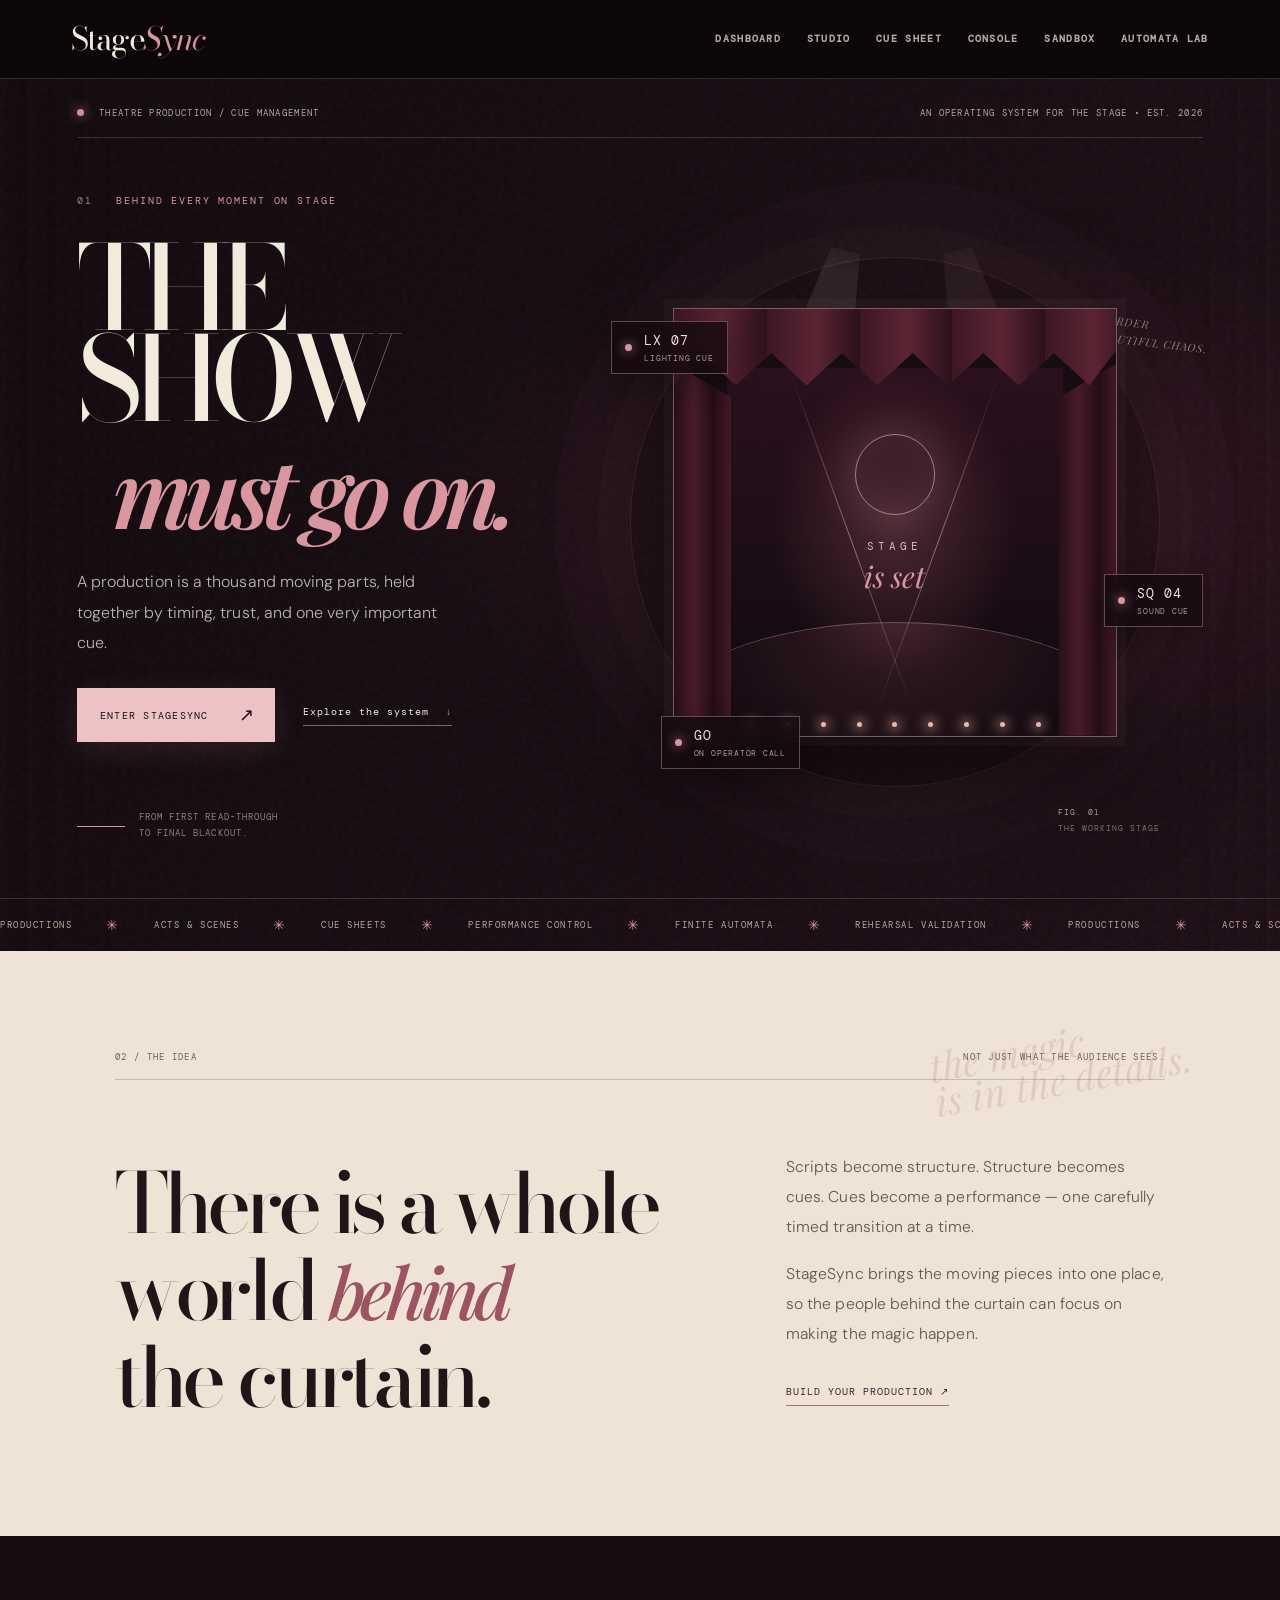
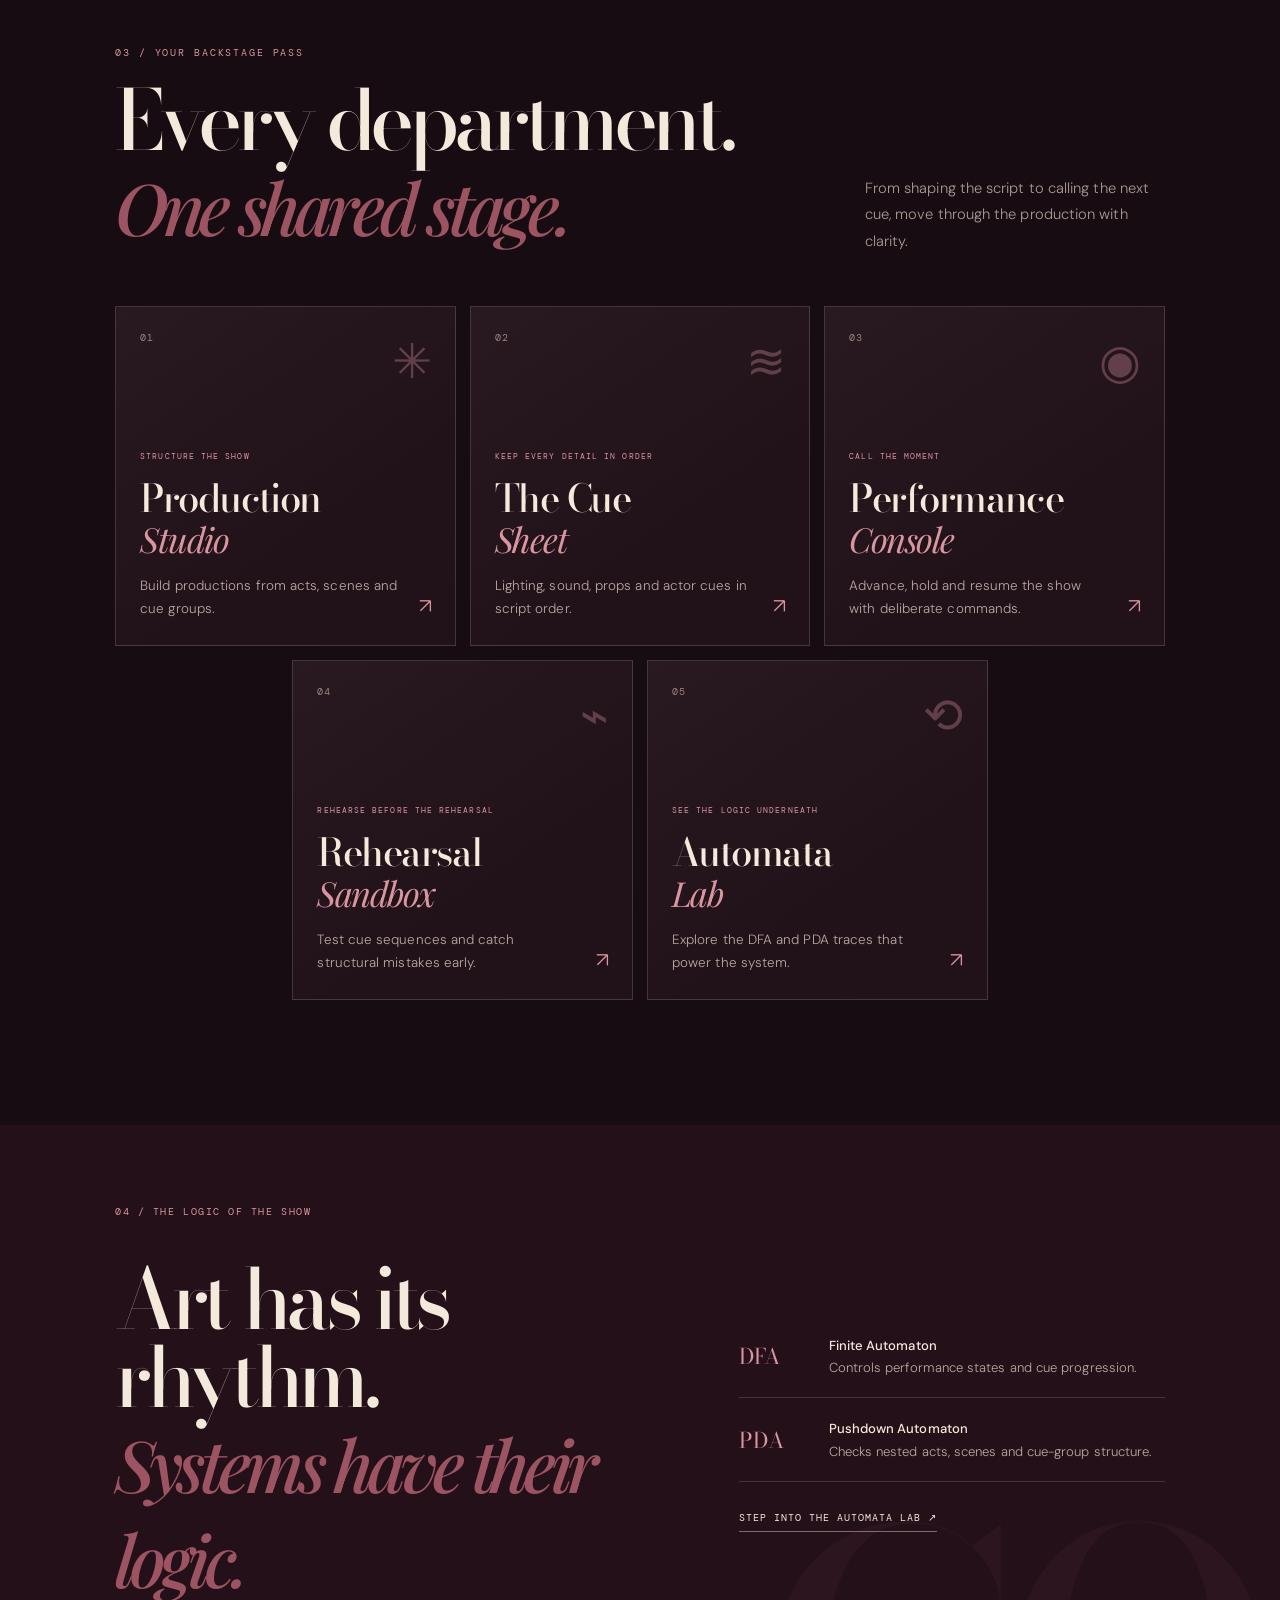
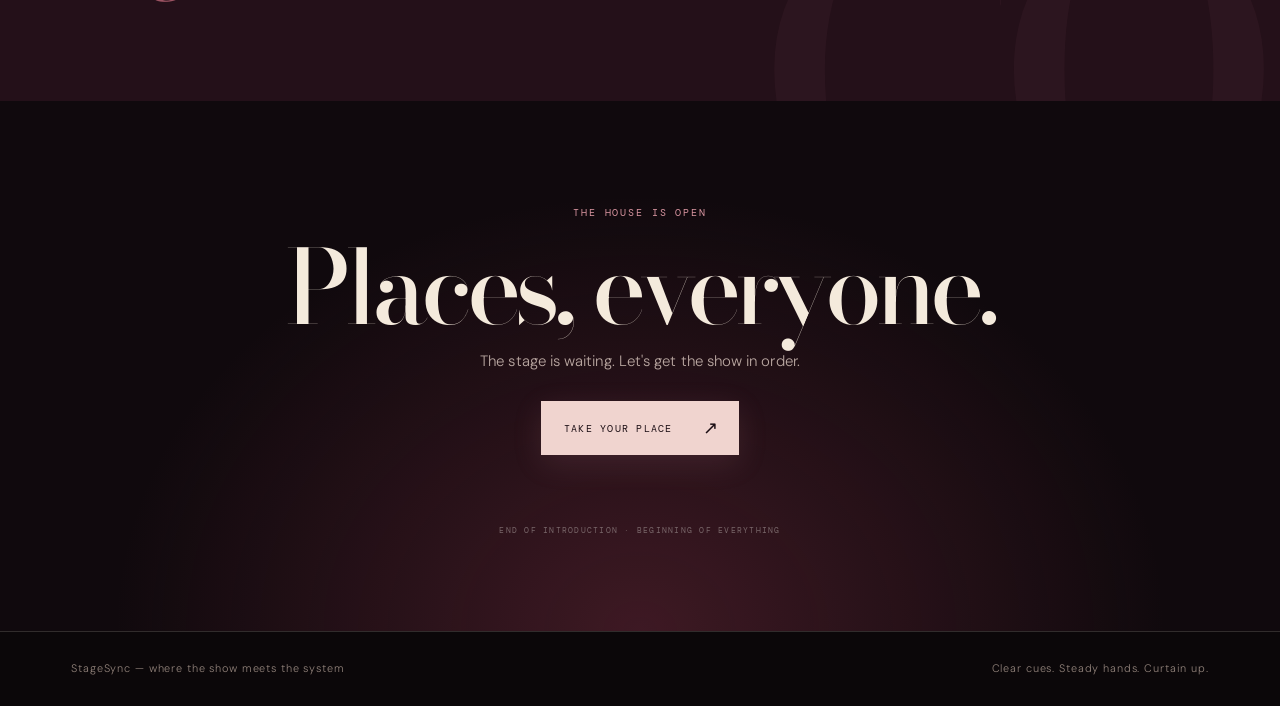
<file: index.html>
<!DOCTYPE html>
<html lang="en">
<head>
  <meta charset="UTF-8">
  <meta name="viewport" content="width=device-width, initial-scale=1">
  <meta name="theme-color" content="#10090d">
  <title>StageSync — The show, behind the scenes</title>
  <link rel="preconnect" href="https://fonts.googleapis.com">
  <link rel="preconnect" href="https://fonts.gstatic.com" crossorigin>
  <link href="https://fonts.googleapis.com/css2?family=Bodoni+Moda:opsz,wght@6..96,400;6..96,500;6..96,600;6..96,700;6..96,400;6..96,500&family=DM+Mono:wght@400;500&family=DM+Sans:wght@300;400;500;600;700&family=Playfair+Display:ital,wght@1,500;1,600&display=swap" rel="stylesheet">
  <link rel="stylesheet" href="css/base.css">
  <link rel="stylesheet" href="css/components.css">
  <link rel="stylesheet" href="css/pages.css">
  <link rel="stylesheet" href="css/immersive-home.css">
  <link rel="icon" href="/favicon.ico" sizes="any">
</head>
<body data-page="home">
  <div id="site-nav"></div>

  <main class="immersive-home">
    <section class="opening" aria-labelledby="opening-title">
      <div class="opening__grain" aria-hidden="true"></div>
      <div class="opening__curtain opening__curtain--left" aria-hidden="true"></div>
      <div class="opening__curtain opening__curtain--right" aria-hidden="true"></div>

      <div class="opening__meta">
        <span><i class="live-dot"></i> THEATRE PRODUCTION / CUE MANAGEMENT</span>
        <span>AN OPERATING SYSTEM FOR THE STAGE <b>·</b> EST. 2026</span>
      </div>

      <div class="opening__layout">
        <div class="opening__copy">
          <p class="opening__kicker"><span>01</span> &nbsp; BEHIND EVERY MOMENT ON STAGE</p>
          <h1 id="opening-title">THE SHOW<br><em>must go on.</em></h1>
          <p class="opening__description">A production is a thousand moving parts, held together by timing, trust, and one very important cue.</p>
          <div class="opening__actions">
            <a class="stage-button" href="dashboard.html">ENTER STAGESYNC <span>↗</span></a>
            <a class="opening__text-link" href="#the-world">Explore the system <span>↓</span></a>
          </div>
          <div class="opening__footnote">
            <span class="footnote__line"></span>
            <span>FROM FIRST READ-THROUGH<br>TO FINAL BLACKOUT.</span>
          </div>
        </div>

        <div class="stage-art" aria-label="An illustrated theatre stage with lighting and sound cue markers">
          <div class="stage-art__halo stage-art__halo--one"></div>
          <div class="stage-art__halo stage-art__halo--two"></div>
          <div class="stage-art__spot stage-art__spot--left"></div>
          <div class="stage-art__spot stage-art__spot--right"></div>
          <div class="stage-art__proscenium">
            <div class="stage-art__valance"></div>
            <div class="stage-art__wing stage-art__wing--left"></div>
            <div class="stage-art__wing stage-art__wing--right"></div>
            <div class="stage-art__backdrop">
              <div class="stage-art__moon"></div>
              <div class="stage-art__floor"></div>
              <div class="stage-art__beam stage-art__beam--one"></div>
              <div class="stage-art__beam stage-art__beam--two"></div>
              <div class="stage-art__center-mark">STAGE<br><i>is set</i></div>
            </div>
            <div class="stage-art__footlights"><i></i><i></i><i></i><i></i><i></i><i></i><i></i><i></i><i></i></div>
          </div>

          <div class="orbit-label orbit-label--lx"><span class="orbit-label__pin"></span><b>LX 07</b><small>LIGHTING CUE</small></div>
          <div class="orbit-label orbit-label--sq"><span class="orbit-label__pin"></span><b>SQ 04</b><small>SOUND CUE</small></div>
          <div class="orbit-label orbit-label--go"><span class="orbit-label__pin"></span><b>GO</b><small>ON OPERATOR CALL</small></div>
          <div class="stage-art__index">FIG. 01 <span>THE WORKING STAGE</span></div>
          <div class="stage-art__side-note">A LITTLE ORDER<br>IN THE BEAUTIFUL CHAOS.</div>
        </div>
      </div>

      <div class="opening__ticker" aria-label="StageSync capabilities">
        <div class="ticker__track">
          <span>PRODUCTIONS</span><i>✳</i><span>ACTS & SCENES</span><i>✳</i><span>CUE SHEETS</span><i>✳</i><span>PERFORMANCE CONTROL</span><i>✳</i><span>FINITE AUTOMATA</span><i>✳</i><span>REHEARSAL VALIDATION</span><i>✳</i>
          <span>PRODUCTIONS</span><i>✳</i><span>ACTS & SCENES</span><i>✳</i><span>CUE SHEETS</span><i>✳</i><span>PERFORMANCE CONTROL</span><i>✳</i><span>FINITE AUTOMATA</span><i>✳</i><span>REHEARSAL VALIDATION</span><i>✳</i>
        </div>
      </div>
    </section>

    <section class="manifesto" id="the-world">
      <div class="manifesto__topline"><span>02 / THE IDEA</span><span>NOT JUST WHAT THE AUDIENCE SEES.</span></div>
      <div class="manifesto__grid">
        <h2>There is a whole<br>world <em>behind</em><br>the curtain.</h2>
        <div class="manifesto__body">
          <p>Scripts become structure. Structure becomes cues. Cues become a performance — one carefully timed transition at a time.</p>
          <p>StageSync brings the moving pieces into one place, so the people behind the curtain can focus on making the magic happen.</p>
          <a href="production-studio.html" class="underlined-link">BUILD YOUR PRODUCTION <span>↗</span></a>
        </div>
      </div>
      <div class="manifesto__scribble" aria-hidden="true">the magic<br>is in the details.</div>
    </section>

    <section class="departments" aria-labelledby="departments-title">
      <div class="departments__heading">
        <div><p class="section-eyebrow">03 / YOUR BACKSTAGE PASS</p><h2 id="departments-title">Every department.<br><em>One shared stage.</em></h2></div>
        <p>From shaping the script to calling the next cue, move through the production with clarity.</p>
      </div>

      <div class="department-grid">
        <a class="department-card department-card--studio" href="production-studio.html">
          <span class="department-card__number">01</span><span class="department-card__symbol">✳</span>
          <div><small>STRUCTURE THE SHOW</small><h3>Production<br><em>Studio</em></h3><p>Build productions from acts, scenes and cue groups.</p></div>
          <span class="department-card__arrow">↗</span>
        </a>
        <a class="department-card department-card--sheet" href="cue-sheet.html">
          <span class="department-card__number">02</span><span class="department-card__symbol">≋</span>
          <div><small>KEEP EVERY DETAIL IN ORDER</small><h3>The Cue<br><em>Sheet</em></h3><p>Lighting, sound, props and actor cues in script order.</p></div>
          <span class="department-card__arrow">↗</span>
        </a>
        <a class="department-card department-card--console" href="performance-console.html">
          <span class="department-card__number">03</span><span class="department-card__symbol">◉</span>
          <div><small>CALL THE MOMENT</small><h3>Performance<br><em>Console</em></h3><p>Advance, hold and resume the show with deliberate commands.</p></div>
          <span class="department-card__arrow">↗</span>
        </a>
        <a class="department-card department-card--sandbox" href="rehearsal-sandbox.html">
          <span class="department-card__number">04</span><span class="department-card__symbol">⌁</span>
          <div><small>REHEARSE BEFORE THE REHEARSAL</small><h3>Rehearsal<br><em>Sandbox</em></h3><p>Test cue sequences and catch structural mistakes early.</p></div>
          <span class="department-card__arrow">↗</span>
        </a>
        <a class="department-card department-card--automata" href="automata-visualiser.html">
          <span class="department-card__number">05</span><span class="department-card__symbol">⟲</span>
          <div><small>SEE THE LOGIC UNDERNEATH</small><h3>Automata<br><em>Lab</em></h3><p>Explore the DFA and PDA traces that power the system.</p></div>
          <span class="department-card__arrow">↗</span>
        </a>
      </div>
    </section>

    <section class="logic-note">
      <div class="logic-note__label">04 / THE LOGIC OF THE SHOW</div>
      <div class="logic-note__main">
        <h2>Art has its rhythm.<br><em>Systems have their logic.</em></h2>
        <div class="logic-note__details">
          <div><span class="logic-note__glyph">DFA</span><p><b>Finite Automaton</b><br>Controls performance states and cue progression.</p></div>
          <div><span class="logic-note__glyph">PDA</span><p><b>Pushdown Automaton</b><br>Checks nested acts, scenes and cue-group structure.</p></div>
          <a class="underlined-link" href="automata-visualiser.html">STEP INTO THE AUTOMATA LAB <span>↗</span></a>
        </div>
      </div>
      <div class="logic-note__watermark" aria-hidden="true">GO</div>
    </section>

    <section class="finale">
      <p class="section-eyebrow">THE HOUSE IS OPEN</p>
      <h2>Places, everyone.</h2>
      <p>The stage is waiting. Let's get the show in order.</p>
      <a class="stage-button stage-button--light" href="dashboard.html">TAKE YOUR PLACE <span>↗</span></a>
      <span class="finale__curtain-note">END OF INTRODUCTION · BEGINNING OF EVERYTHING</span>
    </section>
  </main>

  <div id="site-footer"></div>

  <script src="js/data.js"></script>
  <script src="js/api.js"></script>
  <script src="js/components.js"></script>
</body>
</html>
</file>
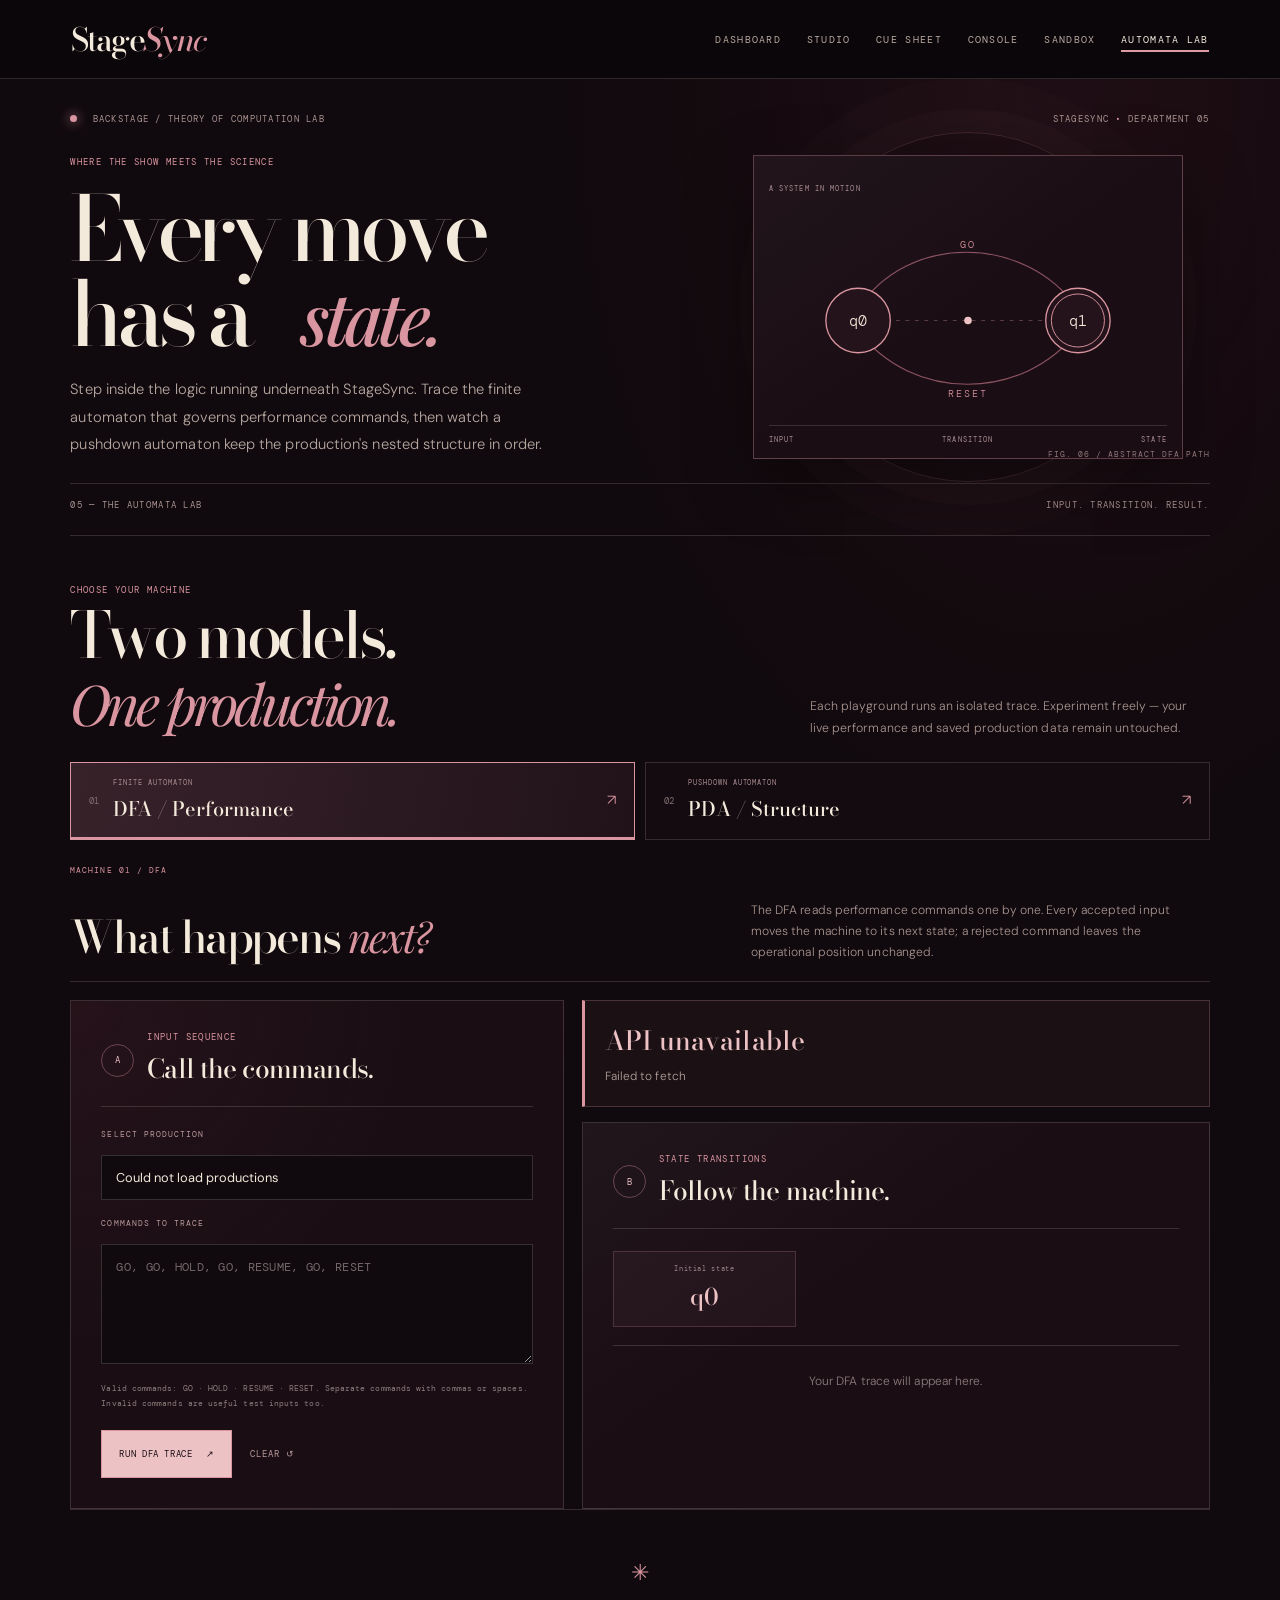
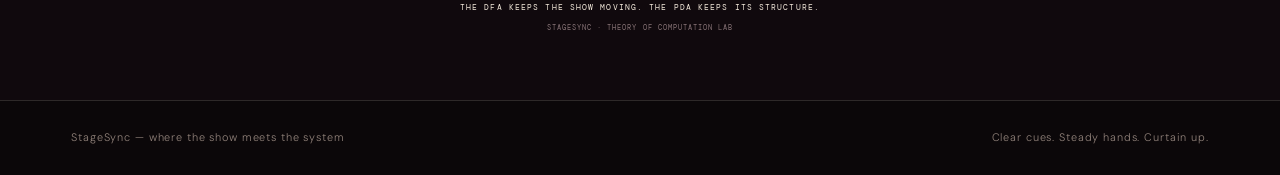
<file: automata-visualiser.html>
<!DOCTYPE html>
<html lang="en">
<head>
  <meta charset="UTF-8">
  <meta name="viewport" content="width=device-width, initial-scale=1">
  <meta name="theme-color" content="#10090d">
  <title>Automata Lab — StageSync</title>
  <link rel="preconnect" href="https://fonts.googleapis.com">
  <link rel="preconnect" href="https://fonts.gstatic.com" crossorigin>
  <link href="https://fonts.googleapis.com/css2?family=Bodoni+Moda:opsz,wght@6..96,400;6..96,500;6..96,600;6..96,700&family=DM+Mono:wght@400;500&family=DM+Sans:wght@300;400;500;600;700&family=Playfair+Display:ital,wght@1,500;1,600&display=swap" rel="stylesheet">
  <link rel="stylesheet" href="css/base.css">
  <link rel="stylesheet" href="css/components.css">
  <link rel="stylesheet" href="css/pages.css">
  <link rel="stylesheet" href="css/automata-immersive.css">
  <link rel="icon" href="/favicon.ico" sizes="any">
</head>
<body data-page="automata">
  <div id="site-nav"></div>

  <main class="automata-page">
    <div class="automata-shell">
      <header class="automata-opening">
        <div class="automata-opening__topline">
          <span><i class="automata-live-dot"></i> BACKSTAGE / THEORY OF COMPUTATION LAB</span>
          <span>STAGESYNC <b>·</b> DEPARTMENT 05</span>
        </div>
        <div class="automata-opening__main">
          <div>
            <p class="automata-eyebrow">WHERE THE SHOW MEETS THE SCIENCE</p>
            <h1>Every move<br>has a <em>state.</em></h1>
            <p class="automata-opening__copy">Step inside the logic running underneath StageSync. Trace the finite automaton that governs performance commands, then watch a pushdown automaton keep the production's nested structure in order.</p>
          </div>
          <div class="automata-opening__art" aria-hidden="true">
            <div class="automata-orbit automata-orbit--outer"></div>
            <div class="automata-orbit automata-orbit--inner"></div>
            <div class="automata-art__diagram">
              <span class="automata-art__caption">A SYSTEM IN MOTION</span>
              <svg viewBox="0 0 420 230" role="presentation">
                <defs>
                  <marker id="auto-arrow" markerWidth="7" markerHeight="7" refX="5" refY="3" orient="auto"><path d="M0 0 L6 3 L0 6" fill="none" stroke="#d995a0" stroke-width="1"/></marker>
                </defs>
                <path d="M94 112 C145 32 270 32 326 112" fill="none" stroke="#8c5361" stroke-width="1.2" marker-end="url(#auto-arrow)"/>
                <path d="M326 135 C268 210 151 210 94 135" fill="none" stroke="#8c5361" stroke-width="1.2" marker-end="url(#auto-arrow)"/>
                <path d="M94 124 L326 124" stroke="#60404a" stroke-dasharray="4 6"/>
                <circle cx="94" cy="124" r="34" fill="#24131b" stroke="#d995a0" stroke-width="1.4"/>
                <circle cx="326" cy="124" r="34" fill="#24131b" stroke="#d995a0" stroke-width="1.4"/>
                <circle cx="326" cy="124" r="28" fill="none" stroke="#d995a0" stroke-width="1"/>
                <text x="94" y="130" text-anchor="middle" fill="#f4eadc" font-family="DM Mono" font-size="16">q0</text>
                <text x="326" y="130" text-anchor="middle" fill="#f4eadc" font-family="DM Mono" font-size="16">q1</text>
                <text x="210" y="48" text-anchor="middle" fill="#d995a0" font-family="DM Mono" font-size="11" letter-spacing="2">GO</text>
                <text x="210" y="205" text-anchor="middle" fill="#d995a0" font-family="DM Mono" font-size="11" letter-spacing="2">RESET</text>
                <circle cx="210" cy="124" r="4" fill="#edc2c5"/>
              </svg>
              <div class="automata-art__footer"><span>INPUT</span><span>TRANSITION</span><span>STATE</span></div>
            </div>
            <span class="automata-opening__figure">FIG. 06 / ABSTRACT DFA PATH</span>
          </div>
        </div>
        <div class="automata-opening__foot">
          <span>05 — THE AUTOMATA LAB</span>
          <span>INPUT. TRANSITION. RESULT.</span>
        </div>
      </header>

      <section class="automata-lab">
        <div class="automata-lab__heading">
          <div><p class="automata-eyebrow">CHOOSE YOUR MACHINE</p><h2>Two models.<br><em>One production.</em></h2></div>
          <p class="automata-lab__note">Each playground runs an isolated trace. Experiment freely — your live performance and saved production data remain untouched.</p>
        </div>

        <div class="automata-tabs" role="tablist" aria-label="Automata modes">
          <button class="automata-tab is-active" type="button" data-tab="fa" role="tab" aria-selected="true">
            <span class="automata-tab__number">01</span><span><small>FINITE AUTOMATON</small><b>DFA / Performance</b></span><span class="automata-tab__arrow">↗</span>
          </button>
          <button class="automata-tab" type="button" data-tab="pda" role="tab" aria-selected="false">
            <span class="automata-tab__number">02</span><span><small>PUSHDOWN AUTOMATON</small><b>PDA / Structure</b></span><span class="automata-tab__arrow">↗</span>
          </button>
        </div>

        <section class="automata-panel is-active" id="panel-fa" role="tabpanel">
          <div class="automata-panel__intro">
            <span class="automata-panel__tag">MACHINE 01 / DFA</span>
            <h3>What happens <em>next?</em></h3>
            <p>The DFA reads performance commands one by one. Every accepted input moves the machine to its next state; a rejected command leaves the operational position unchanged.</p>
          </div>
          <div class="automata-grid">
            <div class="automata-card automata-card--input">
              <div class="automata-card__heading"><span class="automata-card__index">A</span><div><p class="automata-eyebrow">INPUT SEQUENCE</p><h2>Call the commands.</h2></div></div>
              <label class="field">
                <span class="field__label">SELECT PRODUCTION</span>
                <select class="input" id="fa-production"></select>
              </label>
              <label class="field">
                <span class="field__label">COMMANDS TO TRACE</span>
                <textarea class="input input--area automata-input" id="fa-input" placeholder="GO, GO, HOLD, GO, RESUME, GO, RESET"></textarea>
              </label>
              <p class="automata-help">Valid commands: GO · HOLD · RESUME · RESET. Separate commands with commas or spaces. Invalid commands are useful test inputs too.</p>
              <div class="automata-actions">
                <button class="btn btn--primary" id="fa-run" type="button">Run DFA trace <span>↗</span></button>
                <button class="link-btn" id="fa-clear" type="button">Clear ↺</button>
              </div>
            </div>
            <div class="automata-output">
              <div id="fa-verdict" class="automata-result">
                <div class="automata-result__title">Awaiting input</div>
                <p>Run a command sequence to see each state transition.</p>
              </div>
              <div class="automata-card automata-card--trace">
                <div class="automata-card__heading"><span class="automata-card__index">B</span><div><p class="automata-eyebrow">STATE TRANSITIONS</p><h2>Follow the machine.</h2></div></div>
                <div id="fa-states" class="automata-state-row">
                  <div class="automata-state"><small>Initial state</small><strong>q0</strong></div>
                </div>
                <div id="fa-trace" class="automata-trace"><p class="automata-empty">Your DFA trace will appear here.</p></div>
              </div>
            </div>
          </div>
        </section>

        <section class="automata-panel" id="panel-pda" role="tabpanel">
          <div class="automata-panel__intro">
            <span class="automata-panel__tag">MACHINE 02 / PDA</span>
            <h3>Does the structure <em>hold?</em></h3>
            <p>The PDA checks nested acts, scenes and cue groups using a stack. Open a structure to push it; close it to match and pop the most recently opened element.</p>
          </div>
          <div class="automata-grid">
            <div class="automata-card automata-card--input">
              <div class="automata-card__heading"><span class="automata-card__index">A</span><div><p class="automata-eyebrow">STRUCTURAL INPUT</p><h2>Build the nesting.</h2></div></div>
              <label class="field">
                <span class="field__label">OPEN / CLOSE SYMBOLS</span>
                <textarea class="input input--area automata-input" id="pda-input" placeholder="OPEN_ACT, OPEN_SCENE, OPEN_GROUP, CLOSE_GROUP, CLOSE_SCENE, CLOSE_ACT"></textarea>
              </label>
              <p class="automata-help">Symbols: OPEN_ACT / CLOSE_ACT · OPEN_SCENE / CLOSE_SCENE · OPEN_GROUP / CLOSE_GROUP. The stack begins with the bottom marker $.</p>
              <div class="automata-actions">
                <button class="btn btn--primary" id="pda-run" type="button">Run PDA trace <span>↗</span></button>
                <button class="link-btn" id="pda-clear" type="button">Clear ↺</button>
              </div>
              <div class="automata-pda-note"><span>STACK RULE</span><p>A closing event must match the most recently opened structure. The sequence is accepted only when the stack returns to its bottom marker.</p></div>
            </div>
            <div class="automata-output">
              <div id="pda-verdict" class="automata-result">
                <div class="automata-result__title">Awaiting input</div>
                <p>Run a symbol sequence to watch the stack.</p>
              </div>
              <div class="automata-card automata-card--trace">
                <div class="automata-card__heading"><span class="automata-card__index">B</span><div><p class="automata-eyebrow">STACK OPERATIONS</p><h2>Watch it build.</h2></div></div>
                <p class="automata-stack-caption">BOTTOM → TOP</p>
                <div id="pda-stack" class="stack-view"><span class="stack-token is-bottom">$</span></div>
                <div id="pda-trace" class="automata-trace"><p class="automata-empty">Your PDA trace will appear here.</p></div>
              </div>
            </div>
          </div>
        </section>
      </section>

      <footer class="automata-closing">
        <span>✳</span>
        <p>THE DFA KEEPS THE SHOW MOVING. THE PDA KEEPS ITS STRUCTURE.</p>
        <small>STAGESYNC · THEORY OF COMPUTATION LAB</small>
      </footer>
    </div>
  </main>

  <div id="site-footer"></div>
  <script src="js/data.js"></script>
  <script src="js/api.js"></script>
  <script src="js/components.js"></script>
  <script src="js/automata.js"></script>
</body>
</html>
</file>
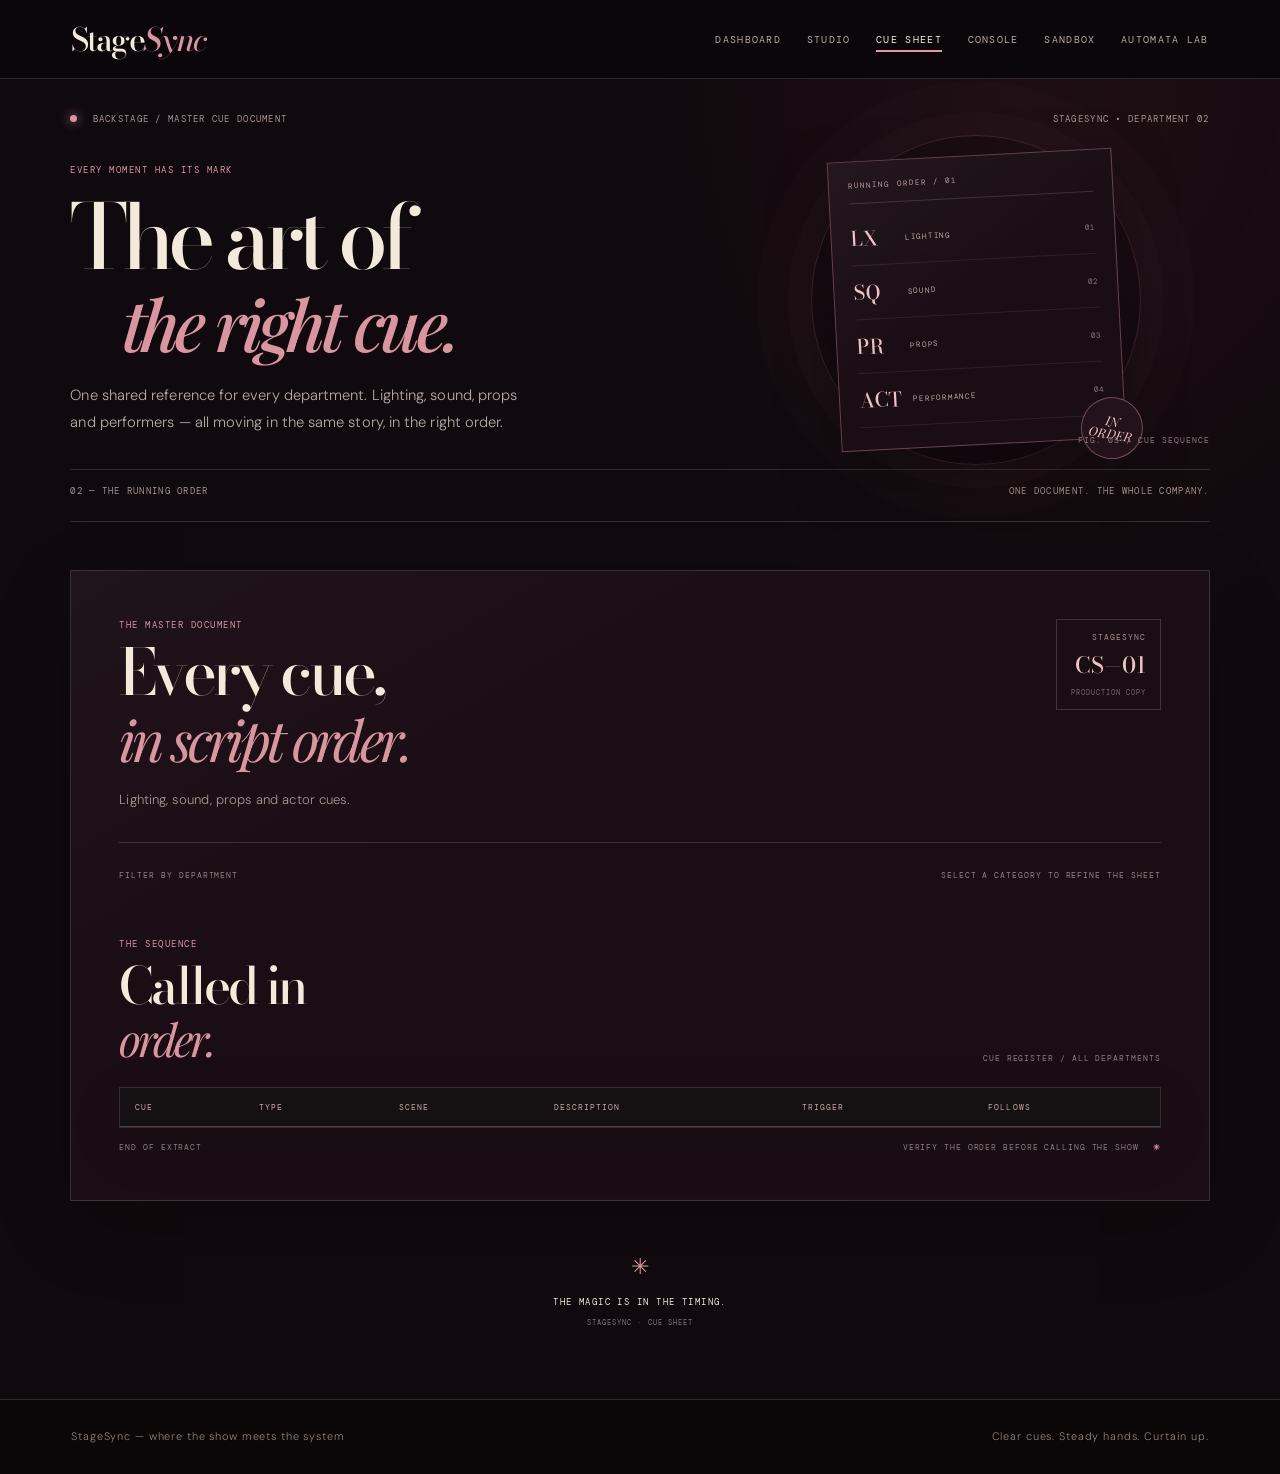
<file: cue-sheet.html>
<!DOCTYPE html>
<html lang="en">
<head>
  <meta charset="UTF-8">
  <meta name="viewport" content="width=device-width, initial-scale=1">
  <meta name="theme-color" content="#10090d">
  <title>Cue Sheet — StageSync</title>
  <link rel="preconnect" href="https://fonts.googleapis.com">
  <link rel="preconnect" href="https://fonts.gstatic.com" crossorigin>
  <link href="https://fonts.googleapis.com/css2?family=Bodoni+Moda:opsz,wght@6..96,400;6..96,500;6..96,600;6..96,700&family=DM+Mono:wght@400;500&family=DM+Sans:wght@300;400;500;600;700&family=Playfair+Display:ital,wght@1,500;1,600&display=swap" rel="stylesheet">
  <link rel="stylesheet" href="css/base.css">
  <link rel="stylesheet" href="css/components.css">
  <link rel="stylesheet" href="css/pages.css">
  <link rel="stylesheet" href="css/cues-immersive.css">
  <link rel="icon" href="/favicon.ico" sizes="any">
</head>
<body data-page="cues">
  <div id="site-nav"></div>

  <main class="cues-page">
    <div class="cues-shell">
      <header class="cues-opening">
        <div class="cues-opening__topline">
          <span><i class="cues-live-dot"></i> BACKSTAGE / MASTER CUE DOCUMENT</span>
          <span>STAGESYNC <b>·</b> DEPARTMENT 02</span>
        </div>
        <div class="cues-opening__main">
          <div>
            <p class="cues-eyebrow">EVERY MOMENT HAS ITS MARK</p>
            <h1>The art of<br><em>the right cue.</em></h1>
            <p class="cues-opening__copy">One shared reference for every department. Lighting, sound, props and performers — all moving in the same story, in the right order.</p>
          </div>
          <div class="cues-opening__art" aria-hidden="true">
            <div class="cues-orbit cues-orbit--outer"></div>
            <div class="cues-orbit cues-orbit--inner"></div>
            <div class="cues-art__sheet">
              <span class="cues-art__overline">RUNNING ORDER / 01</span>
              <span class="cues-art__rule"></span>
              <span class="cues-art__row"><b>LX</b><i>LIGHTING</i><small>01</small></span>
              <span class="cues-art__row"><b>SQ</b><i>SOUND</i><small>02</small></span>
              <span class="cues-art__row"><b>PR</b><i>PROPS</i><small>03</small></span>
              <span class="cues-art__row"><b>ACT</b><i>PERFORMANCE</i><small>04</small></span>
              <span class="cues-art__stamp">IN<br>ORDER</span>
            </div>
            <span class="cues-opening__figure">FIG. 03 / CUE SEQUENCE</span>
          </div>
        </div>
        <div class="cues-opening__foot">
          <span>02 — THE RUNNING ORDER</span>
          <span>ONE DOCUMENT. THE WHOLE COMPANY.</span>
        </div>
      </header>

      <section class="cues-document">
        <div class="cues-document__head">
          <div>
            <p class="cues-eyebrow">THE MASTER DOCUMENT</p>
            <h2 id="cue-title">Every cue,<br><em>in script order.</em></h2>
            <p id="cue-subtitle" class="cues-document__subtitle">Lighting, sound, props and actor cues.</p>
          </div>
          <div class="cues-document__folio">
            <span>STAGESYNC</span>
            <b>CS—01</b>
            <small>PRODUCTION COPY</small>
          </div>
        </div>

        <div class="cues-filter-heading">
          <span>FILTER BY DEPARTMENT</span>
          <span>SELECT A CATEGORY TO REFINE THE SHEET</span>
        </div>
        <div class="filters cues-filters" id="filters" role="tablist" aria-label="Filter by cue type"></div>

        <div class="cues-table-heading">
          <div><span class="cues-eyebrow">THE SEQUENCE</span><h3>Called in<br><em>order.</em></h3></div>
          <span class="cues-table-heading__note">CUE REGISTER / ALL DEPARTMENTS</span>
        </div>

        <div class="table-wrap cues-table-wrap">
          <table class="table cues-table">
            <thead>
              <tr>
                <th>Cue</th>
                <th>Type</th>
                <th>Scene</th>
                <th>Description</th>
                <th>Trigger</th>
                <th>Follows</th>
              </tr>
            </thead>
            <tbody id="cue-rows"></tbody>
          </table>
        </div>
        <div class="cues-document__foot">
          <span>END OF EXTRACT</span>
          <span>VERIFY THE ORDER BEFORE CALLING THE SHOW <b>✳</b></span>
        </div>
      </section>
      <footer class="cues-closing">
        <span>✳</span>
        <p>THE MAGIC IS IN THE TIMING.</p>
        <small>STAGESYNC · CUE SHEET</small>
      </footer>
    </div>
  </main>

  <div id="site-footer"></div>

  <script src="js/data.js"></script>
  <script src="js/api.js"></script>
  <script src="js/components.js"></script>
  <script src="js/cue-sheet.js"></script>
</body>
</html>
</file>
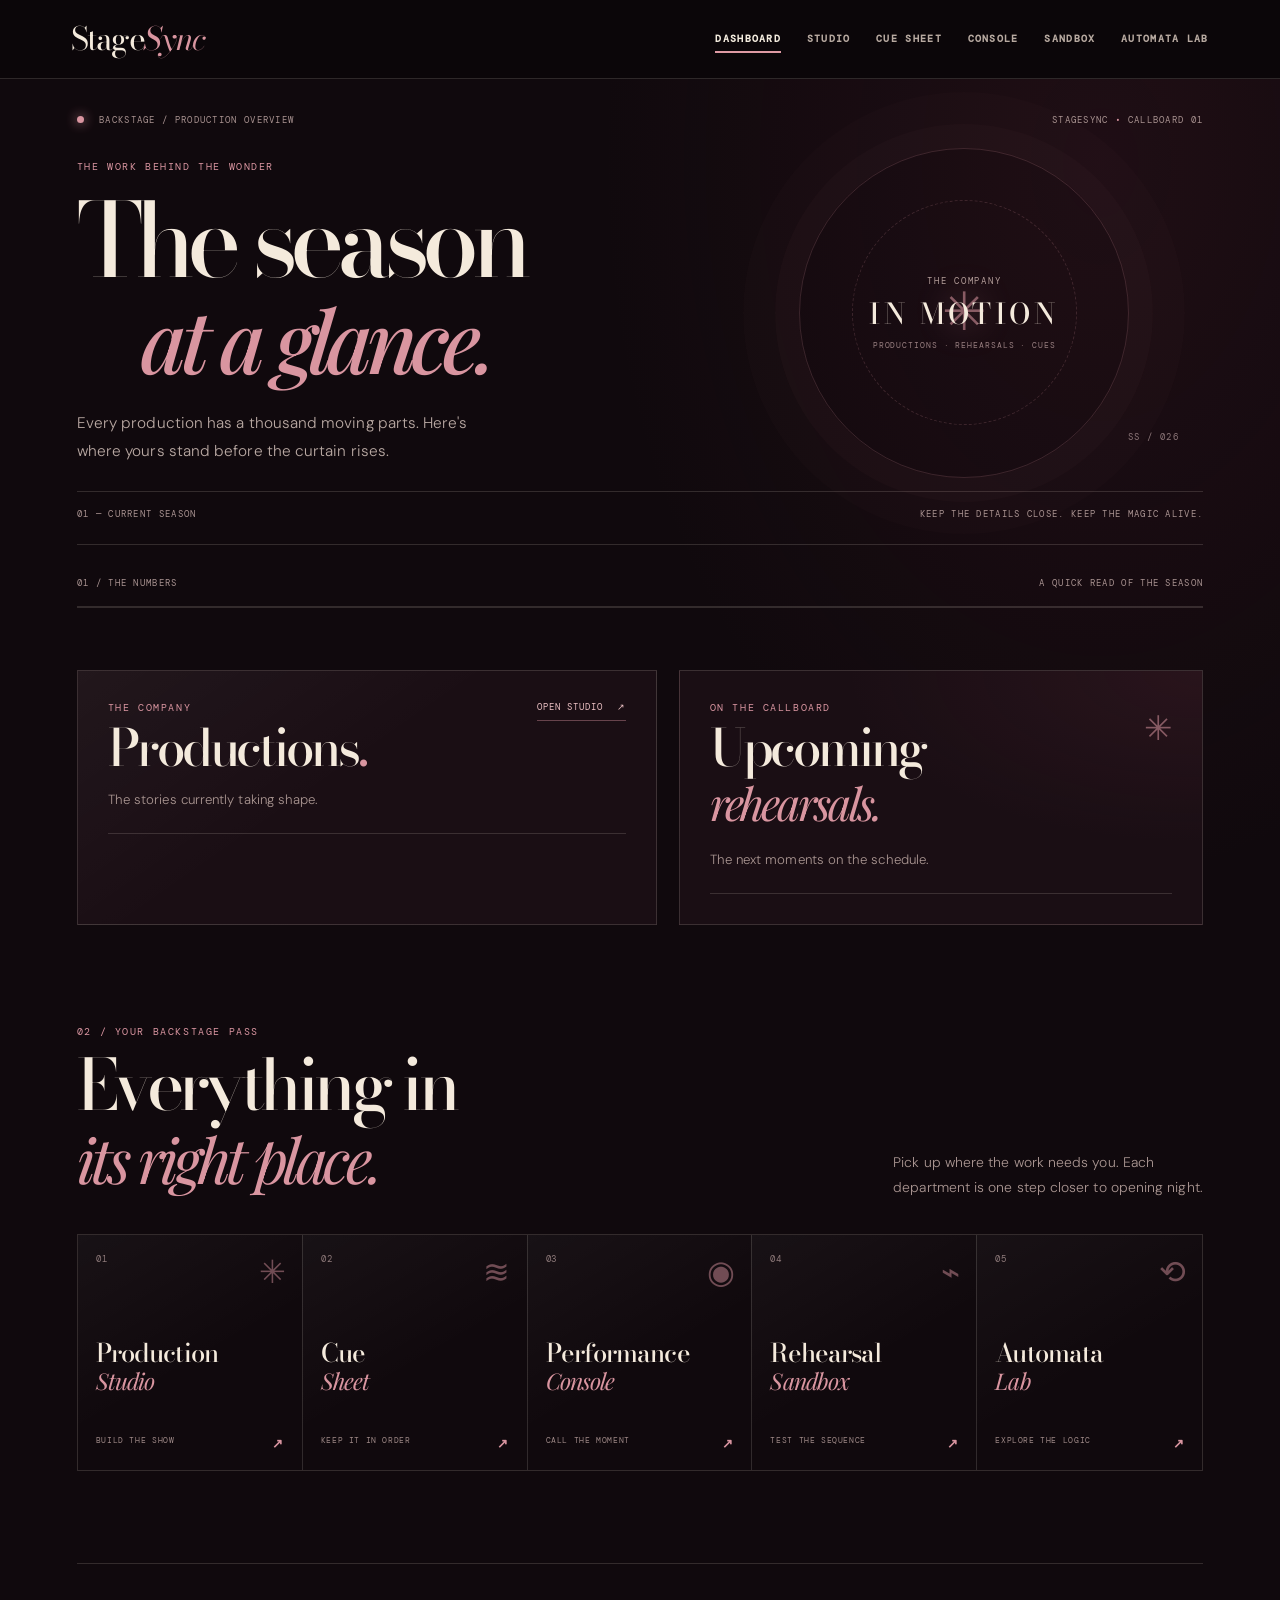
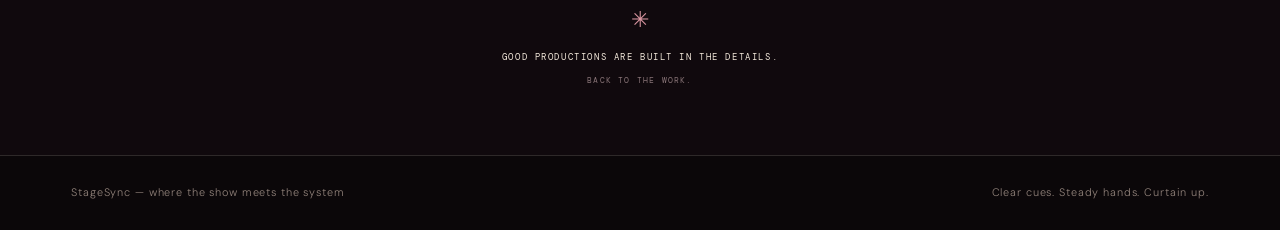
<file: dashboard.html>
<!DOCTYPE html>
<html lang="en">
<head>
  <meta charset="UTF-8">
  <meta name="viewport" content="width=device-width, initial-scale=1">
  <meta name="theme-color" content="#10090d">
  <title>Backstage Dashboard — StageSync</title>
  <link rel="preconnect" href="https://fonts.googleapis.com">
  <link rel="preconnect" href="https://fonts.gstatic.com" crossorigin>
  <link href="https://fonts.googleapis.com/css2?family=Bodoni+Moda:opsz,wght@6..96,400;6..96,500;6..96,600;6..96,700&family=DM+Mono:wght@400;500&family=DM+Sans:wght@300;400;500;600;700&family=Playfair+Display:ital,wght@1,500;1,600&display=swap" rel="stylesheet">
  <link rel="stylesheet" href="css/base.css">
  <link rel="stylesheet" href="css/components.css">
  <link rel="stylesheet" href="css/pages.css">
  <link rel="stylesheet" href="css/dashboard-immersive.css">
  <link rel="icon" href="/favicon.ico" sizes="any">
</head>
<body data-page="dashboard">
  <div id="site-nav"></div>

  <main class="dashboard-page">
    <div class="dashboard-shell">
      <header class="dash-opening">
        <div class="dash-opening__topline">
          <span><i class="dash-live-dot"></i> BACKSTAGE / PRODUCTION OVERVIEW</span>
          <span>STAGESYNC <b>·</b> CALLBOARD 01</span>
        </div>
        <div class="dash-opening__main">
          <div>
            <p class="dash-eyebrow">THE WORK BEHIND THE WONDER</p>
            <h1>The season<br><em>at a glance.</em></h1>
            <p class="dash-opening__description">Every production has a thousand moving parts. Here's where yours stand before the curtain rises.</p>
          </div>
          <div class="dash-opening__aside" aria-hidden="true">
            <div class="dash-opening__orbit dash-opening__orbit--outer"></div>
            <div class="dash-opening__orbit dash-opening__orbit--inner"></div>
            <div class="dash-opening__cross">✳</div>
            <div class="dash-opening__aside-label"><span>THE COMPANY</span><b>IN MOTION</b><small>PRODUCTIONS · REHEARSALS · CUES</small></div>
            <span class="dash-opening__serial">SS / 026</span>
          </div>
        </div>
        <div class="dash-opening__bottom">
          <span>01 — CURRENT SEASON</span>
          <span>KEEP THE DETAILS CLOSE. KEEP THE MAGIC ALIVE.</span>
        </div>
      </header>

      <section class="dash-stat-section" aria-label="Production summary">
        <div class="dash-section-kicker"><span>01 / THE NUMBERS</span><span>A QUICK READ OF THE SEASON</span></div>
        <div class="stats" id="stats" aria-label="Summary"></div>
      </section>

      <div class="dash-workbench">
        <section class="dash-panel dash-panel--productions">
          <div class="dash-panel__heading">
            <div><p class="dash-eyebrow">THE COMPANY</p><h2>Productions<span>.</span></h2></div>
            <a class="dash-inline-link" href="production-studio.html">OPEN STUDIO <span>↗</span></a>
          </div>
          <p class="dash-panel__intro">The stories currently taking shape.</p>
          <div id="productions" class="dash-production-list"></div>
        </section>

        <section class="dash-panel dash-panel--rehearsals">
          <div class="dash-panel__heading">
            <div><p class="dash-eyebrow">ON THE CALLBOARD</p><h2>Upcoming<br><em>rehearsals.</em></h2></div>
            <span class="dash-calendar-mark" aria-hidden="true">✳</span>
          </div>
          <p class="dash-panel__intro">The next moments on the schedule.</p>
          <div id="rehearsals" class="dash-rehearsal-list"></div>
        </section>
      </div>

      <section class="dash-departments">
        <div class="dash-departments__heading">
          <div><p class="dash-eyebrow">02 / YOUR BACKSTAGE PASS</p><h2>Everything in<br><em>its right place.</em></h2></div>
          <p>Pick up where the work needs you. Each department is one step closer to opening night.</p>
        </div>
        <div class="dash-shortcuts">
          <a class="dash-shortcut" href="production-studio.html"><span class="dash-shortcut__num">01</span><span class="dash-shortcut__icon">✳</span><span class="dash-shortcut__title">Production<br><em>Studio</em></span><span class="dash-shortcut__foot">BUILD THE SHOW <b>↗</b></span></a>
          <a class="dash-shortcut" href="cue-sheet.html"><span class="dash-shortcut__num">02</span><span class="dash-shortcut__icon">≋</span><span class="dash-shortcut__title">Cue<br><em>Sheet</em></span><span class="dash-shortcut__foot">KEEP IT IN ORDER <b>↗</b></span></a>
          <a class="dash-shortcut" href="performance-console.html"><span class="dash-shortcut__num">03</span><span class="dash-shortcut__icon">◉</span><span class="dash-shortcut__title">Performance<br><em>Console</em></span><span class="dash-shortcut__foot">CALL THE MOMENT <b>↗</b></span></a>
          <a class="dash-shortcut" href="rehearsal-sandbox.html"><span class="dash-shortcut__num">04</span><span class="dash-shortcut__icon">⌁</span><span class="dash-shortcut__title">Rehearsal<br><em>Sandbox</em></span><span class="dash-shortcut__foot">TEST THE SEQUENCE <b>↗</b></span></a>
          <a class="dash-shortcut" href="automata-visualiser.html"><span class="dash-shortcut__num">05</span><span class="dash-shortcut__icon">⟲</span><span class="dash-shortcut__title">Automata<br><em>Lab</em></span><span class="dash-shortcut__foot">EXPLORE THE LOGIC <b>↗</b></span></a>
        </div>
      </section>

      <section class="dash-closing">
        <span class="dash-closing__ornament">✳</span>
        <p>GOOD PRODUCTIONS ARE BUILT IN THE DETAILS.</p>
        <span>BACK TO THE WORK.</span>
      </section>
    </div>
  </main>

  <div id="site-footer"></div>

  <script src="js/data.js"></script>
  <script src="js/api.js"></script>
  <script src="js/components.js"></script>
  <script src="js/dashboard.js"></script>
</body>
</html>
</file>
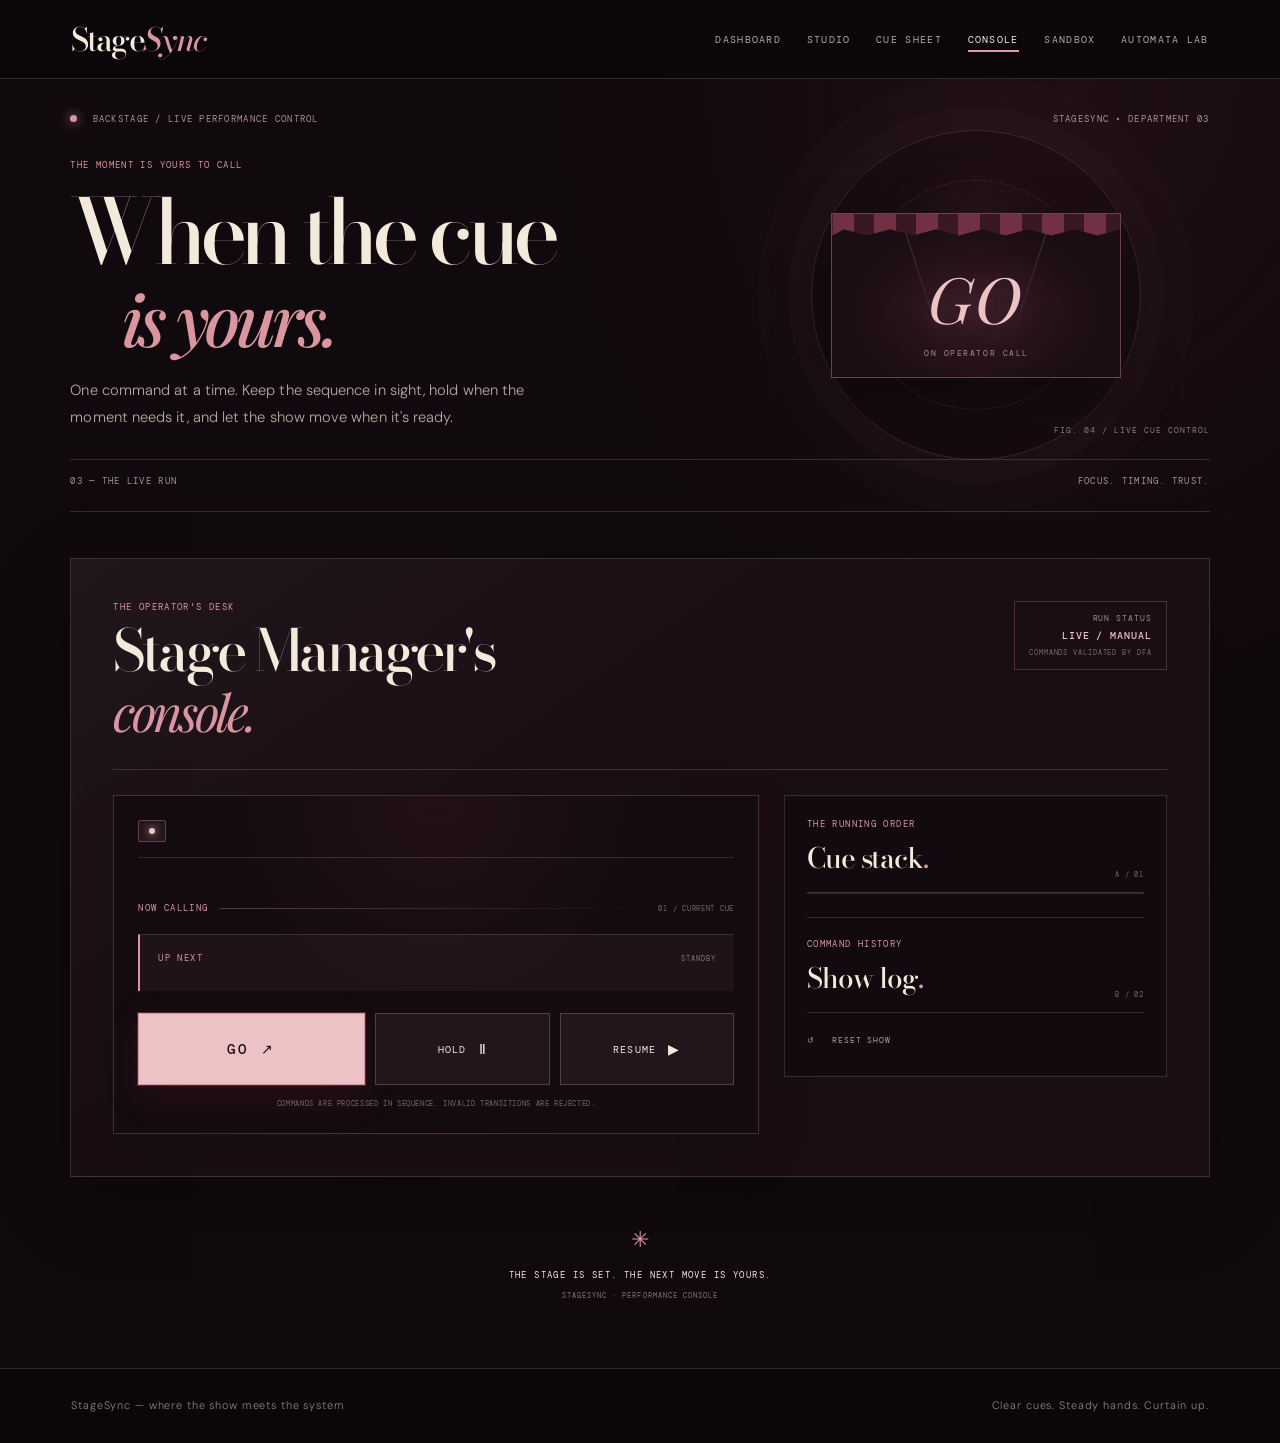
<file: performance-console.html>
<!DOCTYPE html>
<html lang="en">
<head>
  <meta charset="UTF-8">
  <meta name="viewport" content="width=device-width, initial-scale=1">
  <meta name="theme-color" content="#10090d">
  <title>Performance Console — StageSync</title>
  <link rel="preconnect" href="https://fonts.googleapis.com">
  <link rel="preconnect" href="https://fonts.gstatic.com" crossorigin>
  <link href="https://fonts.googleapis.com/css2?family=Bodoni+Moda:opsz,wght@6..96,400;6..96,500;6..96,600;6..96,700&family=DM+Mono:wght@400;500&family=DM+Sans:wght@300;400;500;600;700&family=Playfair+Display:ital,wght@1,500;1,600&display=swap" rel="stylesheet">
  <link rel="stylesheet" href="css/base.css">
  <link rel="stylesheet" href="css/components.css">
  <link rel="stylesheet" href="css/pages.css">
  <link rel="stylesheet" href="css/console-immersive.css">
  <link rel="icon" href="/favicon.ico" sizes="any">
</head>
<body data-page="console">
  <div id="site-nav"></div>

  <main class="performance-page">
    <div class="performance-shell">
      <header class="performance-opening">
        <div class="performance-opening__topline">
          <span><i class="performance-live-dot"></i> BACKSTAGE / LIVE PERFORMANCE CONTROL</span>
          <span>STAGESYNC <b>·</b> DEPARTMENT 03</span>
        </div>
        <div class="performance-opening__main">
          <div>
            <p class="performance-eyebrow">THE MOMENT IS YOURS TO CALL</p>
            <h1>When the cue<br><em>is yours.</em></h1>
            <p class="performance-opening__copy">One command at a time. Keep the sequence in sight, hold when the moment needs it, and let the show move when it's ready.</p>
          </div>
          <div class="performance-opening__art" aria-hidden="true">
            <div class="performance-orbit performance-orbit--outer"></div>
            <div class="performance-orbit performance-orbit--inner"></div>
            <div class="performance-art__spotlight"></div>
            <div class="performance-art__stage">
              <span class="performance-art__curtain"></span>
              <span class="performance-art__beam performance-art__beam--left"></span>
              <span class="performance-art__beam performance-art__beam--right"></span>
              <span class="performance-art__stage-mark">GO</span>
              <span class="performance-art__stage-caption">ON OPERATOR CALL</span>
            </div>
            <span class="performance-art__fig">FIG. 04 / LIVE CUE CONTROL</span>
          </div>
        </div>
        <div class="performance-opening__foot">
          <span>03 — THE LIVE RUN</span>
          <span>FOCUS. TIMING. TRUST.</span>
        </div>
      </header>

      <section class="performance-console">
        <div class="performance-console__topline">
          <div>
            <p class="performance-eyebrow">THE OPERATOR'S DESK</p>
            <h2 id="console-title">Stage Manager's<br><em>console.</em></h2>
          </div>
          <div class="performance-console__folio">
            <span>RUN STATUS</span>
            <b>LIVE / MANUAL</b>
            <small>COMMANDS VALIDATED BY DFA</small>
          </div>
        </div>

        <div class="console">
          <section class="console__main" aria-live="polite">
            <div class="console__status">
              <span id="status" class="status"></span>
              <span id="position" class="muted"></span>
            </div>

            <div class="performance-current-label">
              <span class="performance-eyebrow">NOW CALLING</span>
              <span class="performance-current-label__line"></span>
              <span class="performance-current-label__index">01 / CURRENT CUE</span>
            </div>
            <div id="now"></div>

            <div class="next">
              <div class="performance-next-heading">
                <p class="performance-eyebrow">UP NEXT</p>
                <span>STANDBY</span>
              </div>
              <div id="next"></div>
            </div>

            <div class="console__controls" aria-label="Performance commands">
              <button type="button" id="btn-go" class="btn btn--primary btn--go">GO <span>↗</span></button>
              <button type="button" id="btn-hold" class="btn">HOLD <span>Ⅱ</span></button>
              <button type="button" id="btn-resume" class="btn">RESUME <span>▶</span></button>
            </div>
            <p class="performance-controls-note">COMMANDS ARE PROCESSED IN SEQUENCE. INVALID TRANSITIONS ARE REJECTED.</p>
          </section>

          <aside class="console__side">
            <section class="performance-stack-section">
              <div class="performance-side-heading">
                <div><p class="performance-eyebrow">THE RUNNING ORDER</p><h3>Cue stack<span>.</span></h3></div>
                <span class="performance-side-index">A / 01</span>
              </div>
              <ol class="stack" id="stack"></ol>
            </section>

            <section class="performance-log-section">
              <div class="performance-side-heading">
                <div><p class="performance-eyebrow">COMMAND HISTORY</p><h3>Show log<span>.</span></h3></div>
                <span class="performance-side-index">B / 02</span>
              </div>
              <ul class="log" id="log"></ul>
              <button type="button" id="btn-reset" class="link-btn">↺ &nbsp; RESET SHOW</button>
            </section>
          </aside>
        </div>
      </section>

      <footer class="performance-closing">
        <span>✳</span>
        <p>THE STAGE IS SET. THE NEXT MOVE IS YOURS.</p>
        <small>STAGESYNC · PERFORMANCE CONSOLE</small>
      </footer>
    </div>
  </main>

  <div id="site-footer"></div>

  <script src="js/data.js"></script>
  <script src="js/api.js"></script>
  <script src="js/components.js"></script>
  <script src="js/console.js"></script>
</body>
</html>
</file>
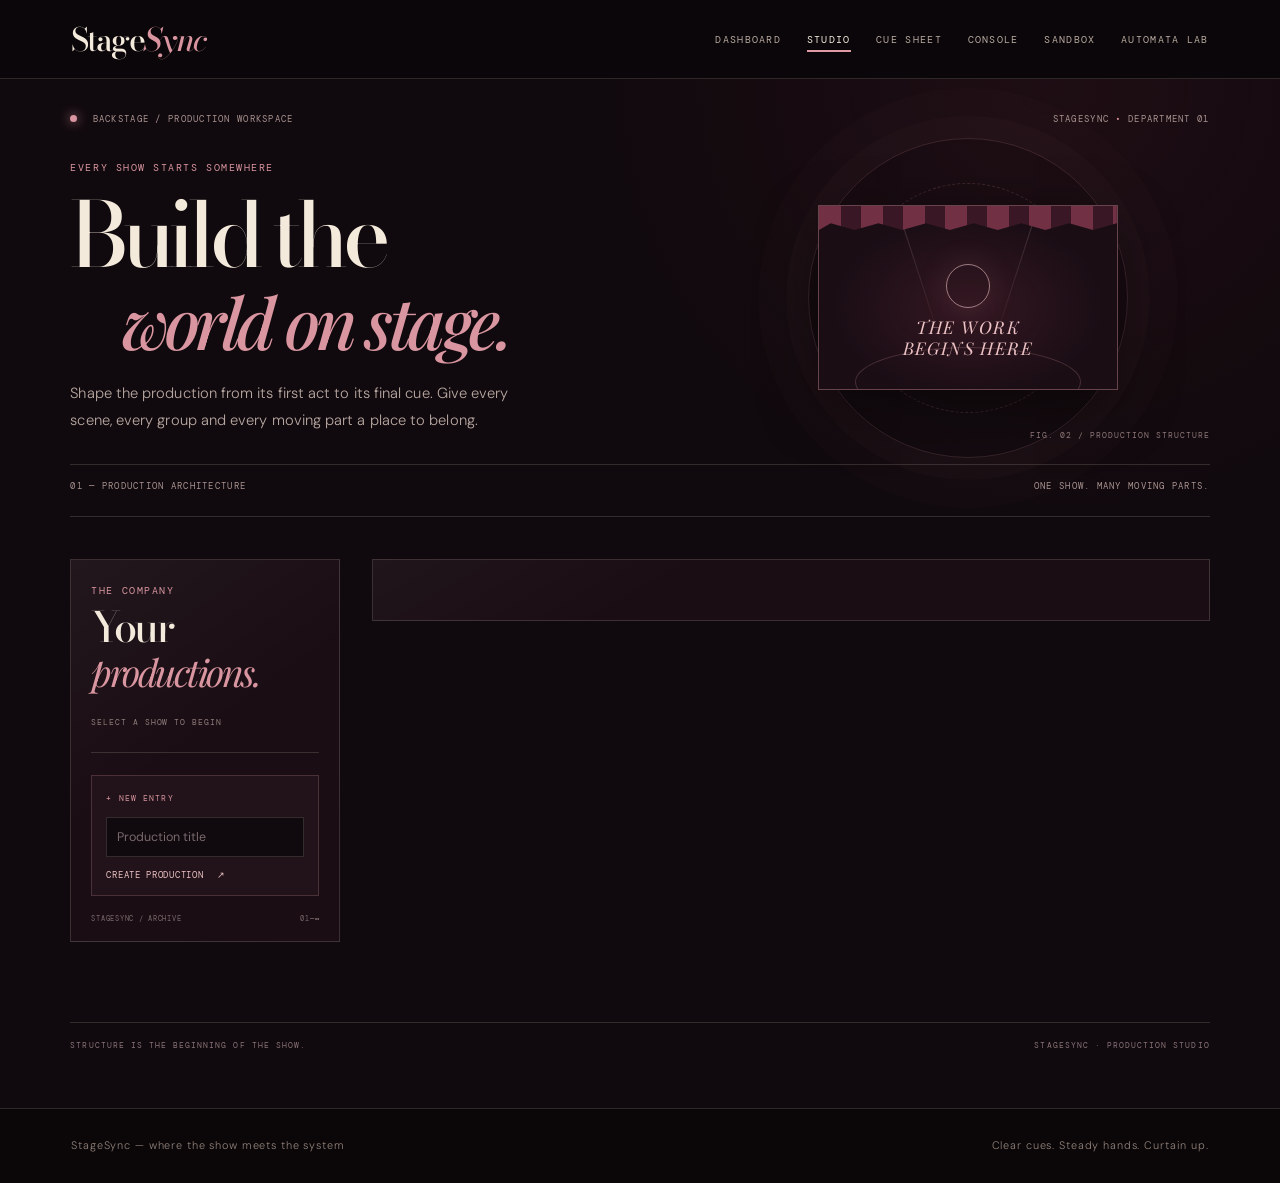
<file: production-studio.html>
<!DOCTYPE html>
<html lang="en">
<head>
  <meta charset="UTF-8">
  <meta name="viewport" content="width=device-width, initial-scale=1">
  <meta name="theme-color" content="#10090d">
  <title>Production Studio — StageSync</title>
  <link rel="preconnect" href="https://fonts.googleapis.com">
  <link rel="preconnect" href="https://fonts.gstatic.com" crossorigin>
  <link href="https://fonts.googleapis.com/css2?family=Bodoni+Moda:opsz,wght@6..96,400;6..96,500;6..96,600;6..96,700&family=DM+Mono:wght@400;500&family=DM+Sans:wght@300;400;500;600;700&family=Playfair+Display:ital,wght@1,500;1,600&display=swap" rel="stylesheet">
  <link rel="stylesheet" href="css/base.css">
  <link rel="stylesheet" href="css/components.css">
  <link rel="stylesheet" href="css/pages.css">
  <link rel="stylesheet" href="css/studio-immersive.css">
  <link rel="icon" href="/favicon.ico" sizes="any">
</head>
<body data-page="studio">
  <div id="site-nav"></div>

  <main class="studio-page">
    <div class="studio-shell">
      <header class="studio-opening">
        <div class="studio-opening__topline">
          <span><i class="studio-live-dot"></i> BACKSTAGE / PRODUCTION WORKSPACE</span>
          <span>STAGESYNC <b>·</b> DEPARTMENT 01</span>
        </div>
        <div class="studio-opening__content">
          <div>
            <p class="studio-eyebrow">EVERY SHOW STARTS SOMEWHERE</p>
            <h1>Build the<br><em>world on stage.</em></h1>
            <p class="studio-opening__copy">Shape the production from its first act to its final cue. Give every scene, every group and every moving part a place to belong.</p>
          </div>
          <div class="studio-opening__art" aria-hidden="true">
            <div class="studio-art__ring studio-art__ring--one"></div>
            <div class="studio-art__ring studio-art__ring--two"></div>
            <div class="studio-art__stage">
              <span class="studio-art__curtain"></span>
              <span class="studio-art__beam studio-art__beam--left"></span>
              <span class="studio-art__beam studio-art__beam--right"></span>
              <span class="studio-art__spot"></span>
              <span class="studio-art__floor"></span>
              <span class="studio-art__caption">THE WORK<br>BEGINS HERE</span>
            </div>
            <span class="studio-art__index">FIG. 02 / PRODUCTION STRUCTURE</span>
          </div>
        </div>
        <div class="studio-opening__foot">
          <span>01 — PRODUCTION ARCHITECTURE</span>
          <span>ONE SHOW. MANY MOVING PARTS.</span>
        </div>
      </header>

      <div class="studio-workspace">
        <aside class="studio-rail">
          <div class="studio-rail__heading">
            <p class="studio-eyebrow">THE COMPANY</p>
            <h2>Your<br><em>productions.</em></h2>
            <span class="studio-rail__note">SELECT A SHOW TO BEGIN</span>
          </div>
          <div class="studio-rail__list" id="production-list"></div>
          <div class="studio-create">
            <span class="studio-create__index">+ NEW ENTRY</span>
            <form class="add-form" id="new-production" autocomplete="off">
              <input class="input" name="entry" placeholder="Production title" aria-label="New production title">
              <button class="link-btn" type="submit">Create production <span>↗</span></button>
            </form>
          </div>
          <div class="studio-rail__foot"><span>STAGESYNC / ARCHIVE</span><span>01—∞</span></div>
        </aside>

        <section class="studio-workarea" id="studio-main" aria-live="polite"></section>
      </div>

      <footer class="studio-bottomline">
        <span>STRUCTURE IS THE BEGINNING OF THE SHOW.</span>
        <span>STAGESYNC · PRODUCTION STUDIO</span>
      </footer>
    </div>
  </main>

  <div id="site-footer"></div>

  <script src="js/data.js"></script>
  <script src="js/api.js"></script>
  <script src="js/components.js"></script>
  <script src="js/studio.js"></script>
</body>
</html>
</file>
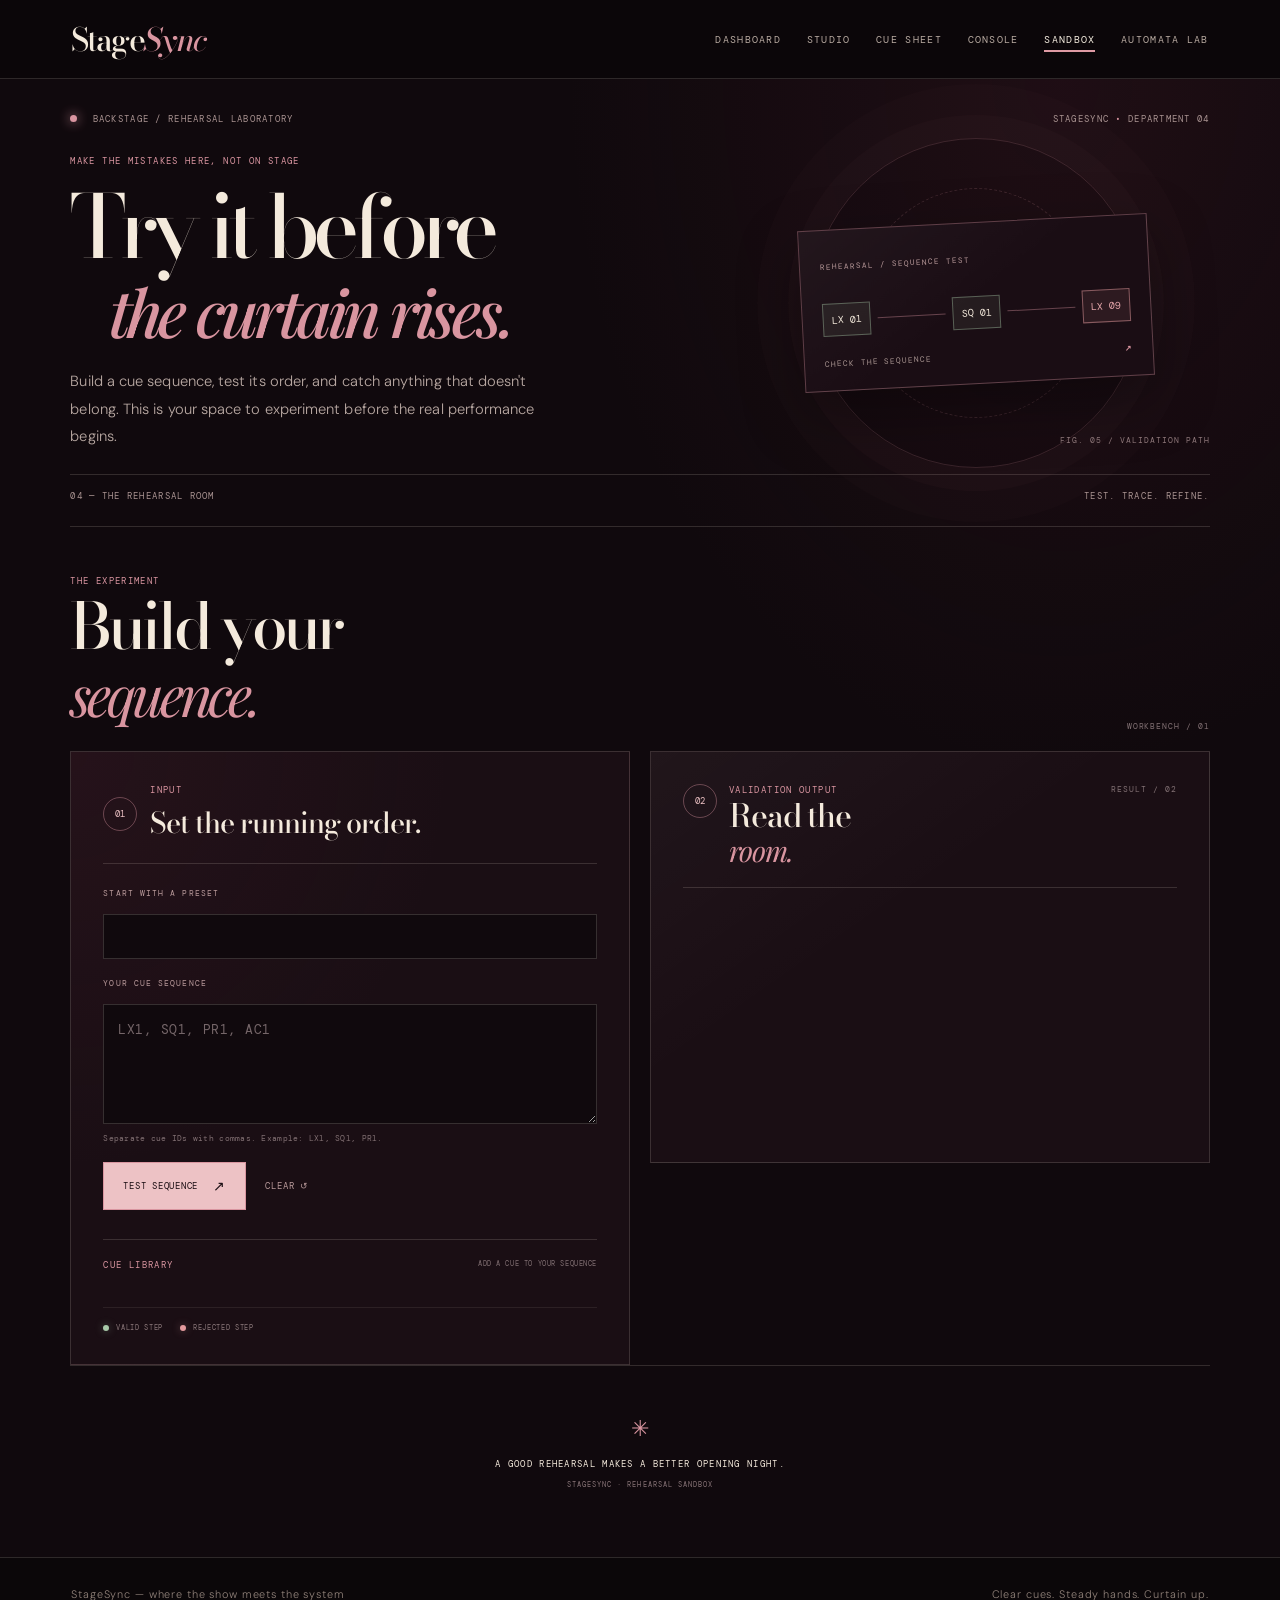
<file: rehearsal-sandbox.html>
<!DOCTYPE html>
<html lang="en">
<head>
  <meta charset="UTF-8">
  <meta name="viewport" content="width=device-width, initial-scale=1">
  <meta name="theme-color" content="#10090d">
  <title>Rehearsal Sandbox — StageSync</title>
  <link rel="preconnect" href="https://fonts.googleapis.com">
  <link rel="preconnect" href="https://fonts.gstatic.com" crossorigin>
  <link href="https://fonts.googleapis.com/css2?family=Bodoni+Moda:opsz,wght@6..96,400;6..96,500;6..96,600;6..96,700&family=DM+Mono:wght@400;500&family=DM+Sans:wght@300;400;500;600;700&family=Playfair+Display:ital,wght@1,500;1,600&display=swap" rel="stylesheet">
  <link rel="stylesheet" href="css/base.css">
  <link rel="stylesheet" href="css/components.css">
  <link rel="stylesheet" href="css/pages.css">
  <link rel="stylesheet" href="css/sandbox-immersive.css">
  <link rel="icon" href="/favicon.ico" sizes="any">
</head>
<body data-page="sandbox">
  <div id="site-nav"></div>

  <main class="sandbox-page">
    <div class="sandbox-shell">
      <header class="sandbox-opening">
        <div class="sandbox-opening__topline">
          <span><i class="sandbox-live-dot"></i> BACKSTAGE / REHEARSAL LABORATORY</span>
          <span>STAGESYNC <b>·</b> DEPARTMENT 04</span>
        </div>
        <div class="sandbox-opening__main">
          <div>
            <p class="sandbox-eyebrow">MAKE THE MISTAKES HERE, NOT ON STAGE</p>
            <h1>Try it before<br><em>the curtain rises.</em></h1>
            <p class="sandbox-opening__copy">Build a cue sequence, test its order, and catch anything that doesn't belong. This is your space to experiment before the real performance begins.</p>
          </div>
          <div class="sandbox-opening__art" aria-hidden="true">
            <div class="sandbox-orbit sandbox-orbit--outer"></div>
            <div class="sandbox-orbit sandbox-orbit--inner"></div>
            <div class="sandbox-art__board">
              <span class="sandbox-art__label">REHEARSAL / SEQUENCE TEST</span>
              <div class="sandbox-art__flow">
                <span class="sandbox-art__node sandbox-art__node--good">LX 01</span>
                <i></i>
                <span class="sandbox-art__node sandbox-art__node--good">SQ 01</span>
                <i></i>
                <span class="sandbox-art__node sandbox-art__node--bad">LX 09</span>
              </div>
              <span class="sandbox-art__verdict">CHECK THE SEQUENCE <b>↗</b></span>
            </div>
            <span class="sandbox-opening__figure">FIG. 05 / VALIDATION PATH</span>
          </div>
        </div>
        <div class="sandbox-opening__foot">
          <span>04 — THE REHEARSAL ROOM</span>
          <span>TEST. TRACE. REFINE.</span>
        </div>
      </header>

      <section class="sandbox-workbench">
        <div class="sandbox-workbench__heading">
          <div><p class="sandbox-eyebrow">THE EXPERIMENT</p><h2>Build your<br><em>sequence.</em></h2></div>
          <span class="sandbox-workbench__index">WORKBENCH / 01</span>
        </div>

        <div class="sandbox">
          <section class="sandbox__builder">
            <div class="sandbox__builder-head">
              <span class="sandbox-step-number">01</span>
              <div><p class="sandbox-eyebrow">INPUT</p><h3>Set the running order.</h3></div>
            </div>

            <form id="sandbox-form">
              <label class="field">
                <span class="field__label">START WITH A PRESET</span>
                <select class="input" id="preset"></select>
              </label>

              <label class="field">
                <span class="field__label">YOUR CUE SEQUENCE</span>
                <textarea class="input input--area" id="sequence" rows="4" placeholder="LX1, SQ1, PR1, AC1"></textarea>
                <small class="sandbox-field-note">Separate cue IDs with commas. Example: LX1, SQ1, PR1.</small>
              </label>

              <div class="sandbox__actions">
                <button class="btn btn--primary" type="submit">Test sequence <span>↗</span></button>
                <button class="link-btn" type="button" id="clear">Clear ↺</button>
              </div>
            </form>

            <div class="sandbox__cue-picker">
              <div class="sandbox__cue-picker-head"><p class="sandbox-eyebrow">CUE LIBRARY</p><span>ADD A CUE TO YOUR SEQUENCE</span></div>
              <div class="chips" id="chips"></div>
            </div>

            <div class="sandbox__legend">
              <span><i class="sandbox-legend-dot sandbox-legend-dot--good"></i> VALID STEP</span>
              <span><i class="sandbox-legend-dot sandbox-legend-dot--bad"></i> REJECTED STEP</span>
            </div>
          </section>

          <section class="sandbox__results-panel" aria-live="polite">
            <div class="sandbox__results-head">
              <div><span class="sandbox-step-number">02</span><p class="sandbox-eyebrow">VALIDATION OUTPUT</p><h3>Read the<br><em>room.</em></h3></div>
              <span class="sandbox-workbench__index">RESULT / 02</span>
            </div>
            <section id="result" aria-live="polite"></section>
          </section>
        </div>
      </section>

      <footer class="sandbox-closing">
        <span>✳</span>
        <p>A GOOD REHEARSAL MAKES A BETTER OPENING NIGHT.</p>
        <small>STAGESYNC · REHEARSAL SANDBOX</small>
      </footer>
    </div>
  </main>

  <div id="site-footer"></div>

  <script src="js/data.js"></script>
  <script src="js/api.js"></script>
  <script src="js/components.js"></script>
  <script src="js/sandbox.js"></script>
</body>
</html>
</file>
<file: css/base.css>
/* ==========================================================
   StageSync — base.css
   Design tokens, reset, typography, layout, navigation, footer
   ========================================================== */

:root {
  --black: #0a0708;
  --surface: #130e10;
  --surface-2: #1b1316;
  --wine: #6e1f2e;
  --wine-bright: #94303f;
  --wine-text: #cf7886;
  --ivory: #f3ead8;
  --ivory-dim: #b9af9d;
  --muted: #8a8174;
  --line: rgba(243, 234, 216, 0.12);
  --line-strong: rgba(243, 234, 216, 0.24);

  --font-serif: "Bodoni Moda", Georgia, serif;
  --font-sans: "DM Sans", Arial, sans-serif;

  --ease: cubic-bezier(0.25, 0.1, 0.25, 1);
  --t: 240ms var(--ease);
  --maxw: 1160px;
}

*, *::before, *::after { box-sizing: border-box; margin: 0; padding: 0; }
html { scroll-behavior: smooth; }

body {
  background: var(--black);
  color: var(--ivory);
  font-family: var(--font-sans);
  font-size: 15px;
  line-height: 1.65;
  font-weight: 300;
  -webkit-font-smoothing: antialiased;
  min-height: 100vh;
  display: flex;
  flex-direction: column;
}

main { flex: 1; }
a { color: inherit; text-decoration: none; }
ul { list-style: none; }
button, input, select { font: inherit; color: inherit; }

h1, h2, h3, h4 {
  font-family: var(--font-serif);
  font-weight: 500;
  letter-spacing: 0.01em;
  line-height: 1.15;
}
h1 { font-size: clamp(2.4rem, 5vw, 3.6rem); }
h2 { font-size: 1.9rem; }
h3 { font-size: 1.35rem; }

.eyebrow {
  font-family: var(--font-sans);
  font-size: 0.72rem;
  letter-spacing: 0.22em;
  text-transform: uppercase;
  color: var(--wine-text);
  font-weight: 500;
}
.muted { color: var(--muted); }

.container { width: 100%; max-width: var(--maxw); margin: 0 auto; padding: 0 28px; }
.page { padding: 64px 0 96px; }
.page-header { margin-bottom: 48px; max-width: 640px; }
.page-header h1 { margin: 10px 0 14px; }
.page-header p { color: var(--ivory-dim); }

.rule { height: 1px; background: var(--line); border: 0; margin: 40px 0; }

/* ---------- Navigation ---------- */
.nav {
  position: sticky; top: 0; z-index: 10;
  background: rgba(10, 7, 8, 0.88);
  backdrop-filter: blur(10px);
  border-bottom: 1px solid var(--line);
}
.nav__inner {
  display: flex; align-items: center; justify-content: space-between;
  gap: 24px; height: 72px;
}
.nav__brand {
  font-family: var(--font-serif);
  font-size: 1.55rem;
  letter-spacing: 0.04em;
}
.nav__brand span { color: var(--wine-text); }
.nav__links { display: flex; gap: 30px; overflow-x: auto; }
.nav__link {
  position: relative;
  font-size: 0.78rem;
  letter-spacing: 0.16em;
  text-transform: uppercase;
  color: var(--ivory-dim);
  padding: 6px 0;
  white-space: nowrap;
  transition: color var(--t);
}
.nav__link::after {
  content: ""; position: absolute; left: 0; bottom: 0;
  width: 100%; height: 1px; background: var(--wine-bright);
  transform: scaleX(0); transform-origin: left;
  transition: transform var(--t);
}
.nav__link:hover, .nav__link.is-active { color: var(--ivory); }
.nav__link:hover::after, .nav__link.is-active::after { transform: scaleX(1); }

/* ---------- Footer ---------- */
.footer { border-top: 1px solid var(--line); padding: 28px 0; color: var(--muted); font-size: 0.8rem; }
.footer__inner { display: flex; justify-content: space-between; gap: 16px; flex-wrap: wrap; }

@media (max-width: 760px) {
  .nav__inner { height: auto; padding: 14px 28px; flex-direction: column; align-items: flex-start; gap: 10px; }
  .nav__links { width: 100%; gap: 22px; }
  .page { padding: 44px 0 72px; }
}
</file>
<file: css/components.css>
/* ==========================================================
   StageSync — components.css
   Reusable pieces: buttons, cards, forms, tables, tags, filters
   ========================================================== */

/* ---------- Buttons ---------- */
.btn {
  display: inline-flex; align-items: center; justify-content: center;
  padding: 14px 30px;
  font-size: 0.76rem; letter-spacing: 0.2em; text-transform: uppercase; font-weight: 400;
  background: transparent;
  border: 1px solid var(--line-strong);
  color: var(--ivory);
  cursor: pointer;
  transition: background var(--t), border-color var(--t), color var(--t);
}
.btn:hover:not(:disabled) { border-color: var(--ivory); }
.btn--primary { background: var(--wine); border-color: var(--wine); }
.btn--primary:hover:not(:disabled) { background: var(--wine-bright); border-color: var(--wine-bright); }
.btn--small { padding: 10px 20px; font-size: 0.7rem; }
.btn:disabled { opacity: 0.3; cursor: not-allowed; }

.link-btn {
  background: none; border: 0; cursor: pointer;
  padding: 6px 0;
  font-size: 0.72rem; letter-spacing: 0.18em; text-transform: uppercase;
  color: var(--ivory-dim);
  border-bottom: 1px solid transparent;
  transition: color var(--t), border-color var(--t);
}
.link-btn:hover { color: var(--ivory); border-bottom-color: var(--wine-bright); }

/* ---------- Section heading ---------- */
.section-head {
  display: flex; justify-content: space-between; align-items: baseline;
  padding-bottom: 14px; margin-bottom: 8px;
  border-bottom: 1px solid var(--line-strong);
}
.section-head a {
  font-size: 0.72rem; letter-spacing: 0.16em; text-transform: uppercase; color: var(--ivory-dim);
  transition: color var(--t);
}
.section-head a:hover { color: var(--ivory); }

/* ---------- Status pill ---------- */
.status {
  display: inline-flex; align-items: center;
  padding: 4px 12px;
  font-size: 0.66rem; letter-spacing: 0.18em; text-transform: uppercase;
  border: 1px solid var(--line-strong);
  color: var(--ivory-dim);
  white-space: nowrap;
}
.status--live { border-color: var(--wine-bright); color: #e6b7bd; background: rgba(110, 31, 46, 0.25); }

/* ---------- Forms ---------- */
.input {
  width: 100%;
  background: transparent;
  border: 0; border-bottom: 1px solid var(--line-strong);
  padding: 10px 0;
  color: var(--ivory);
  outline: none;
  transition: border-color var(--t);
}
.input:focus { border-color: var(--wine-bright); }
.input::placeholder { color: var(--muted); }
select.input {
  appearance: none; -webkit-appearance: none; cursor: pointer;
  padding-right: 26px;
  background-image: url("data:image/svg+xml,%3Csvg xmlns='http://www.w3.org/2000/svg' width='12' height='8' fill='none' stroke='%23b9af9d' stroke-width='1.2'%3E%3Cpath d='M1 1l5 5 5-5'/%3E%3C/svg%3E");
  background-repeat: no-repeat; background-position: right 4px center;
}
select.input option { background: var(--surface); color: var(--ivory); }
.input--area {
  border: 1px solid var(--line-strong);
  padding: 14px 16px; min-height: 96px; resize: vertical; line-height: 1.6;
}
.input--area:focus { border-color: var(--wine-bright); }

.field { display: block; margin-bottom: 28px; }
.field__label {
  display: block; margin-bottom: 6px;
  font-size: 0.7rem; letter-spacing: 0.2em; text-transform: uppercase; color: var(--muted);
}

.add-form { display: flex; align-items: center; gap: 16px; margin-top: 14px; }
.add-form .input { font-size: 0.88rem; padding: 8px 0; }

/* ---------- Cards and rows ---------- */
.card { background: var(--surface); border: 1px solid var(--line); padding: 28px; }

.row {
  display: flex; align-items: center; justify-content: space-between; gap: 20px;
  padding: 22px 0;
  border-bottom: 1px solid var(--line);
  transition: padding var(--t), background var(--t);
}
a.row:hover { padding-left: 14px; background: linear-gradient(90deg, rgba(110, 31, 46, 0.18), transparent); }
.row h3 { font-size: 1.5rem; }
.row p { font-size: 0.85rem; }
.row__meta { display: flex; flex-direction: column; align-items: flex-end; gap: 8px; font-size: 0.82rem; }

.empty { padding: 36px 0; color: var(--muted); font-family: var(--font-serif); font-size: 1.2rem; font-style: italic; }

/* ---------- Cue-type tags ---------- */
.tag {
  display: inline-flex; align-items: center; gap: 9px;
  font-size: 0.7rem; letter-spacing: 0.16em; text-transform: uppercase; color: var(--ivory-dim);
  white-space: nowrap;
}
.tag::before { content: ""; width: 7px; height: 7px; border-radius: 50%; background: var(--dot, var(--muted)); }
.tag--lighting { --dot: #d9b97a; }
.tag--sound { --dot: #b8404f; }
.tag--props { --dot: #8a8174; }
.tag--actor { --dot: #d6a3a8; }

/* ---------- Filters ---------- */
.filters { display: flex; flex-wrap: wrap; gap: 4px; margin-bottom: 28px; border-bottom: 1px solid var(--line); }
.filter {
  background: none; border: 0; cursor: pointer;
  padding: 12px 20px; margin-bottom: -1px;
  font-size: 0.72rem; letter-spacing: 0.18em; text-transform: uppercase; color: var(--muted);
  border-bottom: 1px solid transparent;
  transition: color var(--t), border-color var(--t);
}
.filter:hover { color: var(--ivory); }
.filter.is-active { color: var(--ivory); border-bottom-color: var(--wine-bright); }
.filter small { margin-left: 8px; color: var(--muted); font-size: 0.7rem; letter-spacing: 0; }

/* ---------- Tables ---------- */
.table-wrap { overflow-x: auto; border: 1px solid var(--line); }
.table { width: 100%; min-width: 860px; border-collapse: collapse; }
.table th {
  text-align: left; padding: 16px 20px;
  font-size: 0.66rem; letter-spacing: 0.2em; text-transform: uppercase; font-weight: 500; color: var(--muted);
  background: var(--surface); border-bottom: 1px solid var(--line-strong);
}
.table td { padding: 16px 20px; border-bottom: 1px solid var(--line); vertical-align: top; font-size: 0.9rem; }
.table tbody tr { transition: background var(--t); }
.table tbody tr:hover { background: rgba(110, 31, 46, 0.14); }
.table tbody tr:last-child td { border-bottom: 0; }
.table .table__group td {
  padding: 22px 20px 12px; background: var(--black);
  font-family: var(--font-serif); font-size: 1.3rem; color: var(--ivory);
  border-bottom: 1px solid var(--line-strong);
}
.table .table__group:hover { background: var(--black); }
.cue-id { font-family: var(--font-serif); font-size: 1.25rem; white-space: nowrap; }
.cue-title { color: var(--ivory); }
.cue-detail { color: var(--muted); font-size: 0.84rem; margin-top: 2px; }
</file>
<file: css/pages.css>
/* ==========================================================
   StageSync — pages.css
   Layouts specific to each page
   ========================================================== */

/* ---------- Landing ---------- */
.hero {
  position: relative; overflow: hidden;
  min-height: calc(100vh - 72px);
  display: flex; align-items: center;
  background:
    radial-gradient(ellipse 55% 65% at 78% 12%, rgba(110, 31, 46, 0.5), transparent 70%),
    radial-gradient(ellipse 45% 55% at 4% 105%, rgba(110, 31, 46, 0.28), transparent 70%),
    var(--black);
}
.hero::before {
  content: ""; position: absolute; inset: 0; pointer-events: none;
  background-image: repeating-linear-gradient(90deg, rgba(243, 234, 216, 0.03) 0, rgba(243, 234, 216, 0.03) 1px, transparent 1px, transparent 96px);
  -webkit-mask-image: linear-gradient(to bottom, #000, transparent 85%);
  mask-image: linear-gradient(to bottom, #000, transparent 85%);
}
.hero__inner { position: relative; padding: 96px 0; max-width: 800px; }
.hero h1 { font-size: clamp(3.2rem, 8.5vw, 6.4rem); font-weight: 400; line-height: 1.02; margin: 22px 0 28px; }
.hero h1 em { font-style: italic; color: var(--wine-text); }
.hero p { max-width: 520px; font-size: 1.05rem; color: var(--ivory-dim); margin-bottom: 44px; }
.hero__cue {
  display: flex; align-items: center; gap: 18px; margin-top: 72px;
  font-size: 0.72rem; letter-spacing: 0.2em; text-transform: uppercase; color: var(--muted);
}
.hero__cue::before { content: ""; width: 56px; height: 1px; background: var(--wine-bright); }
.features { padding: 96px 0 112px; border-top: 1px solid var(--line); }
.features__grid { display: grid; grid-template-columns: repeat(4, 1fr); gap: 20px; }
.feature { display: block; padding: 32px 28px 36px; background: var(--surface); border: 1px solid var(--line); transition: border-color var(--t), background var(--t), transform var(--t); }
.feature:hover { border-color: rgba(148, 48, 63, 0.75); background: var(--surface-2); transform: translateY(-3px); }
.feature__num { display: block; margin-bottom: 28px; font-family: var(--font-serif); font-size: 1.1rem; color: var(--wine-text); font-style: italic; }
.feature h3 { margin-bottom: 10px; }
.feature p { font-size: 0.88rem; color: var(--ivory-dim); }

/* ---------- Dashboard ---------- */
.stats { display: grid; grid-template-columns: repeat(4, 1fr); border: 1px solid var(--line); margin-bottom: 64px; }
.stat { padding: 30px 28px; border-right: 1px solid var(--line); }
.stat:last-child { border-right: 0; }
.stat__value { font-family: var(--font-serif); font-size: 3.2rem; line-height: 1; }
.stat__label { margin-top: 12px; font-size: 0.7rem; letter-spacing: 0.18em; text-transform: uppercase; color: var(--muted); }
.split { display: grid; grid-template-columns: 1.15fr 1fr; gap: 64px; margin-bottom: 72px; }
.date { width: 52px; flex-shrink: 0; text-align: center; }
.date__day { font-family: var(--font-serif); font-size: 2.1rem; line-height: 1; }
.date__month { margin-top: 4px; font-size: 0.66rem; letter-spacing: 0.2em; text-transform: uppercase; color: var(--wine-text); }
.row--rehearsal { justify-content: flex-start; gap: 24px; }
.row__body { flex: 1; }
.row__title { font-family: var(--font-serif); font-size: 1.3rem; line-height: 1.25; }

/* ---------- Production Studio ---------- */
.studio { display: grid; grid-template-columns: 280px 1fr; gap: 72px; align-items: start; }
.side-list { margin: 14px 0 28px; border-top: 1px solid var(--line); }
.side-list button { width: 100%; text-align: left; cursor: pointer; padding: 16px 0 16px 18px; background: none; border: 0; border-bottom: 1px solid var(--line); border-left: 2px solid transparent; font-family: var(--font-serif); font-size: 1.25rem; color: var(--ivory-dim); transition: color var(--t), border-color var(--t), background var(--t); }
.side-list button:hover { color: var(--ivory); border-left-color: var(--line-strong); }
.side-list button.is-active { color: var(--ivory); border-left-color: var(--wine-bright); background: linear-gradient(90deg, rgba(110, 31, 46, 0.22), transparent); }
.studio__head h2 { font-size: 2.7rem; margin: 8px 0 12px; }
.studio__meta { display: flex; flex-wrap: wrap; align-items: center; gap: 10px 22px; color: var(--ivory-dim); font-size: 0.88rem; }
.act { margin-top: 52px; }
.act__head { display: flex; align-items: baseline; gap: 16px; margin-bottom: 18px; padding-bottom: 12px; border-bottom: 1px solid var(--line-strong); }
.scene { margin-bottom: 14px; padding: 24px 28px; background: var(--surface); border: 1px solid var(--line); transition: border-color var(--t); }
.scene:hover { border-color: var(--line-strong); }
.scene__title { margin-bottom: 14px; font-family: var(--font-serif); font-size: 1.35rem; }
.scene__title .eyebrow { display: block; margin-bottom: 4px; }
.group { display: flex; justify-content: space-between; gap: 16px; padding: 11px 0; border-top: 1px solid var(--line); font-size: 0.9rem; color: var(--ivory-dim); }
.group span:last-child { color: var(--muted); }
.studio__add-act { margin-top: 44px; max-width: 420px; }

/* ---------- Performance Console ---------- */
.console { display: grid; grid-template-columns: 1.5fr 1fr; gap: 48px; align-items: start; }
.console__main { padding: 40px; border: 1px solid var(--line); background: radial-gradient(ellipse 70% 55% at 50% 0%, rgba(110, 31, 46, 0.3), transparent 75%), var(--surface); }
.console__status { display: flex; justify-content: space-between; align-items: center; margin-bottom: 44px; }
.now__id { font-family: var(--font-serif); font-size: clamp(4rem, 9vw, 6.5rem); line-height: 1; margin-top: 10px; }
.now__title { margin-top: 12px; font-family: var(--font-serif); font-size: 1.8rem; }
.now__detail { margin-top: 6px; color: var(--ivory-dim); }
.now--idle .now__id { color: var(--muted); font-style: italic; font-size: 3rem; }
.next { margin-top: 36px; padding-top: 24px; border-top: 1px solid var(--line); }
.next__line { margin-top: 8px; display: flex; gap: 16px; align-items: baseline; color: var(--ivory-dim); }
.next__id { font-family: var(--font-serif); font-size: 1.4rem; color: var(--ivory); }
.console__controls { display: grid; grid-template-columns: 2fr 1fr 1fr; gap: 14px; margin-top: 40px; }
.console__controls .btn { padding: 26px 12px; font-size: 0.9rem; letter-spacing: 0.3em; }
.console__side h3 { margin: 0; }
.stack { max-height: 400px; overflow-y: auto; margin: 14px 0 36px; border: 1px solid var(--line); }
.stack li { display: flex; align-items: baseline; gap: 16px; padding: 12px 18px; border-bottom: 1px solid var(--line); border-left: 2px solid transparent; font-size: 0.88rem; color: var(--ivory-dim); transition: background var(--t), opacity var(--t); }
.stack li:last-child { border-bottom: 0; }
.stack li.is-done { opacity: 0.38; }
.stack li.is-current { border-left-color: var(--wine-bright); background: rgba(110, 31, 46, 0.22); color: var(--ivory); }
.stack__id { width: 46px; flex-shrink: 0; font-family: var(--font-serif); font-size: 1.1rem; }
.log { margin: 14px 0 22px; max-height: 170px; overflow-y: auto; font-size: 0.8rem; color: var(--muted); }
.log li { display: flex; gap: 14px; padding: 7px 0; border-bottom: 1px solid var(--line); }
.log__action { width: 68px; flex-shrink: 0; color: var(--ivory); letter-spacing: 0.12em; }

/* ---------- Rehearsal Sandbox ---------- */
.sandbox { display: grid; grid-template-columns: 1fr 1.1fr; gap: 64px; align-items: start; }
.sandbox__actions { display: flex; align-items: center; gap: 28px; margin-bottom: 44px; }
.chips { display: flex; flex-wrap: wrap; gap: 8px; margin-top: 14px; }
.chip { background: none; cursor: pointer; border: 1px solid var(--line-strong); padding: 6px 13px; font-size: 0.78rem; letter-spacing: 0.08em; color: var(--ivory-dim); transition: border-color var(--t), color var(--t), background var(--t); }
.chip:hover { border-color: var(--wine-bright); color: var(--ivory); background: rgba(110, 31, 46, 0.22); }
.verdict { display: flex; flex-direction: column; gap: 4px; margin-bottom: 24px; padding: 22px 26px; border: 1px solid var(--line-strong); }
.verdict__title { font-family: var(--font-serif); font-size: 1.8rem; }
.verdict p { color: var(--ivory-dim); font-size: 0.88rem; }
.verdict--valid { border-color: var(--ivory-dim); }
.verdict--invalid { border-color: var(--wine-bright); background: rgba(110, 31, 46, 0.24); }
.steps li { display: grid; grid-template-columns: 26px 60px 1fr; gap: 14px; align-items: baseline; padding: 14px 0; border-bottom: 1px solid var(--line); }
.step__mark { font-size: 1rem; }
.step__id { font-family: var(--font-serif); font-size: 1.2rem; }
.step__msg { color: var(--ivory-dim); font-size: 0.88rem; }
.step--ok .step__mark { color: var(--ivory); }
.step--bad .step__mark { color: var(--wine-text); }
.step--bad .step__msg { color: #e3aab3; }

/* ---------- Responsive ---------- */
@media (max-width: 1000px) { .features__grid { grid-template-columns: repeat(2, 1fr); } .split, .studio, .console, .sandbox { grid-template-columns: 1fr; gap: 48px; } }
@media (max-width: 640px) { .features__grid { grid-template-columns: 1fr; } .stats { grid-template-columns: repeat(2, 1fr); } .stat:nth-child(2) { border-right: 0; } .stat:nth-child(-n + 2) { border-bottom: 1px solid var(--line); } .console__main { padding: 28px 22px; } .console__controls { grid-template-columns: 1fr 1fr; } .console__controls .btn--go { grid-column: 1 / -1; } .row { align-items: flex-start; } }
.production-picker { display:flex; align-items:center; gap:16px; max-width:520px; margin:0 0 28px; }
.production-picker .field__label { min-width:132px; margin:0; }
.production-picker .input { max-width:360px; }
.studio-group { margin:12px 0 18px; padding:14px; border:1px solid rgba(190,170,145,.18); }
.studio-group__head { display:flex; justify-content:space-between; gap:12px; color:var(--text, #eee); }
.studio-group__cues { display:flex; flex-wrap:wrap; gap:7px; margin:10px 0; }
.studio-cue-id { padding:4px 8px; border:1px solid rgba(190,170,145,.35); font-size:.78rem; letter-spacing:.06em; }
.studio-cue-form { display:grid; grid-template-columns: minmax(110px,.7fr) minmax(150px,1.2fr) minmax(150px,1.5fr) minmax(130px,1.2fr) auto; gap:8px; margin-top:12px; align-items:center; }
.studio-cue-form .input { min-width:0; width:100%; }
@media (max-width:760px) { .production-picker { align-items:stretch; flex-direction:column; gap:8px; } .production-picker .input { max-width:none; } .studio-cue-form { grid-template-columns:1fr 1fr; } .studio-cue-form button { justify-self:start; } }



/* ==========================================================
   STAGESYNC — THE BACKSTAGE EDITION
   Shared visual refresh. Appended after existing page styles.
   No layout hooks, IDs, or functional selectors are changed.
   ========================================================== */

:root {
  --black: #090708;
  --surface: #151012;
  --surface-2: #201619;
  --wine: #762536;
  --wine-bright: #a63a50;
  --wine-text: #df9aa4;
  --ivory: #f4ecdf;
  --ivory-dim: #c5b8a9;
  --muted: #91827a;
  --line: rgba(244,236,223,.13);
  --line-strong: rgba(244,236,223,.27);
  --font-serif: "Bodoni Moda", "Cormorant Garamond", Georgia, serif;
  --font-sans: "DM Sans", "Inter", Arial, sans-serif;
  --ease: cubic-bezier(.2,.75,.25,1);
  --t: 300ms var(--ease);
  --maxw: 1240px;
}

html { background: var(--black); }
body {
  background:
    radial-gradient(ellipse at 88% 4%, rgba(118,37,54,.13), transparent 34rem),
    var(--black);
  letter-spacing: .005em;
}
::selection { background: var(--wine-bright); color: var(--ivory); }
:focus-visible { outline: 2px solid var(--wine-text); outline-offset: 4px; }
.container { max-width: var(--maxw); padding-inline: clamp(20px, 4vw, 52px); }
h1, h2, h3, h4 { letter-spacing: -.025em; }
h1 { font-size: clamp(2.8rem, 6vw, 5.1rem); }
h2 { font-size: clamp(1.8rem, 3vw, 2.55rem); }
.eyebrow {
  color: #d18a96;
  font-size: .66rem;
  letter-spacing: .25em;
  font-weight: 600;
}
.page { padding: clamp(42px, 6vw, 82px) 0 110px; }
.page-header { max-width: 780px; margin-bottom: clamp(34px, 5vw, 62px); }
.page-header h1 { margin: 14px 0 18px; max-width: 760px; }
.page-header > p:last-child { max-width: 640px; font-size: 1rem; line-height: 1.8; }

/* Navigation: a compact theatre masthead, not a generic app bar. */
.nav {
  background: rgba(9,7,8,.88);
  border-bottom: 1px solid rgba(244,236,223,.16);
  backdrop-filter: blur(18px);
}
.nav__inner { min-height: 78px; height: auto; gap: 30px; }
.nav__brand {
  font-family: var(--font-serif);
  font-size: 1.9rem;
  letter-spacing: -.055em;
  white-space: nowrap;
}
.nav__brand span { color: var(--wine-text); font-style: italic; }
.nav__links { gap: clamp(13px, 2vw, 28px); align-items: center; }
.nav__link {
  font-size: .64rem;
  letter-spacing: .15em;
  font-weight: 600;
  color: #b7a9a0;
}
.nav__link.is-active { color: var(--ivory); }
.nav__link::after { height: 2px; background: var(--wine-text); }

/* Landing page — dramatic curtain / cue-board composition. */
.hero {
  min-height: min(850px, calc(100vh - 78px));
  align-items: center;
  background:
    radial-gradient(ellipse 45% 78% at 82% 44%, rgba(126,35,54,.38), transparent 72%),
    radial-gradient(ellipse 40% 70% at 0% 100%, rgba(92,26,40,.28), transparent 70%),
    linear-gradient(115deg, #090708 0%, #100b0e 55%, #160d11 100%);
}
.hero::before {
  opacity: .7;
  background-image:
    repeating-linear-gradient(90deg, rgba(244,236,223,.035) 0, rgba(244,236,223,.035) 1px, transparent 1px, transparent 7.8%),
    linear-gradient(180deg, transparent 70%, rgba(9,7,8,.8));
  mask-image: linear-gradient(to bottom, #000, transparent 92%);
}
.hero::after {
  content: "";
  position: absolute;
  right: 7%;
  top: 13%;
  width: min(35vw, 440px);
  aspect-ratio: 1;
  border: 1px solid rgba(223,154,164,.18);
  border-radius: 50%;
  box-shadow: 0 0 0 36px rgba(223,154,164,.025), 0 0 0 82px rgba(223,154,164,.018);
  pointer-events: none;
}
.hero__inner { max-width: 900px; padding: clamp(76px, 11vw, 140px) 0; z-index: 1; }
.hero .eyebrow::before { content: "●"; color: var(--wine-text); margin-right: 12px; font-size: .6rem; }
.hero h1 {
  max-width: 900px;
  margin: 26px 0 26px;
  font-size: clamp(4rem, 10vw, 8.7rem);
  line-height: .88;
  letter-spacing: -.065em;
  text-transform: uppercase;
}
.hero h1 em {
  display: inline-block;
  color: var(--wine-text);
  font-weight: 400;
  text-transform: none;
  letter-spacing: -.06em;
}
.hero p { max-width: 550px; font-size: clamp(1rem, 1.4vw, 1.15rem); line-height: 1.85; color: #cbbdb2; margin-bottom: 34px; }
.hero .btn { min-height: 54px; }
.hero__cue {
  margin-top: 64px;
  padding-top: 18px;
  border-top: 1px solid rgba(244,236,223,.16);
  max-width: 620px;
  font-family: var(--font-sans);
  font-size: .62rem;
  letter-spacing: .2em;
}
.hero__cue::before { width: 8px; height: 8px; border-radius: 50%; background: #d18a96; box-shadow: 0 0 18px rgba(209,138,150,.8); }

/* Feature rail */
.features { padding: clamp(62px, 8vw, 108px) 0; background: linear-gradient(180deg, rgba(255,255,255,.012), transparent); }
.features__grid { grid-template-columns: repeat(5, minmax(0,1fr)); gap: 1px; background: var(--line); border: 1px solid var(--line); }
.feature {
  position: relative;
  min-height: 230px;
  padding: 27px 23px 30px;
  background: #100c0e;
  border: 0;
  overflow: hidden;
}
.feature::after {
  content: "↗";
  position: absolute;
  right: 22px;
  bottom: 18px;
  color: var(--wine-text);
  font-size: 1.1rem;
  opacity: .65;
  transition: transform var(--t), opacity var(--t);
}
.feature:hover { transform: none; background: #1a1115; border-color: transparent; }
.feature:hover::after { transform: translate(4px,-4px); opacity: 1; }
.feature__num { font-family: var(--font-sans); font-style: normal; font-size: .62rem; letter-spacing: .2em; margin-bottom: 48px; color: var(--wine-text); }
.feature h3 { font-size: clamp(1.18rem, 1.6vw, 1.55rem); margin-bottom: 12px; }
.feature p { font-size: .82rem; line-height: 1.7; color: #b7a9a0; }

/* Global components: intentional edges, tactile controls. */
.btn {
  min-height: 46px;
  padding: 13px 23px;
  border-radius: 2px;
  font-size: .66rem;
  font-weight: 600;
  letter-spacing: .18em;
  transition: transform var(--t), background var(--t), border-color var(--t), box-shadow var(--t);
}
.btn:hover:not(:disabled) { transform: translateY(-2px); border-color: var(--wine-text); box-shadow: 0 8px 28px rgba(0,0,0,.22); }
.btn--primary { background: linear-gradient(135deg, #762536, #9b3449); border-color: #9b3449; }
.btn--primary:hover:not(:disabled) { background: linear-gradient(135deg, #8a2c40, #b3485c); }
.link-btn { font-size: .65rem; letter-spacing: .16em; }
.card, .scene, .console__main, .verdict, .table-wrap, .studio-group {
  border-color: rgba(244,236,223,.15);
  box-shadow: 0 18px 55px rgba(0,0,0,.12);
}
.card { background: linear-gradient(145deg, rgba(255,255,255,.035), rgba(255,255,255,.012)); }
.status { border-radius: 2px; font-weight: 600; font-size: .6rem; }
.status--live { color: #f0b6be; border-color: rgba(209,138,150,.65); background: rgba(118,37,54,.24); }
.input { font-size: .92rem; }
.input--area, .input:focus, select.input:focus { background-color: rgba(255,255,255,.025); }
.field__label { font-weight: 600; font-size: .62rem; }
.section-head { border-color: rgba(244,236,223,.22); }
.section-head a { font-weight: 600; }
.table-wrap { background: rgba(255,255,255,.012); }
.table th { color: #c29aa0; letter-spacing: .18em; }
.table td { line-height: 1.65; }
.table tbody tr:hover { background: rgba(118,37,54,.16); }
.filter { font-weight: 600; font-size: .65rem; }
.filter.is-active { color: var(--wine-text); border-bottom-width: 2px; }
.tag { font-weight: 600; font-size: .63rem; }
.empty { padding: 44px 24px; border: 1px dashed var(--line-strong); text-align: center; }

/* Dashboard — make the numbers read like a running production report. */
.stats { border-color: rgba(244,236,223,.17); background: rgba(255,255,255,.012); }
.stat { padding: 30px 26px; }
.stat__value { font-size: clamp(2.6rem, 4vw, 4rem); color: var(--ivory); }
.stat__label { font-size: .62rem; letter-spacing: .19em; }
.split { gap: clamp(32px, 5vw, 72px); }
.row { border-color: var(--line); }
.row h3, .row__title { letter-spacing: -.02em; }
.date__day { font-size: 2.5rem; }

/* Studio — production list feels like a prompt book index. */
.studio { gap: clamp(30px, 5vw, 76px); }
.side-list { border-top-color: var(--line-strong); }
.side-list button { font-size: 1.35rem; }
.scene { background: linear-gradient(145deg, #191215, #110d0f); }
.act__head { border-color: var(--line-strong); }
.studio__head h2 { font-size: clamp(2.3rem, 4vw, 3.4rem); }

/* Live console — strong focal hierarchy for GO / HOLD / RESUME. */
.console { gap: clamp(28px, 4vw, 56px); }
.console__main {
  background:
    radial-gradient(ellipse 85% 60% at 50% 0%, rgba(118,37,54,.32), transparent 78%),
    linear-gradient(145deg, #1b1216, #100c0e);
  border-color: rgba(223,154,164,.25);
}
.now__id { color: #f1dfe0; text-shadow: 0 0 34px rgba(223,154,164,.12); }
.console__controls .btn--go { box-shadow: 0 0 0 1px rgba(223,154,164,.22), 0 12px 34px rgba(118,37,54,.2); }
.stack { background: rgba(255,255,255,.015); }
.stack li.is-current { border-left-width: 3px; background: rgba(118,37,54,.25); }

/* Sandbox — make the validation verdict unmissable. */
.verdict { background: linear-gradient(135deg, rgba(255,255,255,.035), rgba(255,255,255,.01)); }
.verdict--valid { border-color: rgba(150,190,157,.5); }
.verdict--invalid { border-color: rgba(209,138,150,.7); }
.chip { border-radius: 2px; }
.chip:hover { background: rgba(118,37,54,.3); }

/* Footer */
.footer { border-color: rgba(244,236,223,.14); background: rgba(0,0,0,.12); }
.footer__inner { font-size: .68rem; letter-spacing: .08em; }

/* Reduced motion and responsive behaviour */
@media (max-width: 1100px) {
  .features__grid { grid-template-columns: repeat(3, minmax(0,1fr)); }
}
@media (max-width: 760px) {
  .nav__inner { align-items: flex-start; }
  .nav__links { padding-bottom: 5px; }
  .hero { min-height: 690px; }
  .hero::after { right: -18%; top: 18%; width: 65vw; }
  .hero h1 { font-size: clamp(3.6rem, 15vw, 6rem); }
  .features__grid { grid-template-columns: repeat(2, minmax(0,1fr)); }
  .feature { min-height: 205px; }
}
@media (max-width: 480px) {
  .features__grid { grid-template-columns: 1fr; }
  .feature { min-height: 170px; }
  .feature__num { margin-bottom: 28px; }
}
@media (prefers-reduced-motion: reduce) {
  *, *::before, *::after { scroll-behavior: auto !important; animation-duration: .01ms !important; transition-duration: .01ms !important; }
}
</file>
<file: css/immersive-home.css>
/* StageSync immersive landing page — additive styles only.
   Loaded after pages.css; other application pages are not affected. */
:root {
  --home-ink: #10090d;
  --home-ink-2: #1b0e14;
  --home-wine: #4b1c2a;
  --home-rose: #d995a0;
  --home-rose-soft: #edc2c5;
  --home-ivory: #f4eadc;
  --home-muted: #b9a9a2;
  --home-line: rgba(244,234,220,.16);
  --home-serif: "Bodoni Moda", "Times New Roman", serif;
  --home-italic: "Playfair Display", Georgia, serif;
  --home-sans: "DM Sans", Arial, sans-serif;
  --home-mono: "DM Mono", monospace;
}
html { scroll-behavior: smooth; }
body[data-page="home"] { background: var(--home-ink); color: var(--home-ivory); font-family: var(--home-sans); }
body[data-page="home"] .nav { background: rgba(12,7,10,.94); border-bottom-color: var(--home-line); backdrop-filter: blur(16px); }
body[data-page="home"] .nav__brand { font-family: var(--home-serif); font-size: 2rem; letter-spacing: -.06em; }
body[data-page="home"] .nav__brand span { color: var(--home-rose); font-style: italic; }
body[data-page="home"] .nav__link { font-family: var(--home-mono); font-size: .63rem; letter-spacing: .13em; }
body[data-page="home"] .footer { background: #0b0709; border-top-color: var(--home-line); }
.immersive-home { overflow: hidden; background: var(--home-ink); }
.opening { min-height: min(850px, calc(100vh - 72px)); min-height: min(850px, calc(100svh - 72px)); position: relative; isolation: isolate; display:flex; flex-direction:column; justify-content:space-between; padding: 24px clamp(24px,6vw,100px) 0; background: radial-gradient(ellipse at 75% 48%, rgba(104,35,54,.28), transparent 42%), linear-gradient(115deg,#10090d 0%,#160b11 52%,#1d0d15 100%); }
.opening__grain { position:absolute; inset:0; z-index:-1; opacity:.17; pointer-events:none; background-image:url("data:image/svg+xml,%3Csvg viewBox='0 0 180 180' xmlns='http://www.w3.org/2000/svg'%3E%3Cfilter id='n'%3E%3CfeTurbulence type='fractalNoise' baseFrequency='.9' numOctaves='3' stitchTiles='stitch'/%3E%3C/filter%3E%3Crect width='100%25' height='100%25' filter='url(%23n)' opacity='.24'/%3E%3C/svg%3E"); }
.opening__curtain { position:absolute; z-index:-1; top:0; bottom:0; width:12%; opacity:.12; pointer-events:none; background:repeating-linear-gradient(90deg,rgba(220,160,164,.18),rgba(220,160,164,.02) 9px,transparent 18px,rgba(0,0,0,.3) 28px); filter:blur(1px); }
.opening__curtain--left { left:0; mask-image:linear-gradient(90deg,#000,transparent); }
.opening__curtain--right { right:0; mask-image:linear-gradient(270deg,#000,transparent); }
.opening__meta,.manifesto__topline { display:flex; justify-content:space-between; gap:20px; align-items:center; font: .58rem var(--home-mono); letter-spacing:.14em; color:#b8a5a0; }
.opening__meta { padding: 4px 0 18px; border-bottom:1px solid var(--home-line); }
.opening__meta b { color:var(--home-rose); }
.live-dot { display:inline-block; width:7px; height:7px; border-radius:50%; background:#d68c94; margin-right:9px; box-shadow:0 0 12px #d68c94; animation:livePulse 2.2s infinite; }
.opening__layout { flex:1; display:grid; grid-template-columns:minmax(360px,.88fr) minmax(480px,1.12fr); align-items:center; gap:2vw; max-width:1500px; width:100%; margin:0 auto; padding:36px 0 28px; }
.opening__copy { position:relative; z-index:2; padding:20px 0 28px; }
.opening__kicker,.section-eyebrow { color:var(--home-rose); font: .65rem var(--home-mono); letter-spacing:.18em; }
.opening__kicker span { color:#f4eadc; opacity:.55; }
.opening h1 { font: 500 clamp(4.8rem,9.1vw,9.4rem)/.78 var(--home-serif); letter-spacing:-.085em; margin:36px 0 34px; color:var(--home-ivory); }
.opening h1 em { display:inline-block; margin:22px 0 0 2.8vw; font: italic 600 clamp(4rem,7.35vw,7.7rem)/.92 var(--home-italic); letter-spacing:-.075em; color:var(--home-rose); white-space:nowrap; }
.opening__description { max-width:390px; color:#c1b2ac; font-size:1rem; line-height:1.9; margin:32px 0 30px; }
.opening__actions { display:flex; align-items:center; flex-wrap:wrap; gap:28px; }
.stage-button { display:inline-flex; align-items:center; gap:30px; padding:16px 20px 16px 23px; color:#1b0e14; background:var(--home-rose-soft); font: .65rem var(--home-mono); letter-spacing:.12em; transition:transform .3s,background .3s,box-shadow .3s; box-shadow:0 8px 30px rgba(217,149,160,.13); }
.stage-button span { font-size:1.1rem; }
.stage-button:hover { transform:translateY(-4px); background:#f5d6d5; box-shadow:0 14px 34px rgba(217,149,160,.23); }
.opening__text-link,.underlined-link { color:var(--home-ivory); font: .64rem var(--home-mono); letter-spacing:.1em; border-bottom:1px solid rgba(244,234,220,.42); padding:0 0 7px; }
.opening__text-link span { color:var(--home-rose); padding-left:9px; }
.opening__footnote { display:flex; align-items:center; gap:14px; margin-top:68px; color:#927f7d; font: .55rem/1.8 var(--home-mono); letter-spacing:.12em; }
.footnote__line { width:48px; height:1px; background:var(--home-rose); }
.stage-art { min-height:520px; height:min(64vw,650px); max-height:690px; position:relative; display:grid; place-items:center; isolation:isolate; }
.stage-art__halo { position:absolute; border:1px solid rgba(222,157,165,.14); border-radius:50%; aspect-ratio:1; }
.stage-art__halo--one { width:86%; box-shadow:0 0 0 32px rgba(217,149,160,.018),0 0 0 76px rgba(217,149,160,.014); animation:haloBreath 8s ease-in-out infinite; }
.stage-art__halo--two { width:68%; border-style:dashed; transform:rotate(-18deg); }
.stage-art__spot { position:absolute; top:7%; width:30%; height:78%; opacity:.23; filter:blur(20px); background:linear-gradient(180deg,rgba(248,219,201,.5),transparent 75%); clip-path:polygon(42% 0,58% 0,100% 100%,0 100%); }
.stage-art__spot--left { left:17%; transform:rotate(14deg); }
.stage-art__spot--right { right:15%; transform:rotate(-14deg); opacity:.15; }
.stage-art__proscenium { width:72%; height:66%; position:relative; border:1px solid rgba(236,193,185,.46); box-shadow:0 0 0 9px rgba(236,193,185,.035),0 35px 90px rgba(0,0,0,.5); background:#170c11; overflow:hidden; }
.stage-art__valance { position:absolute; top:0; left:0; right:0; height:18%; z-index:3; background:repeating-linear-gradient(90deg,#3d1724 0,#5b2433 11%,#2b111b 21%); clip-path:polygon(0 0,100% 0,100% 55%,94% 100%,86% 58%,78% 100%,70% 58%,62% 100%,54% 58%,46% 100%,38% 58%,30% 100%,22% 58%,14% 100%,6% 58%,0 100%); }
.stage-art__wing { position:absolute; z-index:2; top:13%; bottom:0; width:13%; background:repeating-linear-gradient(90deg,#260f18,#491b2b 35%,#210d15 72%); }
.stage-art__wing--left { left:0; clip-path:polygon(0 0,100% 9%,100% 100%,0 100%); }
.stage-art__wing--right { right:0; clip-path:polygon(0 9%,100% 0,100% 100%,0 100%); }
.stage-art__backdrop { position:absolute; inset:14% 12% 0; overflow:hidden; background:radial-gradient(ellipse at 50% 42%,rgba(193,111,124,.27),transparent 52%),linear-gradient(180deg,#2a111d,#160b12 75%); }
.stage-art__moon { position:absolute; width:24%; aspect-ratio:1; border-radius:50%; border:1px solid rgba(242,215,198,.55); top:18%; left:38%; box-shadow:0 0 45px rgba(237,194,197,.18),inset 0 0 35px rgba(237,194,197,.08); }
.stage-art__floor { position:absolute; bottom:-22%; left:-20%; width:140%; height:53%; border-radius:50% 50% 0 0; border-top:1px solid rgba(236,193,185,.35); background:radial-gradient(ellipse at 50% 0%,rgba(170,91,108,.2),transparent 62%); }
.stage-art__beam { position:absolute; top:0; height:100%; width:1px; background:linear-gradient(transparent,rgba(255,227,210,.42),transparent); transform-origin:top; }
.stage-art__beam--one { left:18%; transform:rotate(-20deg); }
.stage-art__beam--two { right:18%; transform:rotate(20deg); }
.stage-art__center-mark { position:absolute; z-index:2; top:46%; width:100%; text-align:center; color:rgba(245,225,211,.82); font: .66rem/1.8 var(--home-mono); letter-spacing:.38em; }
.stage-art__center-mark i { color:var(--home-rose); font:italic 1.85rem var(--home-italic); letter-spacing:0; }
.stage-art__footlights { position:absolute; bottom:2%; left:17%; right:17%; display:flex; justify-content:space-between; }
.stage-art__footlights i { width:5px; height:5px; border-radius:50%; background:#e8b8ae; box-shadow:0 0 12px 3px rgba(232,184,174,.6); }
.orbit-label { position:absolute; z-index:4; display:grid; grid-template-columns:10px auto; column-gap:9px; align-items:center; padding:10px 13px; background:rgba(20,10,15,.78); border:1px solid rgba(231,184,182,.36); box-shadow:0 10px 30px rgba(0,0,0,.25); backdrop-filter:blur(8px); animation:floatLabel 6s ease-in-out infinite; }
.orbit-label b { font: .8rem var(--home-mono); color:#f4e5d9; letter-spacing:.08em; }
.orbit-label small { grid-column:2; color:#ad9691; font: .48rem var(--home-mono); letter-spacing:.1em; margin-top:4px; }
.orbit-label__pin { grid-row:span 2; width:7px; height:7px; border-radius:50%; background:var(--home-rose); box-shadow:0 0 12px var(--home-rose); }
.orbit-label--lx { top:19%; left:4%; }
.orbit-label--sq { top:58%; right:0; animation-delay:-2s; }
.orbit-label--go { bottom:12%; left:12%; animation-delay:-4s; }
.stage-art__index { position:absolute; bottom:2%; right:7%; color:#b69c97; font: .52rem var(--home-mono); letter-spacing:.12em; }
.stage-art__index span { display:block; margin-top:5px; color:#806c6d; }
.stage-art__side-note { position:absolute; top:18%; right:-1%; color:#8d7779; font:italic .68rem/1.6 var(--home-italic); letter-spacing:.08em; transform:rotate(7deg); }
.opening__ticker { margin:0 calc(clamp(24px,6vw,100px) * -1); border-top:1px solid var(--home-line); overflow:hidden; white-space:nowrap; }
.ticker__track { display:flex; width:max-content; align-items:center; gap:34px; padding:17px 0; color:#bba7a0; font: .58rem var(--home-mono); letter-spacing:.17em; animation:tickerMove 42s linear infinite; }
.ticker__track i { color:var(--home-rose); font-style:normal; font-size:.9rem; }
.manifesto { position:relative; padding:100px clamp(24px,9vw,150px) 120px; background:#eee3d5; color:#21151a; overflow:hidden; }
.manifesto__topline { color:#765c5b; border-bottom:1px solid rgba(33,21,26,.2); padding-bottom:16px; }
.manifesto__grid { display:grid; grid-template-columns:1.2fr .8fr; gap:8vw; align-items:end; padding-top:72px; }
.manifesto h2,.departments h2,.logic-note h2 { font:500 clamp(3rem,6.5vw,6.4rem)/.94 var(--home-serif); letter-spacing:-.065em; margin:0; }
.manifesto h2 em,.departments h2 em,.logic-note h2 em { color:#9c5362; font:italic 500 .86em var(--home-italic); }
.manifesto__body { max-width:430px; padding-bottom:10px; }
.manifesto__body p { color:#665653; font-size:.98rem; line-height:1.9; margin:0 0 18px; }
.manifesto .underlined-link { display:inline-block; color:#39232b; border-color:#9d7478; margin-top:18px; }
.manifesto__scribble { position:absolute; right:7%; top:13%; transform:rotate(-10deg); color:rgba(150,81,98,.16); font:italic 2.4rem/.9 var(--home-italic); pointer-events:none; }
.departments { padding:110px clamp(24px,9vw,150px) 125px; background:#160c11; }
.departments__heading { display:flex; justify-content:space-between; align-items:end; gap:40px; margin-bottom:52px; }
.departments__heading h2 { color:var(--home-ivory); margin-top:22px; }
.departments__heading > p { max-width:300px; color:#aa9994; line-height:1.8; font-size:.92rem; }
.department-grid { display:grid; grid-template-columns:repeat(6,1fr); gap:14px; }
.department-card { min-height:340px; position:relative; grid-column:span 2; padding:24px; display:flex; flex-direction:column; justify-content:space-between; border:1px solid rgba(244,234,220,.16); background:linear-gradient(145deg,rgba(255,255,255,.035),transparent 65%),#211119; color:var(--home-ivory); overflow:hidden; transition:transform .35s,border-color .35s,background .35s; }
.department-card:nth-child(4) { grid-column:2 / span 2; }
.department-card:nth-child(5) { grid-column:4 / span 2; }
.department-card:hover { transform:translateY(-7px); border-color:rgba(217,149,160,.7); background-color:#2b1520; }
.department-card__number { color:#9b8580; font: .6rem var(--home-mono); letter-spacing:.1em; }
.department-card__symbol { position:absolute; top:17px; right:23px; color:rgba(217,149,160,.34); font:3rem var(--home-serif); }
.department-card small { color:var(--home-rose); font: .52rem var(--home-mono); letter-spacing:.13em; }
.department-card h3 { margin:13px 0; font:500 clamp(2rem,3vw,3rem)/.95 var(--home-serif); letter-spacing:-.04em; }
.department-card h3 em { color:var(--home-rose); font:italic .9em var(--home-italic); }
.department-card p { max-width:260px; color:#b8a7a1; font-size:.84rem; line-height:1.7; }
.department-card__arrow { position:absolute; right:23px; bottom:22px; color:var(--home-rose); font-size:1.3rem; transition:transform .3s; }
.department-card:hover .department-card__arrow { transform:translate(4px,-4px); }
.logic-note { position:relative; padding:80px clamp(24px,9vw,150px) 95px; background:#241019; overflow:hidden; }
.logic-note__label { color:var(--home-rose); font: .6rem var(--home-mono); letter-spacing:.16em; margin-bottom:42px; }
.logic-note__main { display:grid; grid-template-columns:1.1fr .9fr; gap:8vw; align-items:center; position:relative; z-index:1; }
.logic-note h2 { color:var(--home-ivory); }
.logic-note__details { display:grid; gap:20px; }
.logic-note__details > div { display:grid; grid-template-columns:72px 1fr; gap:18px; align-items:center; border-bottom:1px solid var(--home-line); padding-bottom:18px; }
.logic-note__glyph { color:var(--home-rose); font:1.35rem var(--home-serif); }
.logic-note__details p { color:#b9a7a1; font-size:.82rem; line-height:1.7; margin:0; }
.logic-note__details p b { color:var(--home-ivory); font-weight:500; }
.logic-note__details .underlined-link { justify-self:start; margin-top:9px; }
.logic-note__watermark { position:absolute; right:3%; bottom:-22%; color:rgba(217,149,160,.045); font:500 24rem/.8 var(--home-serif); letter-spacing:-.1em; }
.finale { position:relative; padding:105px 24px 95px; text-align:center; background:radial-gradient(ellipse at 50% 100%,rgba(125,47,66,.42),transparent 58%),#10090d; }
.finale h2 { margin:20px 0 12px; color:var(--home-ivory); font:500 clamp(3.7rem,8vw,7rem)/.95 var(--home-serif); letter-spacing:-.06em; }
.finale > p:not(.section-eyebrow) { color:#b9a7a1; margin-bottom:28px; }
.stage-button--light { background:#f0d4cf; }
.finale__curtain-note { display:block; margin-top:70px; color:#79676a; font: .52rem var(--home-mono); letter-spacing:.15em; }
@keyframes livePulse { 0%,100%{opacity:1;box-shadow:0 0 12px #d68c94}50%{opacity:.45;box-shadow:0 0 3px #d68c94} }
@keyframes haloBreath { 0%,100%{transform:scale(.98);opacity:.65}50%{transform:scale(1.03);opacity:1} }
@keyframes floatLabel { 0%,100%{transform:translateY(0)}50%{transform:translateY(-9px)} }
@keyframes tickerMove { from{transform:translateX(0)}to{transform:translateX(-50%)} }
@media (max-width:1000px) {
  .opening__layout { grid-template-columns:1fr 1fr; }
  .opening h1 { font-size:clamp(4rem,8vw,7rem); }
  .opening h1 em { margin-left:2vw; font-size:clamp(3.4rem,6.8vw,6.2rem); }
  .stage-art { min-height:430px; }
  .department-card { grid-column:span 3; }
  .department-card:nth-child(4) { grid-column:1 / span 3; }
  .department-card:nth-child(5) { grid-column:4 / span 3; }
}
@media (max-width:700px) {
  .opening { min-height:auto; padding-top:18px; }
  .opening__meta span:last-child { display:none; }
  .opening__layout { display:flex; flex-direction:column; align-items:stretch; gap:0; padding:48px 0 20px; }
  .opening__copy { padding:0; }
  .opening h1 { font-size:clamp(4rem,17vw,6.4rem); margin:28px 0 22px; }
  .opening h1 em { margin:15px 0 0 8vw; font-size:clamp(3.35rem,13.2vw,5.2rem); }
  .opening__description { font-size:.92rem; margin:24px 0; }
  .opening__footnote { margin-top:35px; }
  .stage-art { width:100%; min-height:360px; height:92vw; max-height:480px; margin-top:12px; }
  .stage-art__proscenium { width:76%; height:65%; }
  .stage-art__side-note { right:0; }
  .orbit-label--lx { left:0; }
  .orbit-label--sq { right:-2%; }
  .manifesto,.departments,.logic-note { padding:70px 24px 78px; }
  .manifesto__grid,.logic-note__main { grid-template-columns:1fr; gap:30px; padding-top:44px; }
  .manifesto__scribble { display:none; }
  .departments__heading { display:block; }
  .departments__heading > p { margin-top:24px; }
  .department-grid { display:grid; grid-template-columns:1fr; }
  .department-card,.department-card:nth-child(4),.department-card:nth-child(5) { grid-column:auto; min-height:270px; }
  .logic-note__watermark { font-size:13rem; bottom:-6%; }
}
@media (prefers-reduced-motion:reduce) {
  *,*::before,*::after { scroll-behavior:auto !important; animation-duration:.01ms !important; animation-iteration-count:1 !important; transition-duration:.01ms !important; }
}
</file>
<file: css/automata-immersive.css>
/* StageSync Automata Lab — dramatic, technical and immersive.
   All DOM IDs and JS-generated class hooks from automata.js are preserved. */
:root {
  --al-bg:#10090d; --al-panel:#1a0e14; --al-panel2:#21121a;
  --al-rose:#d995a0; --al-rose-light:#edc2c5; --al-ivory:#f4eadc;
  --al-muted:#aa9994; --al-line:rgba(244,234,220,.15);
  --al-good:#a8c9a9; --al-bad:#e49a9e;
  --al-serif:"Bodoni Moda","Times New Roman",serif;
  --al-italic:"Playfair Display",Georgia,serif;
  --al-sans:"DM Sans",Arial,sans-serif; --al-mono:"DM Mono",monospace;
}
body[data-page="automata"] { background:var(--al-bg); color:var(--al-ivory); font-family:var(--al-sans); }
body[data-page="automata"] .nav { background:rgba(12,7,10,.96); border-bottom-color:var(--al-line); }
body[data-page="automata"] .nav__brand { font:500 2rem var(--al-serif); letter-spacing:-.06em; }
body[data-page="automata"] .nav__brand span { color:var(--al-rose); font-style:italic; }
body[data-page="automata"] .nav__link { font:.63rem var(--al-mono); letter-spacing:.13em; }
body[data-page="automata"] .footer { background:#0b0709; border-top-color:var(--al-line); }
.automata-page { flex:1; overflow:hidden; background:radial-gradient(ellipse at 83% 0%,rgba(99,35,54,.18),transparent 33%),var(--al-bg); }
.automata-shell { max-width:1530px; margin:0 auto; padding:0 clamp(22px,5.5vw,84px) 60px; }
.automata-opening { padding:34px 0 24px; border-bottom:1px solid var(--al-line); }
.automata-opening__topline,.automata-opening__foot { display:flex; justify-content:space-between; align-items:center; gap:18px; color:#a99391; font:.57rem var(--al-mono); letter-spacing:.14em; }
.automata-opening__topline b { color:var(--al-rose); }
.automata-live-dot { display:inline-block; width:7px; height:7px; margin-right:9px; border-radius:50%; background:var(--al-rose); box-shadow:0 0 12px var(--al-rose); }
.automata-opening__main { min-height:340px; display:grid; grid-template-columns:1fr .8fr; align-items:center; gap:4vw; padding:30px 0 24px; }
.automata-eyebrow { color:var(--al-rose); font:.57rem var(--al-mono); letter-spacing:.15em; }
.automata-opening h1 { margin:22px 0 18px; color:var(--al-ivory); font:500 clamp(3.8rem,7vw,6.6rem)/.87 var(--al-serif); letter-spacing:-.075em; }
.automata-opening h1 em { display:inline-block; margin:13px 0 0 3vw; color:var(--al-rose); font:italic 500 clamp(3rem,5.6vw,5.2rem)/1 var(--al-italic); letter-spacing:-.065em; }
.automata-opening__copy { max-width:480px; margin-top:24px; color:#b9a9a3; font-size:.92rem; line-height:1.85; }
.automata-opening__art { position:relative; min-height:300px; display:grid; place-items:center; }
.automata-orbit { position:absolute; border:1px solid rgba(217,149,160,.18); border-radius:50%; aspect-ratio:1; }
.automata-orbit--outer { width:min(90%,350px); box-shadow:0 0 0 23px rgba(217,149,160,.018),0 0 0 54px rgba(217,149,160,.012); }
.automata-orbit--inner { width:min(64%,245px); border-style:dashed; transform:rotate(22deg); }
.automata-art__diagram { position:relative; width:min(100%,430px); padding:18px 15px 14px; border:1px solid rgba(217,149,160,.35); background:linear-gradient(145deg,rgba(255,255,255,.035),transparent 50%),#1a0d14; box-shadow:0 22px 60px rgba(0,0,0,.35); }
.automata-art__caption,.automata-art__footer { color:#a98d91; font:.46rem var(--al-mono); letter-spacing:.15em; }
.automata-art__diagram svg { display:block; width:100%; margin:4px 0; overflow:visible; }
.automata-art__footer { display:flex; justify-content:space-between; padding-top:9px; border-top:1px solid var(--al-line); }
.automata-opening__figure { position:absolute; right:0; bottom:0; color:#8d7779; font:.47rem var(--al-mono); letter-spacing:.13em; }
.automata-opening__foot { padding-top:15px; border-top:1px solid var(--al-line); }
.automata-lab { margin-top:48px; }
.automata-lab__heading { display:flex; justify-content:space-between; align-items:end; gap:30px; margin-bottom:22px; }
.automata-lab__heading h2 { margin-top:10px; color:var(--al-ivory); font:500 clamp(2.8rem,5vw,4.4rem)/.92 var(--al-serif); letter-spacing:-.065em; }
.automata-lab__heading h2 em { color:var(--al-rose); font:italic .88em var(--al-italic); }
.automata-lab__note { max-width:400px; color:#a99591; font-size:.77rem; line-height:1.75; }
body[data-page="automata"] .automata-tabs { display:grid; grid-template-columns:1fr 1fr; gap:10px; margin:0 0 25px; padding:0; border:0; background:none; }
body[data-page="automata"] .automata-tab { display:flex; align-items:center; gap:14px; min-height:78px; padding:14px 18px; border:1px solid var(--al-line); border-radius:0; background:#140b10; color:var(--al-ivory); text-align:left; cursor:pointer; transition:border-color .2s,background .2s,transform .2s; }
body[data-page="automata"] .automata-tab:hover { transform:translateY(-2px); border-color:rgba(217,149,160,.55); }
body[data-page="automata"] .automata-tab.is-active { border-color:var(--al-rose); background:linear-gradient(100deg,rgba(217,149,160,.12),transparent),#21121a; box-shadow:inset 0 -2px var(--al-rose); }
.automata-tab__number { color:#806f72; font:.58rem var(--al-mono); }
.automata-tab > span:nth-child(2) { display:flex; flex:1; flex-direction:column; gap:6px; }
.automata-tab small { color:#a98d91; font:.46rem var(--al-mono); letter-spacing:.13em; }
.automata-tab b { color:var(--al-ivory); font:500 1.25rem var(--al-serif); }
.automata-tab__arrow { color:var(--al-rose); }
body[data-page="automata"] .automata-panel { display:none; padding:0; border:0; background:none; }
body[data-page="automata"] .automata-panel.is-active { display:block; }
.automata-panel__intro { display:grid; grid-template-columns:1fr minmax(220px,.7fr); align-items:end; gap:25px; margin:0 0 18px; padding:0 0 18px; border-bottom:1px solid var(--al-line); }
.automata-panel__tag { grid-column:1/-1; color:var(--al-rose); font:.49rem var(--al-mono); letter-spacing:.13em; }
.automata-panel__intro h3 { color:var(--al-ivory); font:500 clamp(2.1rem,3.5vw,3rem)/1 var(--al-serif); letter-spacing:-.05em; }
.automata-panel__intro h3 em { color:var(--al-rose); font:italic .9em var(--al-italic); }
.automata-panel__intro p { max-width:440px; color:#a99591; font-size:.76rem; line-height:1.75; }
body[data-page="automata"] .automata-grid { display:grid; grid-template-columns:minmax(0,.88fr) minmax(0,1.12fr); gap:18px; margin:0; }
body[data-page="automata"] .automata-card { min-width:0; padding:clamp(19px,2.7vw,30px); border:1px solid var(--al-line); border-radius:0; background:linear-gradient(145deg,rgba(255,255,255,.03),transparent 42%),var(--al-panel); }
body[data-page="automata"] .automata-card--input { background:radial-gradient(ellipse at 0% 0%,rgba(113,47,66,.13),transparent 48%),var(--al-panel); }
.automata-card__heading { display:flex; align-items:center; gap:13px; margin-bottom:22px; padding-bottom:17px; border-bottom:1px solid var(--al-line); }
.automata-card__index { display:grid; place-items:center; flex:0 0 33px; width:33px; height:33px; border:1px solid rgba(217,149,160,.4); border-radius:50%; color:var(--al-rose-light); font:.55rem var(--al-mono); }
.automata-card__heading h2 { margin-top:5px; color:var(--al-ivory); font:500 1.65rem var(--al-serif); letter-spacing:-.035em; }
body[data-page="automata"] .field { display:flex; flex-direction:column; gap:9px; margin:0 0 18px; }
body[data-page="automata"] .field__label { color:#b99a9b; font:.51rem var(--al-mono); letter-spacing:.13em; }
body[data-page="automata"] .input { width:100%; min-width:0; padding:13px 14px; border:1px solid rgba(244,234,220,.17); border-radius:0; background:#10090d; color:var(--al-ivory); font:.8rem var(--al-sans); }
body[data-page="automata"] select.input { min-height:45px; }
body[data-page="automata"] .input--area { min-height:120px; resize:vertical; line-height:1.8; font-family:var(--al-mono); font-size:.72rem; letter-spacing:.025em; }
body[data-page="automata"] .input::placeholder { color:#756669; }
body[data-page="automata"] .input:focus { outline:1px solid var(--al-rose); border-color:var(--al-rose); }
.automata-help { margin:0 0 18px; color:#8f7d7e; font:.53rem/1.75 var(--al-mono); }
body[data-page="automata"] .automata-actions { display:flex; align-items:center; gap:18px; margin:0; }
body[data-page="automata"] .automata-actions .btn { min-height:48px; display:flex; align-items:center; gap:13px; padding:0 17px; border:1px solid var(--al-rose); border-radius:0; background:var(--al-rose-light); color:#1a0d12; cursor:pointer; font:.57rem var(--al-mono); letter-spacing:.07em; transition:transform .2s,background .2s,opacity .2s; }
body[data-page="automata"] .automata-actions .btn:hover:not(:disabled) { transform:translateY(-2px); background:#f4d0d0; }
body[data-page="automata"] .automata-actions .btn:disabled { opacity:.4; cursor:wait; }
body[data-page="automata"] .automata-actions .link-btn { border:0; background:none; color:#b99a9b; cursor:pointer; font:.54rem var(--al-mono); letter-spacing:.1em; }
.automata-output { min-width:0; display:flex; flex-direction:column; gap:15px; }
body[data-page="automata"] .automata-result { padding:19px 20px; border:1px solid rgba(217,149,160,.25); border-left:3px solid var(--al-rose); border-radius:0; background:rgba(217,149,160,.055); }
body[data-page="automata"] .automata-result.is-accepted { border-color:rgba(168,201,169,.35); border-left-color:var(--al-good); background:rgba(168,201,169,.055); }
body[data-page="automata"] .automata-result.is-rejected { border-color:rgba(228,154,158,.35); border-left-color:var(--al-bad); background:rgba(228,154,158,.055); }
body[data-page="automata"] .automata-result__title { margin-bottom:6px; color:var(--al-rose-light); font:500 1.65rem var(--al-serif); }
body[data-page="automata"] .automata-result.is-accepted .automata-result__title { color:var(--al-good); }
body[data-page="automata"] .automata-result.is-rejected .automata-result__title { color:var(--al-bad); }
body[data-page="automata"] .automata-result p { margin:0; color:#b5a39d; font-size:.74rem; line-height:1.65; overflow-wrap:anywhere; }
body[data-page="automata"] .automata-card--trace { flex:1; }
body[data-page="automata"] .automata-state-row { display:grid; grid-template-columns:repeat(3,minmax(0,1fr)); gap:8px; margin-bottom:18px; }
body[data-page="automata"] .automata-state { min-width:0; padding:12px 10px; border:1px solid rgba(217,149,160,.22); background:rgba(217,149,160,.045); text-align:center; }
body[data-page="automata"] .automata-state small { display:block; color:#9a8588; font:.44rem var(--al-mono); letter-spacing:.09em; }
body[data-page="automata"] .automata-state strong { display:block; margin-top:6px; color:var(--al-rose-light); font:500 1.45rem var(--al-serif); overflow-wrap:anywhere; }
body[data-page="automata"] .automata-trace { max-height:360px; overflow-y:auto; border-top:1px solid var(--al-line); scrollbar-color:#71404d #160c12; scrollbar-width:thin; }
body[data-page="automata"] .automata-empty { padding:25px 10px; color:#8f7d7e; font-size:.75rem; line-height:1.7; text-align:center; }
body[data-page="automata"] .automata-step { display:grid; grid-template-columns:25px minmax(70px,.32fr) minmax(0,1fr); gap:10px; align-items:start; padding:13px 7px; border-bottom:1px solid rgba(244,234,220,.08); }
body[data-page="automata"] .automata-step__mark { display:grid; place-items:center; width:21px; height:21px; border:1px solid rgba(168,201,169,.45); border-radius:50%; color:var(--al-good); font:.68rem var(--al-mono); }
body[data-page="automata"] .automata-step:has(.automata-step__mark) { border-left:2px solid rgba(168,201,169,.25); }
body[data-page="automata"] .automata-step:has(.automata-step__mark) .automata-step__token { color:var(--al-rose-light); }
body[data-page="automata"] .automata-step:has(.automata-step__mark) .automata-step__detail { color:#aa9994; }
body[data-page="automata"] .automata-step__token { padding-top:3px; color:var(--al-rose-light); font:.58rem var(--al-mono); overflow-wrap:anywhere; }
body[data-page="automata"] .automata-step__detail { min-width:0; color:#aa9994; font-size:.68rem; line-height:1.65; overflow-wrap:anywhere; }
body[data-page="automata"] .automata-step__detail strong { color:var(--al-ivory); font-family:var(--al-mono); font-size:.62rem; font-weight:500; }
.automata-stack-caption { margin:0 0 8px; color:#897578; font:.46rem var(--al-mono); letter-spacing:.13em; }
body[data-page="automata"] .stack-view { display:flex; flex-wrap:wrap; align-items:flex-end; gap:7px; min-height:74px; margin:0 0 18px; padding:13px; border:1px dashed rgba(217,149,160,.28); background:rgba(217,149,160,.025); }
body[data-page="automata"] .stack-token { display:grid; place-items:center; min-width:44px; min-height:44px; padding:7px; border:1px solid rgba(217,149,160,.4); background:#28151e; color:var(--al-rose-light); font:.55rem var(--al-mono); overflow-wrap:anywhere; }
body[data-page="automata"] .stack-token.is-bottom { border-color:rgba(244,234,220,.25); background:#140b10; color:#a99591; }
.automata-pda-note { margin-top:24px; padding:14px; border-left:2px solid var(--al-rose); background:rgba(217,149,160,.05); }
.automata-pda-note span { color:var(--al-rose); font:.46rem var(--al-mono); letter-spacing:.13em; }
.automata-pda-note p { margin:7px 0 0; color:#a99591; font-size:.7rem; line-height:1.7; }
.automata-closing { display:flex; flex-direction:column; align-items:center; gap:10px; padding:45px 0 8px; border-top:1px solid var(--al-line); text-align:center; }
.automata-closing > span { color:var(--al-rose); font-size:1.4rem; }
.automata-closing p { color:var(--al-ivory); font:.53rem var(--al-mono); letter-spacing:.13em; }
.automata-closing small { color:#887477; font:.46rem var(--al-mono); letter-spacing:.14em; }
@media(max-width:950px) {
  body[data-page="automata"] .automata-grid { grid-template-columns:1fr; }
  .automata-panel__intro { grid-template-columns:1fr; gap:10px; }
  .automata-panel__tag { grid-column:auto; }
}
@media(max-width:700px) {
  .automata-shell { padding:0 18px 45px; }
  .automata-opening__topline span:last-child,.automata-opening__foot span:last-child { display:none; }
  .automata-opening__main { grid-template-columns:1fr; padding:35px 0 15px; }
  .automata-opening h1 { font-size:clamp(3.5rem,14vw,5.3rem); }
  .automata-opening h1 em { margin-left:4vw; font-size:clamp(2.7rem,10.5vw,4.2rem); }
  .automata-opening__art { min-height:240px; }
  .automata-lab { margin-top:32px; }
  .automata-lab__heading { align-items:start; flex-direction:column; gap:12px; }
  body[data-page="automata"] .automata-tabs { grid-template-columns:1fr; }
  body[data-page="automata"] .automata-card { padding:20px 16px; }
}
@media(max-width:430px) {
  body[data-page="automata"] .automata-step { grid-template-columns:22px 65px minmax(0,1fr); gap:7px; }
  body[data-page="automata"] .automata-state-row { gap:5px; }
  body[data-page="automata"] .automata-state { padding:10px 5px; }
  .automata-tab b { font-size:1.1rem; }
}
@media(prefers-reduced-motion:reduce) {
  body[data-page="automata"] *,body[data-page="automata"] *::before,body[data-page="automata"] *::after { animation-duration:.01ms!important;transition-duration:.01ms!important; }
}

body[data-page="automata"] .automata-step__mark.is-accepted { border-color:rgba(168,201,169,.5); color:var(--al-good); }
body[data-page="automata"] .automata-step__mark.is-rejected { border-color:rgba(228,154,158,.55); color:var(--al-bad); }
body[data-page="automata"] .automata-step:has(.automata-step__mark.is-rejected) { border-left-color:rgba(228,154,158,.5); background:rgba(228,154,158,.035); }
</file>
<file: css/cues-immersive.css>
/* StageSync Cue Sheet — editorial master-document styling.
   Existing cue-sheet.js IDs, filter controls and table semantics are preserved. */
:root {
  --cs-bg:#10090d; --cs-panel:#1a0e14; --cs-rose:#d995a0;
  --cs-rose-light:#edc2c5; --cs-ivory:#f4eadc; --cs-muted:#aa9994;
  --cs-line:rgba(244,234,220,.15);
  --cs-serif:"Bodoni Moda","Times New Roman",serif;
  --cs-italic:"Playfair Display",Georgia,serif;
  --cs-sans:"DM Sans",Arial,sans-serif; --cs-mono:"DM Mono",monospace;
}
body[data-page="cues"] { background:var(--cs-bg); color:var(--cs-ivory); font-family:var(--cs-sans); }
body[data-page="cues"] .nav { background:rgba(12,7,10,.96); border-bottom-color:var(--cs-line); }
body[data-page="cues"] .nav__brand { font:500 2rem var(--cs-serif); letter-spacing:-.06em; }
body[data-page="cues"] .nav__brand span { color:var(--cs-rose); font-style:italic; }
body[data-page="cues"] .nav__link { font:.63rem var(--cs-mono); letter-spacing:.13em; }
body[data-page="cues"] .footer { background:#0b0709; border-top-color:var(--cs-line); }
.cues-page { flex:1; overflow:hidden; background:radial-gradient(ellipse at 83% 0%,rgba(99,35,54,.17),transparent 32%),var(--cs-bg); }
.cues-shell { max-width:1500px; margin:0 auto; padding:0 clamp(22px,5.5vw,84px) 62px; }
.cues-opening { padding:34px 0 24px; border-bottom:1px solid var(--cs-line); }
.cues-opening__topline,.cues-opening__foot { display:flex; justify-content:space-between; align-items:center; gap:18px; color:#a99391; font:.57rem var(--cs-mono); letter-spacing:.14em; }
.cues-opening__topline b { color:var(--cs-rose); }
.cues-live-dot { display:inline-block; width:7px; height:7px; margin-right:9px; border-radius:50%; background:var(--cs-rose); box-shadow:0 0 12px var(--cs-rose); }
.cues-opening__main { min-height:330px; display:grid; grid-template-columns:1fr .75fr; align-items:center; gap:4vw; padding:30px 0 24px; }
.cues-eyebrow { color:var(--cs-rose); font:.58rem var(--cs-mono); letter-spacing:.16em; }
.cues-opening h1 { margin:22px 0 18px; color:var(--cs-ivory); font:500 clamp(3.9rem,7vw,6.7rem)/.86 var(--cs-serif); letter-spacing:-.075em; }
.cues-opening h1 em { display:inline-block; margin:13px 0 0 4vw; color:var(--cs-rose); font:italic 500 clamp(3rem,5.5vw,5.2rem)/1 var(--cs-italic); letter-spacing:-.065em; white-space:nowrap; }
.cues-opening__copy { max-width:465px; margin-top:24px; color:#b9a9a3; font-size:.92rem; line-height:1.85; }
.cues-opening__art { position:relative; min-height:290px; display:grid; place-items:center; }
.cues-orbit { position:absolute; border:1px solid rgba(217,149,160,.18); border-radius:50%; aspect-ratio:1; }
.cues-orbit--outer { width:min(88%,330px); box-shadow:0 0 0 23px rgba(217,149,160,.018),0 0 0 54px rgba(217,149,160,.012); }
.cues-orbit--inner { width:min(63%,235px); border-style:dashed; transform:rotate(24deg); }
.cues-art__sheet { position:relative; width:min(78%,285px); padding:18px 19px 22px; border:1px solid rgba(217,149,160,.38); background:linear-gradient(145deg,rgba(255,255,255,.045),transparent 50%),#1a0d14; box-shadow:0 22px 60px rgba(0,0,0,.35); transform:rotate(-3deg); }
.cues-art__overline { display:block; color:#b99a9b; font:.48rem var(--cs-mono); letter-spacing:.14em; }
.cues-art__rule { display:block; height:1px; margin:13px 0 8px; background:var(--cs-line); }
.cues-art__row { display:grid; grid-template-columns:45px 1fr 24px; align-items:center; gap:9px; padding:11px 0; border-bottom:1px solid rgba(244,234,220,.09); }
.cues-art__row b { color:var(--cs-rose-light); font:500 1.25rem var(--cs-serif); }
.cues-art__row i { color:#b9a9a3; font: .48rem var(--cs-mono); letter-spacing:.1em; font-style:normal; }
.cues-art__row small { color:#8e777a; font:.48rem var(--cs-mono); text-align:right; }
.cues-art__stamp { position:absolute; right:-18px; bottom:-22px; display:grid; place-items:center; width:62px; height:62px; border:1px solid rgba(217,149,160,.45); border-radius:50%; background:#24121a; color:var(--cs-rose-light); text-align:center; font:italic .8rem/1 var(--cs-italic); transform:rotate(12deg); }
.cues-opening__figure { position:absolute; right:0; bottom:0; color:#8d7779; font:.48rem var(--cs-mono); letter-spacing:.13em; }
.cues-opening__foot { padding-top:15px; border-top:1px solid var(--cs-line); }
.cues-document { margin-top:48px; padding:clamp(22px,4vw,48px); border:1px solid var(--cs-line); background:linear-gradient(150deg,rgba(255,255,255,.025),transparent 38%),var(--cs-panel); box-shadow:0 25px 75px rgba(0,0,0,.16); }
.cues-document__head { display:flex; justify-content:space-between; align-items:flex-start; gap:25px; padding-bottom:30px; border-bottom:1px solid var(--cs-line); }
.cues-document__head h2 { margin:12px 0 13px; color:var(--cs-ivory); font:500 clamp(2.8rem,5vw,4.7rem)/.91 var(--cs-serif); letter-spacing:-.065em; }
.cues-document__head h2 em { color:var(--cs-rose); font:italic .88em var(--cs-italic); }
.cues-document__subtitle { color:#a99591; font-size:.82rem; line-height:1.7; }
.cues-document__folio { display:flex; flex-direction:column; align-items:flex-end; gap:6px; padding:12px 14px; border:1px solid rgba(217,149,160,.25); color:#a48c8d; font:.48rem var(--cs-mono); letter-spacing:.13em; white-space:nowrap; }
.cues-document__folio b { color:var(--cs-rose-light); font:500 1.4rem var(--cs-serif); letter-spacing:0; }
.cues-document__folio small { color:#79696b; font-size:.43rem; }
.cues-filter-heading { display:flex; justify-content:space-between; gap:16px; margin:27px 0 12px; color:#987f80; font:.49rem var(--cs-mono); letter-spacing:.12em; }
body[data-page="cues"] .cues-filters { display:flex; flex-wrap:wrap; gap:7px; margin:0 0 38px; padding:0; border:0; background:none; }
body[data-page="cues"] .cues-filters .filter { display:flex; align-items:center; gap:11px; padding:10px 13px; border:1px solid rgba(244,234,220,.16); border-radius:0; background:transparent; color:#b7a5a0; cursor:pointer; font:.56rem var(--cs-mono); letter-spacing:.07em; transition:background .2s,border-color .2s,color .2s; }
body[data-page="cues"] .cues-filters .filter:hover { border-color:rgba(217,149,160,.5); color:var(--cs-ivory); }
body[data-page="cues"] .cues-filters .filter.is-active { border-color:var(--cs-rose); background:rgba(217,149,160,.12); color:var(--cs-ivory); }
body[data-page="cues"] .cues-filters .filter small { display:grid; place-items:center; min-width:19px; height:19px; padding:0 4px; border-radius:50%; background:rgba(217,149,160,.12); color:var(--cs-rose-light); font:.48rem var(--cs-mono); }
.cues-table-heading { display:flex; justify-content:space-between; align-items:end; gap:20px; margin-bottom:19px; }
.cues-table-heading h3 { margin-top:8px; color:var(--cs-ivory); font:500 clamp(2.5rem,4vw,3.7rem)/.9 var(--cs-serif); letter-spacing:-.06em; }
.cues-table-heading h3 em { color:var(--cs-rose); font:italic .88em var(--cs-italic); }
.cues-table-heading__note { padding-bottom:5px; color:#8f7c7b; font:.48rem var(--cs-mono); letter-spacing:.12em; }
body[data-page="cues"] .cues-table-wrap { overflow-x:auto; border:1px solid var(--cs-line); background:#140b10; }
body[data-page="cues"] .cues-table { width:100%; min-width:850px; border-collapse:collapse; color:var(--cs-ivory); }
body[data-page="cues"] .cues-table thead { background:#24131c; }
body[data-page="cues"] .cues-table th { padding:14px 15px; border-bottom:1px solid rgba(217,149,160,.35); color:#c5aaa8; text-align:left; white-space:nowrap; font:.49rem var(--cs-mono); font-weight:400; letter-spacing:.13em; text-transform:uppercase; }
body[data-page="cues"] .cues-table td { padding:15px; border-bottom:1px solid rgba(244,234,220,.09); color:#c7b8ae; vertical-align:top; font-size:.78rem; line-height:1.6; }
body[data-page="cues"] .cues-table tbody tr:not(.table__group):hover { background:rgba(217,149,160,.045); }
body[data-page="cues"] .cues-table .table__group td { padding:11px 15px; border-bottom:1px solid rgba(217,149,160,.2); background:rgba(217,149,160,.065); color:var(--cs-rose-light); font:.53rem var(--cs-mono); letter-spacing:.13em; text-transform:uppercase; }
body[data-page="cues"] .cues-table .cue-id { color:var(--cs-rose-light); font:500 .75rem var(--cs-mono); white-space:nowrap; }
body[data-page="cues"] .cues-table .cue-title { color:var(--cs-ivory); font:500 1.12rem/1.2 var(--cs-serif); }
body[data-page="cues"] .cues-table .cue-detail { margin-top:4px; color:#a99591; font-size:.7rem; line-height:1.6; }
body[data-page="cues"] .cues-table .muted { color:#a18d89; }
body[data-page="cues"] .cues-table .tag { border-radius:0; border:1px solid rgba(217,149,160,.28); background:rgba(217,149,160,.07); color:var(--cs-rose-light); font:.48rem var(--cs-mono); letter-spacing:.05em; }
.cues-document__foot { display:flex; justify-content:space-between; gap:15px; padding-top:15px; color:#8f7c7b; font:.47rem var(--cs-mono); letter-spacing:.12em; }
.cues-document__foot b { margin-left:8px; color:var(--cs-rose); }
.cues-closing { display:flex; flex-direction:column; align-items:center; gap:10px; padding:48px 0 10px; text-align:center; }
.cues-closing > span { color:var(--cs-rose); font-size:1.4rem; }
.cues-closing p { color:var(--cs-ivory); font:.56rem var(--cs-mono); letter-spacing:.16em; }
.cues-closing small { color:#887477; font:.46rem var(--cs-mono); letter-spacing:.14em; }
@media(max-width:850px) {
  .cues-opening__main { grid-template-columns:1fr .65fr; }
}
@media(max-width:650px) {
  .cues-shell { padding:0 18px 45px; }
  .cues-opening__topline span:last-child,.cues-opening__foot span:last-child,.cues-filter-heading span:last-child { display:none; }
  .cues-opening__main { grid-template-columns:1fr; padding:35px 0 15px; }
  .cues-opening h1 { font-size:clamp(3.7rem,15vw,5.5rem); }
  .cues-opening h1 em { margin-left:5vw; font-size:clamp(2.8rem,11.5vw,4.2rem); }
  .cues-opening__art { min-height:225px; }
  .cues-document { margin-top:28px; padding:22px 15px; }
  .cues-document__head { gap:12px; }
  .cues-document__folio { padding:9px; }
  .cues-document__folio span,.cues-document__folio small { display:none; }
  .cues-document__head h2 { font-size:2.8rem; }
  .cues-table-heading__note { display:none; }
  .cues-document__foot span:last-child { text-align:right; }
}
@media(prefers-reduced-motion:reduce) {
  body[data-page="cues"] *,body[data-page="cues"] *::before,body[data-page="cues"] *::after { animation-duration:.01ms!important;transition-duration:.01ms!important; }
}
</file>
<file: css/dashboard-immersive.css>
/* StageSync immersive dashboard. All selectors are scoped to data-page=dashboard. */
:root {
  --dash-bg:#10090d; --dash-panel:#1a0e14; --dash-panel-2:#21121a;
  --dash-rose:#d995a0; --dash-rose-pale:#edc2c5; --dash-ivory:#f4eadc;
  --dash-muted:#aa9994; --dash-line:rgba(244,234,220,.15);
  --dash-serif:"Bodoni Moda","Times New Roman",serif;
  --dash-italic:"Playfair Display",Georgia,serif;
  --dash-sans:"DM Sans",Arial,sans-serif;
  --dash-mono:"DM Mono",monospace;
}
body[data-page="dashboard"] { background:var(--dash-bg); color:var(--dash-ivory); font-family:var(--dash-sans); }
body[data-page="dashboard"] .nav { background:rgba(12,7,10,.95); border-bottom-color:var(--dash-line); }
body[data-page="dashboard"] .nav__brand { font-family:var(--dash-serif); font-size:2rem; letter-spacing:-.06em; }
body[data-page="dashboard"] .nav__brand span { color:var(--dash-rose); font-style:italic; }
body[data-page="dashboard"] .nav__link { font-family:var(--dash-mono); font-size:.63rem; letter-spacing:.13em; }
body[data-page="dashboard"] .footer { background:#0b0709; border-top-color:var(--dash-line); }
.dashboard-page { flex:1; overflow:hidden; background:radial-gradient(ellipse at 86% 5%,rgba(99,35,54,.18),transparent 32%),var(--dash-bg); }
.dashboard-shell { max-width:1480px; margin:0 auto; padding:0 clamp(24px,6vw,92px) 70px; }
.dash-opening { position:relative; padding:35px 0 24px; border-bottom:1px solid var(--dash-line); }
.dash-opening__topline,.dash-opening__bottom,.dash-section-kicker { display:flex; justify-content:space-between; align-items:center; gap:18px; color:#a99391; font: .58rem var(--dash-mono); letter-spacing:.14em; }
.dash-opening__topline b { color:var(--dash-rose); }
.dash-live-dot { display:inline-block; width:7px; height:7px; margin-right:9px; border-radius:50%; background:var(--dash-rose); box-shadow:0 0 12px var(--dash-rose); }
.dash-opening__main { min-height:365px; display:grid; grid-template-columns:1fr .8fr; align-items:center; gap:4vw; padding:30px 0 22px; }
.dash-eyebrow { color:var(--dash-rose); font: .62rem var(--dash-mono); letter-spacing:.16em; }
.dash-opening h1 { margin:24px 0 20px; color:var(--dash-ivory); font:500 clamp(4.2rem,8vw,7.7rem)/.84 var(--dash-serif); letter-spacing:-.075em; }
.dash-opening h1 em { display:inline-block; margin:14px 0 0 5vw; color:var(--dash-rose); font:italic 500 clamp(3.6rem,6.7vw,6.5rem)/.98 var(--dash-italic); letter-spacing:-.07em; white-space:nowrap; }
.dash-opening__description { max-width:420px; margin-top:28px; color:#b9a9a3; font-size:.96rem; line-height:1.85; }
.dash-opening__aside { position:relative; min-height:310px; display:grid; place-items:center; }
.dash-opening__orbit { position:absolute; border:1px solid rgba(217,149,160,.19); border-radius:50%; aspect-ratio:1; }
.dash-opening__orbit--outer { width:min(82%,330px); box-shadow:0 0 0 24px rgba(217,149,160,.018),0 0 0 56px rgba(217,149,160,.012); animation:dashOrbit 10s ease-in-out infinite; }
.dash-opening__orbit--inner { width:min(56%,225px); border-style:dashed; transform:rotate(18deg); }
.dash-opening__cross { position:absolute; color:rgba(217,149,160,.56); font-size:3.3rem; text-shadow:0 0 35px rgba(217,149,160,.4); }
.dash-opening__aside-label { position:relative; z-index:1; display:flex; flex-direction:column; align-items:center; gap:5px; text-align:center; }
.dash-opening__aside-label span { color:#b39d99; font: .55rem var(--dash-mono); letter-spacing:.2em; }
.dash-opening__aside-label b { color:var(--dash-ivory); font:500 1.8rem var(--dash-serif); letter-spacing:.12em; }
.dash-opening__aside-label small { color:#987f80; font: .47rem var(--dash-mono); letter-spacing:.12em; }
.dash-opening__serial { position:absolute; bottom:8%; right:5%; color:#8d7779; font: .55rem var(--dash-mono); letter-spacing:.16em; }
.dash-opening__bottom { border-top:1px solid var(--dash-line); padding-top:16px; }
.dash-stat-section { padding:32px 0 62px; }
.dash-section-kicker { margin-bottom:17px; }
.stats { display:grid; grid-template-columns:repeat(4,1fr); border:1px solid var(--dash-line); background:linear-gradient(110deg,rgba(255,255,255,.025),transparent); margin:0; }
body[data-page="dashboard"] .stat { min-width:0; padding:24px 25px 26px; border-right:1px solid var(--dash-line); }
body[data-page="dashboard"] .stat:last-child { border-right:0; }
body[data-page="dashboard"] .stat__value { color:var(--dash-ivory); font:500 clamp(2.3rem,4vw,3.5rem)/1 var(--dash-serif); letter-spacing:-.04em; overflow-wrap:anywhere; }
body[data-page="dashboard"] .stat__label { margin-top:12px; color:#a28e8b; font: .55rem/1.6 var(--dash-mono); letter-spacing:.12em; text-transform:uppercase; }
.dash-workbench { display:grid; grid-template-columns:1.05fr .95fr; gap:22px; margin-bottom:100px; }
.dash-panel { min-width:0; padding:30px; border:1px solid var(--dash-line); background:linear-gradient(145deg,rgba(255,255,255,.035),transparent 45%),var(--dash-panel); }
.dash-panel--rehearsals { background:radial-gradient(ellipse at 100% 0%,rgba(126,54,72,.15),transparent 48%),var(--dash-panel); }
.dash-panel__heading { display:flex; justify-content:space-between; align-items:flex-start; gap:20px; }
.dash-panel__heading h2 { margin-top:9px; color:var(--dash-ivory); font:500 clamp(2.5rem,4vw,3.8rem)/.95 var(--dash-serif); letter-spacing:-.06em; }
.dash-panel__heading h2 > span { color:var(--dash-rose); }
.dash-panel__heading h2 em { color:var(--dash-rose); font:italic .88em var(--dash-italic); }
.dash-panel__intro { margin:17px 0 22px; color:#a99591; font-size:.83rem; }
.dash-inline-link { color:var(--dash-rose-pale); font: .56rem var(--dash-mono); letter-spacing:.12em; border-bottom:1px solid rgba(217,149,160,.4); padding-bottom:7px; white-space:nowrap; }
.dash-inline-link span { margin-left:7px; }
.dash-calendar-mark { color:rgba(217,149,160,.55); font-size:2.1rem; }
.dash-production-list,.dash-rehearsal-list { border-top:1px solid var(--dash-line); }
body[data-page="dashboard"] .dash-production-list .row { display:flex; justify-content:space-between; align-items:center; gap:20px; padding:19px 0; border-bottom:1px solid var(--dash-line); transition:padding .25s,background .25s; }
body[data-page="dashboard"] .dash-production-list .row:hover { padding-left:10px; background:linear-gradient(90deg,rgba(217,149,160,.055),transparent); }
body[data-page="dashboard"] .dash-production-list .row h3 { color:var(--dash-ivory); font:500 1.55rem/1.15 var(--dash-serif); }
body[data-page="dashboard"] .dash-production-list .row .muted { color:#9e8b88; font-size:.75rem; }
body[data-page="dashboard"] .dash-production-list .row__meta { display:flex; flex-direction:column; align-items:flex-end; gap:7px; text-align:right; }
body[data-page="dashboard"] .status { display:inline-block; padding:4px 8px; border:1px solid rgba(217,149,160,.28); color:var(--dash-rose-pale); font: .5rem var(--dash-mono); letter-spacing:.08em; text-transform:uppercase; }
body[data-page="dashboard"] .status--live { border-color:rgba(144,190,151,.4); color:#a8c9a9; }
body[data-page="dashboard"] .dash-rehearsal-list .row--rehearsal { display:grid; grid-template-columns:58px minmax(0,1fr) auto; align-items:center; gap:14px; padding:17px 0; border-bottom:1px solid var(--dash-line); }
body[data-page="dashboard"] .date { width:auto; padding-right:13px; border-right:1px solid rgba(217,149,160,.35); }
body[data-page="dashboard"] .date__day { color:var(--dash-ivory); font:500 2.1rem/1 var(--dash-serif); }
body[data-page="dashboard"] .date__month { color:var(--dash-rose); font: .52rem var(--dash-mono); letter-spacing:.13em; }
body[data-page="dashboard"] .row__title { color:var(--dash-ivory); font:500 1.2rem/1.2 var(--dash-serif); }
body[data-page="dashboard"] .dash-rehearsal-list .muted { color:#9e8b88; font-size:.69rem; line-height:1.6; }
body[data-page="dashboard"] .dash-rehearsal-list .row--rehearsal > .muted { max-width:105px; }
body[data-page="dashboard"] .empty { padding:24px 0; color:#a99591; font-size:.85rem; }
.dash-departments { padding:0 0 92px; }
.dash-departments__heading { display:flex; justify-content:space-between; align-items:end; gap:35px; margin-bottom:34px; }
.dash-departments__heading h2 { margin-top:15px; color:var(--dash-ivory); font:500 clamp(3rem,5.5vw,5.3rem)/.92 var(--dash-serif); letter-spacing:-.065em; }
.dash-departments__heading h2 em { color:var(--dash-rose); font:italic .88em var(--dash-italic); }
.dash-departments__heading > p { max-width:310px; color:#a99591; font-size:.87rem; line-height:1.8; }
.dash-shortcuts { display:grid; grid-template-columns:repeat(5,minmax(0,1fr)); border:1px solid var(--dash-line); }
.dash-shortcut { min-height:235px; position:relative; display:flex; flex-direction:column; justify-content:space-between; padding:18px; border-right:1px solid var(--dash-line); background:linear-gradient(150deg,rgba(255,255,255,.035),transparent 55%); transition:background .3s,transform .3s; }
.dash-shortcut:last-child { border-right:0; }
.dash-shortcut:hover { z-index:1; background:linear-gradient(145deg,rgba(217,149,160,.13),transparent 75%),#24131c; transform:translateY(-5px); }
.dash-shortcut__num { color:#8f7b7b; font: .54rem var(--dash-mono); letter-spacing:.1em; }
.dash-shortcut__icon { position:absolute; top:12px; right:16px; color:rgba(217,149,160,.48); font:2rem var(--dash-serif); }
.dash-shortcut__title { margin-top:35px; color:var(--dash-ivory); font:500 clamp(1.35rem,2vw,2rem)/.98 var(--dash-serif); letter-spacing:-.035em; }
.dash-shortcut__title em { color:var(--dash-rose); font:italic .9em var(--dash-italic); }
.dash-shortcut__foot { display:flex; justify-content:space-between; gap:8px; color:#9e8987; font: .48rem var(--dash-mono); letter-spacing:.08em; }
.dash-shortcut__foot b { color:var(--dash-rose); font-size:.8rem; }
.dash-closing { display:flex; justify-content:center; align-items:center; flex-direction:column; gap:12px; padding:38px 0 0; border-top:1px solid var(--dash-line); text-align:center; }
.dash-closing__ornament { color:var(--dash-rose); font-size:1.4rem; }
.dash-closing p { color:var(--dash-ivory); font: .58rem var(--dash-mono); letter-spacing:.17em; }
.dash-closing > span:last-child { color:#887477; font: .5rem var(--dash-mono); letter-spacing:.15em; }
@keyframes dashOrbit { 0%,100%{transform:scale(.98) rotate(0);opacity:.7}50%{transform:scale(1.03) rotate(5deg);opacity:1} }
@media(max-width:1050px) {
  .dash-opening__main { grid-template-columns:1fr .65fr; }
  .dash-workbench { grid-template-columns:1fr; }
  .dash-shortcuts { grid-template-columns:repeat(3,1fr); }
  .dash-shortcut:nth-child(3) { border-right:0; }
  .dash-shortcut:nth-child(n+4) { border-top:1px solid var(--dash-line); }
}
@media(max-width:700px) {
  .dashboard-shell { padding:0 20px 50px; }
  .dash-opening__topline span:last-child,.dash-opening__bottom span:last-child,.dash-section-kicker span:last-child { display:none; }
  .dash-opening__main { grid-template-columns:1fr; padding:38px 0 10px; }
  .dash-opening h1 { font-size:clamp(4rem,16vw,6rem); }
  .dash-opening h1 em { margin-left:7vw; font-size:clamp(3.3rem,13vw,5rem); }
  .dash-opening__aside { min-height:220px; margin-top:8px; }
  .dash-opening__orbit--outer { width:205px; }
  .dash-opening__orbit--inner { width:145px; }
  .dash-stat-section { padding:27px 0 48px; }
  .stats { grid-template-columns:repeat(2,minmax(0,1fr)); }
  body[data-page="dashboard"] .stat { padding:19px 15px; }
  body[data-page="dashboard"] .stat:nth-child(2) { border-right:0; }
  body[data-page="dashboard"] .stat:nth-child(-n+2) { border-bottom:1px solid var(--dash-line); }
  .dash-panel { padding:22px 18px; }
  .dash-panel__heading h2 { font-size:2.6rem; }
  body[data-page="dashboard"] .dash-rehearsal-list .row--rehearsal { grid-template-columns:48px minmax(0,1fr); }
  body[data-page="dashboard"] .dash-rehearsal-list .row--rehearsal > .muted { grid-column:2; max-width:none; text-align:left !important; }
  body[data-page="dashboard"] .dash-production-list .row { align-items:flex-start; }
  body[data-page="dashboard"] .dash-production-list .row__meta { max-width:125px; }
  .dash-departments__heading { display:block; }
  .dash-departments__heading > p { margin-top:20px; }
  .dash-shortcuts { grid-template-columns:repeat(2,minmax(0,1fr)); }
  .dash-shortcut { min-height:205px; border-bottom:1px solid var(--dash-line); }
  .dash-shortcut:nth-child(2n) { border-right:0; }
  .dash-shortcut:nth-child(3) { border-right:1px solid var(--dash-line); }
  .dash-shortcut:last-child { grid-column:1/-1; min-height:170px; border-right:0; }
}
@media(prefers-reduced-motion:reduce) {
  body[data-page="dashboard"] *,body[data-page="dashboard"] *::before,body[data-page="dashboard"] *::after { animation-duration:.01ms!important;animation-iteration-count:1!important;transition-duration:.01ms!important; }
}
</file>
<file: css/console-immersive.css>
/* StageSync Performance Console — live operator/control-room aesthetic.
   All functional IDs and JS-generated class hooks are intentionally preserved. */
:root {
  --pc-bg:#10090d; --pc-panel:#1a0e14; --pc-panel2:#21121a;
  --pc-rose:#d995a0; --pc-rose-light:#edc2c5; --pc-ivory:#f4eadc;
  --pc-muted:#aa9994; --pc-line:rgba(244,234,220,.15);
  --pc-serif:"Bodoni Moda","Times New Roman",serif;
  --pc-italic:"Playfair Display",Georgia,serif;
  --pc-sans:"DM Sans",Arial,sans-serif; --pc-mono:"DM Mono",monospace;
}
body[data-page="console"] { background:var(--pc-bg); color:var(--pc-ivory); font-family:var(--pc-sans); }
body[data-page="console"] .nav { background:rgba(12,7,10,.96); border-bottom-color:var(--pc-line); }
body[data-page="console"] .nav__brand { font:500 2rem var(--pc-serif); letter-spacing:-.06em; }
body[data-page="console"] .nav__brand span { color:var(--pc-rose); font-style:italic; }
body[data-page="console"] .nav__link { font:.63rem var(--pc-mono); letter-spacing:.13em; }
body[data-page="console"] .footer { background:#0b0709; border-top-color:var(--pc-line); }
.performance-page { flex:1; overflow:hidden; background:radial-gradient(ellipse at 84% 0%,rgba(99,35,54,.18),transparent 34%),var(--pc-bg); }
.performance-shell { max-width:1530px; margin:0 auto; padding:0 clamp(22px,5.5vw,84px) 60px; }
.performance-opening { padding:34px 0 24px; border-bottom:1px solid var(--pc-line); }
.performance-opening__topline,.performance-opening__foot { display:flex; justify-content:space-between; align-items:center; gap:18px; color:#a99391; font:.57rem var(--pc-mono); letter-spacing:.14em; }
.performance-opening__topline b { color:var(--pc-rose); }
.performance-live-dot { display:inline-block; width:7px; height:7px; margin-right:9px; border-radius:50%; background:var(--pc-rose); box-shadow:0 0 12px var(--pc-rose); }
.performance-opening__main { min-height:320px; display:grid; grid-template-columns:1fr .75fr; align-items:center; gap:4vw; padding:30px 0 24px; }
.performance-eyebrow { color:var(--pc-rose); font:.57rem var(--pc-mono); letter-spacing:.15em; }
.performance-opening h1 { margin:22px 0 18px; color:var(--pc-ivory); font:500 clamp(3.9rem,7vw,6.7rem)/.86 var(--pc-serif); letter-spacing:-.075em; }
.performance-opening h1 em { display:inline-block; margin:13px 0 0 4vw; color:var(--pc-rose); font:italic 500 clamp(3rem,5.5vw,5.2rem)/1 var(--pc-italic); letter-spacing:-.065em; white-space:nowrap; }
.performance-opening__copy { max-width:455px; margin-top:24px; color:#b9a9a3; font-size:.92rem; line-height:1.85; }
.performance-opening__art { position:relative; min-height:280px; display:grid; place-items:center; }
.performance-orbit { position:absolute; border:1px solid rgba(217,149,160,.18); border-radius:50%; aspect-ratio:1; }
.performance-orbit--outer { width:min(88%,330px); box-shadow:0 0 0 23px rgba(217,149,160,.018),0 0 0 54px rgba(217,149,160,.012); }
.performance-orbit--inner { width:min(62%,230px); border-style:dashed; transform:rotate(22deg); }
.performance-art__spotlight { position:absolute; top:12%; width:125px; height:125px; border-radius:50%; background:rgba(217,149,160,.07); filter:blur(25px); }
.performance-art__stage { position:relative; width:min(76%,290px); height:165px; overflow:hidden; border:1px solid rgba(217,149,160,.4); background:radial-gradient(ellipse at 50% 60%,rgba(130,55,75,.25),transparent 65%),#1a0d14; box-shadow:0 20px 55px rgba(0,0,0,.35); }
.performance-art__curtain { position:absolute; z-index:2; top:0; left:0; width:100%; height:22px; background:repeating-linear-gradient(90deg,#713044 0 22px,#391725 22px 42px); clip-path:polygon(0 0,100% 0,100% 72%,92% 100%,84% 72%,76% 100%,68% 72%,60% 100%,52% 72%,44% 100%,36% 72%,28% 100%,20% 72%,12% 100%,4% 72%,0 100%); }
.performance-art__beam { position:absolute; top:15px; width:1px; height:130px; background:linear-gradient(rgba(237,194,197,.2),transparent); transform-origin:top; }
.performance-art__beam--left { left:25%; transform:rotate(-18deg); }
.performance-art__beam--right { right:25%; transform:rotate(18deg); }
.performance-art__stage-mark { position:absolute; top:55px; left:0; width:100%; color:var(--pc-rose-light); text-align:center; font:italic 4rem/.9 var(--pc-italic); letter-spacing:.04em; text-shadow:0 0 35px rgba(217,149,160,.3); }
.performance-art__stage-caption { position:absolute; bottom:19px; left:0; width:100%; color:#a98d91; text-align:center; font:.48rem var(--pc-mono); letter-spacing:.2em; }
.performance-art__fig { position:absolute; right:0; bottom:0; color:#8d7779; font:.47rem var(--pc-mono); letter-spacing:.13em; }
.performance-opening__foot { padding-top:15px; border-top:1px solid var(--pc-line); }
.performance-console { margin-top:46px; padding:clamp(20px,3.5vw,42px); border:1px solid var(--pc-line); background:linear-gradient(145deg,rgba(255,255,255,.03),transparent 42%),var(--pc-panel); box-shadow:0 25px 80px rgba(0,0,0,.18); }
.performance-console__topline { display:flex; justify-content:space-between; align-items:flex-start; gap:20px; padding-bottom:24px; border-bottom:1px solid var(--pc-line); }
.performance-console__topline h2 { margin-top:10px; color:var(--pc-ivory); font:500 clamp(2.5rem,4.5vw,4rem)/.94 var(--pc-serif); letter-spacing:-.06em; }
.performance-console__topline h2 em { color:var(--pc-rose); font:italic .88em var(--pc-italic); }
.performance-console__folio { display:flex; flex-direction:column; align-items:flex-end; gap:6px; padding:12px 14px; border:1px solid rgba(217,149,160,.25); color:#a48c8d; font:.47rem var(--pc-mono); letter-spacing:.12em; white-space:nowrap; }
.performance-console__folio b { color:var(--pc-rose-light); font-size:.64rem; font-weight:500; }
.performance-console__folio small { color:#79696b; font-size:.42rem; }
body[data-page="console"] .console { display:grid; grid-template-columns:minmax(0,1.35fr) minmax(290px,.8fr); gap:25px; margin:0; padding:25px 0 0; border:0; background:none; }
body[data-page="console"] .console__main { min-width:0; padding:24px; border:1px solid rgba(217,149,160,.25); background:radial-gradient(ellipse at 50% 0%,rgba(119,47,68,.15),transparent 45%),#140b10; }
body[data-page="console"] .console__status { display:flex; justify-content:space-between; align-items:center; gap:15px; padding-bottom:15px; border-bottom:1px solid var(--pc-line); }
body[data-page="console"] #status.status { display:inline-flex; align-items:center; gap:8px; padding:7px 10px; border:1px solid rgba(217,149,160,.35); background:rgba(217,149,160,.08); color:var(--pc-rose-light); font:.52rem var(--pc-mono); letter-spacing:.09em; text-transform:uppercase; }
body[data-page="console"] #status.status::before { content:""; width:6px; height:6px; border-radius:50%; background:currentColor; box-shadow:0 0 9px currentColor; }
body[data-page="console"] #status.status--live { border-color:rgba(144,190,151,.42); background:rgba(144,190,151,.07); color:#a8c9a9; }
body[data-page="console"] #position { color:#a99591; font:.55rem var(--pc-mono); letter-spacing:.08em; text-align:right; }
.performance-current-label { display:flex; align-items:center; gap:12px; margin:26px 0 15px; }
.performance-current-label__line { flex:1; height:1px; background:linear-gradient(90deg,rgba(217,149,160,.35),transparent); }
.performance-current-label__index { color:#79696b; font:.45rem var(--pc-mono); letter-spacing:.1em; }
body[data-page="console"] .now { min-height:270px; display:flex; flex-direction:column; justify-content:center; padding:28px clamp(20px,4vw,48px); border:1px solid rgba(217,149,160,.3); background:radial-gradient(ellipse at 50% 0%,rgba(134,52,76,.19),transparent 65%),linear-gradient(145deg,rgba(255,255,255,.025),transparent),#1c0e16; text-align:center; }
body[data-page="console"] .now--idle { border-style:dashed; }
body[data-page="console"] .now .eyebrow { color:var(--pc-rose); font:.53rem var(--pc-mono); letter-spacing:.16em; }
body[data-page="console"] .now__id { margin:14px 0 5px; color:var(--pc-rose-light); font:500 clamp(3.6rem,7vw,6rem)/.95 var(--pc-serif); letter-spacing:-.045em; overflow-wrap:anywhere; }
body[data-page="console"] .now__title { color:var(--pc-ivory); font:500 clamp(1.55rem,2.6vw,2.3rem)/1.15 var(--pc-serif); }
body[data-page="console"] .now__detail { max-width:480px; margin:12px auto 0; color:#ad9b96; font-size:.8rem; line-height:1.7; }
body[data-page="console"] .now--idle .now__id { color:#bba8a3; font:italic 1.7rem var(--pc-italic); letter-spacing:0; }
body[data-page="console"] .next { margin-top:20px; padding:17px 18px; border-left:2px solid var(--pc-rose); background:rgba(217,149,160,.055); }
.performance-next-heading { display:flex; justify-content:space-between; align-items:center; gap:12px; margin-bottom:10px; }
.performance-next-heading > span { color:#887477; font:.46rem var(--pc-mono); letter-spacing:.13em; }
body[data-page="console"] .next .eyebrow { color:var(--pc-rose); font:.51rem var(--pc-mono); letter-spacing:.13em; }
body[data-page="console"] .next__line { display:flex; align-items:baseline; gap:12px; color:#b9a9a3; font-size:.78rem; line-height:1.5; }
body[data-page="console"] .next__id { color:var(--pc-rose-light); font:500 1.2rem var(--pc-serif); white-space:nowrap; }
body[data-page="console"] .next__cue { display:flex; align-items:baseline; gap:12px; color:#b9a9a3; font-size:.8rem; }
body[data-page="console"] .next__cue strong { color:var(--pc-rose-light); font:500 1.2rem var(--pc-serif); }
body[data-page="console"] .next .muted { color:#a99591; font-size:.78rem; }
body[data-page="console"] .console__controls { display:grid; grid-template-columns:1.3fr 1fr 1fr; gap:10px; margin-top:22px; }
body[data-page="console"] .console__controls .btn { min-height:54px; display:flex; justify-content:center; align-items:center; gap:12px; border:1px solid rgba(244,234,220,.2); border-radius:0; background:#24151d; color:var(--pc-ivory); cursor:pointer; font:.62rem var(--pc-mono); letter-spacing:.12em; transition:background .2s,border-color .2s,transform .2s,opacity .2s; }
body[data-page="console"] .console__controls .btn:hover:not(:disabled) { transform:translateY(-2px); border-color:var(--pc-rose); background:#321923; }
body[data-page="console"] .console__controls .btn--primary { border-color:var(--pc-rose); background:var(--pc-rose-light); color:#1a0d12; font-weight:500; }
body[data-page="console"] .console__controls .btn--primary:hover:not(:disabled) { background:#f4d0d0; }
body[data-page="console"] .console__controls .btn--go { min-height:64px; font-size:.9rem; letter-spacing:.2em; }
body[data-page="console"] .console__controls .btn span { font-size:.9rem; }
body[data-page="console"] .console__controls .btn:disabled { opacity:.32; cursor:not-allowed; filter:saturate(.45); }
.performance-controls-note { margin-top:13px; color:#76676a; font:.43rem/1.6 var(--pc-mono); letter-spacing:.09em; text-align:center; }
body[data-page="console"] .console__side { min-width:0; display:flex; flex-direction:column; gap:23px; padding:22px; border:1px solid var(--pc-line); background:#120a0f; }
.performance-side-heading { display:flex; justify-content:space-between; align-items:flex-end; gap:12px; margin-bottom:13px; }
.performance-side-heading h3 { margin-top:6px; color:var(--pc-ivory); font:500 1.75rem var(--pc-serif); letter-spacing:-.04em; }
.performance-side-heading h3 span { color:var(--pc-rose); }
.performance-side-index { color:#78686b; font:.45rem var(--pc-mono); letter-spacing:.1em; }
body[data-page="console"] .stack { max-height:300px; overflow-y:auto; margin:0; padding:0; list-style:none; border-top:1px solid var(--pc-line); scrollbar-color:#71404d #160c12; scrollbar-width:thin; }
body[data-page="console"] .stack li { display:grid; grid-template-columns:58px minmax(0,1fr); gap:10px; align-items:center; padding:11px 10px; border-bottom:1px solid rgba(244,234,220,.08); color:#9e8b88; font-size:.72rem; line-height:1.45; transition:background .2s,color .2s; }
body[data-page="console"] .stack li.is-current,body[data-page="console"] .stack li.is-next { border-left:2px solid var(--pc-rose); background:rgba(217,149,160,.09); color:var(--pc-ivory); }
body[data-page="console"] .stack li.is-done { color:#718c76; }
body[data-page="console"] .stack__id { color:var(--pc-rose-light); font:.55rem var(--pc-mono); }
body[data-page="console"] .stack li.is-done .stack__id { color:#8eae94; }
.performance-log-section { padding-top:20px; border-top:1px solid var(--pc-line); }
body[data-page="console"] .log { max-height:235px; overflow-y:auto; margin:0; padding:0; list-style:none; border-top:1px solid var(--pc-line); scrollbar-color:#71404d #160c12; scrollbar-width:thin; }
body[data-page="console"] .log li { display:grid; grid-template-columns:54px 72px minmax(0,1fr); gap:8px; padding:10px 0; border-bottom:1px solid rgba(244,234,220,.07); color:#9e8b88; font:.59rem/1.5 var(--pc-mono); overflow-wrap:anywhere; }
body[data-page="console"] .log li > span:first-child { color:#79696b; }
body[data-page="console"] .log .log__action { color:var(--pc-rose-light); }
body[data-page="console"] .link-btn { align-self:flex-start; margin-top:14px; padding:8px 0; border:0; background:none; color:#b89a9d; cursor:pointer; font:.52rem var(--pc-mono); letter-spacing:.1em; }
body[data-page="console"] .link-btn:hover { color:var(--pc-ivory); }
.performance-closing { display:flex; flex-direction:column; align-items:center; gap:10px; padding:45px 0 8px; text-align:center; }
.performance-closing > span { color:var(--pc-rose); font-size:1.4rem; }
.performance-closing p { color:var(--pc-ivory); font:.55rem var(--pc-mono); letter-spacing:.16em; }
.performance-closing small { color:#887477; font:.46rem var(--pc-mono); letter-spacing:.14em; }
@media(max-width:1000px) {
  body[data-page="console"] .console { grid-template-columns:minmax(0,1fr) minmax(260px,.75fr); gap:15px; }
  body[data-page="console"] .console__main { padding:18px; }
  body[data-page="console"] .console__side { padding:17px; }
}
@media(max-width:760px) {
  .performance-shell { padding:0 18px 45px; }
  .performance-opening__topline span:last-child,.performance-opening__foot span:last-child { display:none; }
  .performance-opening__main { grid-template-columns:1fr; padding:35px 0 15px; }
  .performance-opening h1 { font-size:clamp(3.7rem,15vw,5.5rem); }
  .performance-opening h1 em { margin-left:5vw; font-size:clamp(2.8rem,11.5vw,4.2rem); }
  .performance-opening__art { min-height:220px; }
  .performance-console { margin-top:28px; padding:20px 14px; }
  .performance-console__topline { gap:12px; }
  .performance-console__folio { padding:9px; }
  .performance-console__folio small { display:none; }
  body[data-page="console"] .console { grid-template-columns:1fr; }
  body[data-page="console"] .console__side { order:2; }
}
@media(max-width:480px) {
  .performance-console__topline h2 { font-size:2.4rem; }
  .performance-console__folio { font-size:.42rem; }
  body[data-page="console"] .console__controls { grid-template-columns:1fr 1fr; }
  body[data-page="console"] .console__controls .btn--go { grid-column:1/-1; }
  body[data-page="console"] .now { min-height:230px; padding:22px 12px; }
  body[data-page="console"] .now__id { font-size:3.7rem; }
  body[data-page="console"] .log li { grid-template-columns:48px 65px minmax(0,1fr); gap:5px; font-size:.53rem; }
  .performance-console__folio b { font-size:.55rem; }
}
@media(prefers-reduced-motion:reduce) {
  body[data-page="console"] *,body[data-page="console"] *::before,body[data-page="console"] *::after { animation-duration:.01ms!important;transition-duration:.01ms!important; }
}
</file>
<file: css/studio-immersive.css>
/* StageSync Production Studio — immersive backstage workspace.
   Scoped to body[data-page="studio"]; existing JS-generated classes remain intact. */
:root {
  --st-bg:#10090d; --st-panel:#1a0e14; --st-panel2:#21121a;
  --st-rose:#d995a0; --st-rose-light:#edc2c5; --st-ivory:#f4eadc;
  --st-muted:#aa9994; --st-line:rgba(244,234,220,.15);
  --st-serif:"Bodoni Moda","Times New Roman",serif;
  --st-italic:"Playfair Display",Georgia,serif;
  --st-sans:"DM Sans",Arial,sans-serif; --st-mono:"DM Mono",monospace;
}
body[data-page="studio"] { background:var(--st-bg); color:var(--st-ivory); font-family:var(--st-sans); }
body[data-page="studio"] .nav { background:rgba(12,7,10,.96); border-bottom-color:var(--st-line); }
body[data-page="studio"] .nav__brand { font:500 2rem var(--st-serif); letter-spacing:-.06em; }
body[data-page="studio"] .nav__brand span { color:var(--st-rose); font-style:italic; }
body[data-page="studio"] .nav__link { font: .63rem var(--st-mono); letter-spacing:.13em; }
body[data-page="studio"] .footer { background:#0b0709; border-top-color:var(--st-line); }
.studio-page { flex:1; overflow:hidden; background:radial-gradient(ellipse at 82% 0%,rgba(99,35,54,.17),transparent 30%),var(--st-bg); }
.studio-shell { max-width:1560px; margin:0 auto; padding:0 clamp(22px,5.5vw,84px) 58px; }
.studio-opening { padding:34px 0 24px; border-bottom:1px solid var(--st-line); }
.studio-opening__topline,.studio-opening__foot { display:flex; justify-content:space-between; align-items:center; gap:18px; color:#a99391; font: .57rem var(--st-mono); letter-spacing:.14em; }
.studio-opening__topline b { color:var(--st-rose); }
.studio-live-dot { display:inline-block; width:7px; height:7px; margin-right:9px; border-radius:50%; background:var(--st-rose); box-shadow:0 0 12px var(--st-rose); }
.studio-opening__content { min-height:330px; display:grid; grid-template-columns:1fr .8fr; align-items:center; gap:4vw; padding:30px 0 24px; }
.studio-eyebrow,.studio-opening .eyebrow { color:var(--st-rose); font: .6rem var(--st-mono); letter-spacing:.16em; }
.studio-opening h1 { margin:22px 0 18px; color:var(--st-ivory); font:500 clamp(3.9rem,7vw,6.8rem)/.86 var(--st-serif); letter-spacing:-.075em; }
.studio-opening h1 em { display:inline-block; margin:13px 0 0 4vw; color:var(--st-rose); font:italic 500 clamp(3rem,5.5vw,5.3rem)/1 var(--st-italic); letter-spacing:-.065em; white-space:nowrap; }
.studio-opening__copy { max-width:450px; margin-top:24px; color:#b9a9a3; font-size:.92rem; line-height:1.85; }
.studio-opening__art { position:relative; min-height:285px; display:grid; place-items:center; }
.studio-art__ring { position:absolute; border:1px solid rgba(217,149,160,.18); border-radius:50%; aspect-ratio:1; }
.studio-art__ring--one { width:min(85%,320px); box-shadow:0 0 0 22px rgba(217,149,160,.018),0 0 0 50px rgba(217,149,160,.012); }
.studio-art__ring--two { width:min(62%,230px); border-style:dashed; transform:rotate(25deg); }
.studio-art__stage { position:relative; width:min(78%,300px); height:185px; overflow:hidden; border:1px solid rgba(217,149,160,.4); background:radial-gradient(ellipse at 50% 55%,rgba(130,55,75,.25),transparent 65%),#1a0d14; box-shadow:0 18px 55px rgba(0,0,0,.35); }
.studio-art__curtain { position:absolute; z-index:2; top:0; left:0; width:100%; height:24px; background:repeating-linear-gradient(90deg,#713044 0 22px,#391725 22px 42px); clip-path:polygon(0 0,100% 0,100% 72%,92% 100%,84% 72%,76% 100%,68% 72%,60% 100%,52% 72%,44% 100%,36% 72%,28% 100%,20% 72%,12% 100%,4% 72%,0 100%); }
.studio-art__beam { position:absolute; top:18px; width:1px; height:145px; background:linear-gradient(rgba(237,194,197,.18),transparent); transform-origin:top; }
.studio-art__beam--left { left:28%; transform:rotate(-18deg); }
.studio-art__beam--right { right:28%; transform:rotate(18deg); }
.studio-art__spot { position:absolute; top:58px; left:calc(50% - 22px); width:44px; height:44px; border:1px solid rgba(237,194,197,.6); border-radius:50%; box-shadow:0 0 32px rgba(217,149,160,.13); }
.studio-art__floor { position:absolute; bottom:-28px; left:12%; width:76%; height:70px; border:1px solid rgba(217,149,160,.24); border-radius:50%; }
.studio-art__caption { position:absolute; bottom:31px; left:0; width:100%; text-align:center; color:var(--st-rose-light); font:italic 1.1rem/1.2 var(--st-italic); letter-spacing:.08em; }
.studio-art__index { position:absolute; bottom:0; right:0; color:#8d7779; font: .48rem var(--st-mono); letter-spacing:.13em; }
.studio-opening__foot { padding-top:15px; border-top:1px solid var(--st-line); }
.studio-workspace { display:grid; grid-template-columns:270px minmax(0,1fr); gap:32px; align-items:start; padding:42px 0 80px; }
.studio-rail { position:sticky; top:95px; min-width:0; padding:24px 20px 18px; border:1px solid var(--st-line); background:linear-gradient(145deg,rgba(255,255,255,.035),transparent 48%),var(--st-panel); }
.studio-rail__heading h2 { margin:11px 0 12px; color:var(--st-ivory); font:500 2.6rem/.93 var(--st-serif); letter-spacing:-.06em; }
.studio-rail__heading h2 em { color:var(--st-rose); font:italic .9em var(--st-italic); }
.studio-rail__note { color:#8f7c7b; font: .48rem var(--st-mono); letter-spacing:.12em; }
.studio-rail__list { margin:20px 0 22px; border-top:1px solid var(--st-line); }
body[data-page="studio"] .studio-rail__list button { display:block; width:100%; padding:14px 12px; border:0; border-bottom:1px solid var(--st-line); border-left:2px solid transparent; background:transparent; color:#b6a5a0; text-align:left; cursor:pointer; font:500 1.15rem var(--st-serif); transition:background .22s,color .22s,border-color .22s,padding .22s; }
body[data-page="studio"] .studio-rail__list button:hover { padding-left:17px; color:var(--st-ivory); background:rgba(217,149,160,.045); }
body[data-page="studio"] .studio-rail__list button.is-active { border-left-color:var(--st-rose); background:linear-gradient(90deg,rgba(125,48,69,.24),transparent); color:var(--st-ivory); }
.studio-create { padding:17px 14px 14px; border:1px solid rgba(217,149,160,.22); background:rgba(217,149,160,.035); }
.studio-create__index { display:block; margin-bottom:13px; color:var(--st-rose); font: .5rem var(--st-mono); letter-spacing:.14em; }
body[data-page="studio"] .studio-create .add-form { display:flex; flex-direction:column; gap:12px; }
body[data-page="studio"] .studio-create .input { width:100%; min-width:0; padding:11px 10px; border:1px solid var(--st-line); border-radius:0; background:#10090d; color:var(--st-ivory); font: .78rem var(--st-sans); }
body[data-page="studio"] .studio-create .input:focus { outline:1px solid var(--st-rose); border-color:var(--st-rose); }
body[data-page="studio"] .studio-create .link-btn { align-self:flex-start; padding:0; border:0; background:none; color:var(--st-rose-light); cursor:pointer; font: .55rem var(--st-mono); letter-spacing:.08em; }
body[data-page="studio"] .studio-create .link-btn span { margin-left:8px; }
.studio-rail__foot { display:flex; justify-content:space-between; margin-top:18px; color:#79686b; font: .46rem var(--st-mono); letter-spacing:.1em; }
.studio-workarea { min-width:0; padding:30px clamp(20px,3vw,42px); border:1px solid var(--st-line); background:linear-gradient(150deg,rgba(255,255,255,.028),transparent 36%),var(--st-panel); }
body[data-page="studio"] .studio__head { padding-bottom:25px; border-bottom:1px solid var(--st-line); }
body[data-page="studio"] .studio__head .eyebrow { color:var(--st-rose); font: .55rem var(--st-mono); letter-spacing:.15em; }
body[data-page="studio"] .studio__head h2 { margin:10px 0 14px; color:var(--st-ivory); font:500 clamp(2.8rem,5vw,4.5rem)/.98 var(--st-serif); letter-spacing:-.065em; }
body[data-page="studio"] .studio__meta { display:flex; flex-wrap:wrap; align-items:center; gap:8px 17px; color:#a99591; font: .65rem var(--st-mono); }
body[data-page="studio"] .status { padding:4px 8px; border:1px solid rgba(217,149,160,.32); color:var(--st-rose-light); font: .49rem var(--st-mono); letter-spacing:.08em; text-transform:uppercase; }
body[data-page="studio"] .status--live { border-color:rgba(144,190,151,.4); color:#a8c9a9; }
body[data-page="studio"] .act { margin-top:32px; padding:22px 22px 18px; border:1px solid var(--st-line); background:rgba(255,255,255,.018); }
body[data-page="studio"] .act__head { display:flex; justify-content:space-between; align-items:baseline; gap:16px; margin-bottom:18px; padding-bottom:13px; border-bottom:1px solid rgba(217,149,160,.32); }
body[data-page="studio"] .act__head h2 { color:var(--st-rose-light); font:500 2rem var(--st-serif); letter-spacing:-.035em; }
body[data-page="studio"] .act__head .muted { color:#9b8987; font: .53rem var(--st-mono); letter-spacing:.1em; text-transform:uppercase; }
body[data-page="studio"] .scene { margin:0 0 14px; padding:18px 18px 15px; border:1px solid rgba(244,234,220,.1); background:#160c12; transition:border-color .22s,transform .22s; }
body[data-page="studio"] .scene:hover { border-color:rgba(217,149,160,.32); transform:translateY(-1px); }
body[data-page="studio"] .scene__title { margin-bottom:13px; color:var(--st-ivory); font:500 1.55rem var(--st-serif); }
body[data-page="studio"] .scene__title .eyebrow { display:block; margin-bottom:5px; color:var(--st-rose); font: .49rem var(--st-mono); letter-spacing:.13em; text-transform:uppercase; }
body[data-page="studio"] .group { display:flex; justify-content:space-between; align-items:center; gap:14px; padding:10px 12px; border-top:1px solid rgba(244,234,220,.08); color:#c0b0a8; font-size:.78rem; }
body[data-page="studio"] .group span:last-child { color:#947e80; font: .52rem var(--st-mono); letter-spacing:.08em; white-space:nowrap; }
body[data-page="studio"] .studio-workarea .add-form { display:flex; align-items:center; gap:10px; margin-top:12px; }
body[data-page="studio"] .studio-workarea .input { flex:1; min-width:0; padding:11px 12px; border:1px solid rgba(244,234,220,.14); border-radius:0; background:#10090d; color:var(--st-ivory); font:.78rem var(--st-sans); }
body[data-page="studio"] .studio-workarea .input::placeholder,body[data-page="studio"] .studio-create .input::placeholder { color:#796a6c; }
body[data-page="studio"] .studio-workarea .input:focus { outline:1px solid var(--st-rose); border-color:var(--st-rose); }
body[data-page="studio"] .studio-workarea .link-btn { flex-shrink:0; padding:9px 0 9px 8px; border:0; background:none; color:var(--st-rose-light); cursor:pointer; font: .52rem var(--st-mono); letter-spacing:.07em; white-space:nowrap; }
body[data-page="studio"] .studio__add-act { max-width:520px; margin-top:28px; padding-top:20px; border-top:1px solid var(--st-line); }
body[data-page="studio"] .studio__add-act::before { content:"ADD TO THE RUNNING ORDER"; color:#8f7c7b; font: .5rem var(--st-mono); letter-spacing:.13em; }
body[data-page="studio"] #pda-validation { margin-top:22px!important; padding:12px 14px; border-left:2px solid var(--st-rose); background:rgba(217,149,160,.055); color:#bba9a3!important; font: .58rem/1.65 var(--st-mono)!important; letter-spacing:.03em; }
body[data-page="studio"] .empty { padding:26px 0; color:#a99591; font-size:.85rem; }
.studio-bottomline { display:flex; justify-content:space-between; gap:18px; padding-top:17px; border-top:1px solid var(--st-line); color:#887477; font: .5rem var(--st-mono); letter-spacing:.13em; }
@media(max-width:1050px) {
  .studio-workspace { grid-template-columns:230px minmax(0,1fr); gap:18px; }
  .studio-opening__content { grid-template-columns:1fr .65fr; }
}
@media(max-width:800px) {
  .studio-shell { padding:0 20px 45px; }
  .studio-opening__content { grid-template-columns:1fr; padding:35px 0 12px; }
  .studio-opening__art { min-height:220px; }
  .studio-opening__topline span:last-child,.studio-opening__foot span:last-child { display:none; }
  .studio-workspace { grid-template-columns:1fr; gap:18px; padding-top:25px; }
  .studio-rail { position:static; }
  .studio-rail__heading h2 br { display:none; }
  .studio-rail__list { display:flex; gap:7px; overflow-x:auto; padding-bottom:5px; }
  body[data-page="studio"] .studio-rail__list button { flex:0 0 auto; width:auto; min-width:115px; border:1px solid var(--st-line); }
  body[data-page="studio"] .studio-rail__list button.is-active { border-color:var(--st-rose); }
  .studio-create { max-width:460px; }
}
@media(max-width:540px) {
  .studio-opening h1 { font-size:clamp(3.5rem,15vw,5.2rem); }
  .studio-opening h1 em { margin-left:5vw; font-size:clamp(2.65rem,11vw,4rem); }
  .studio-workarea { padding:22px 14px; }
  body[data-page="studio"] .act { padding:17px 12px 14px; }
  body[data-page="studio"] .scene { padding:15px 12px; }
  body[data-page="studio"] .studio-workarea .add-form { align-items:stretch; flex-wrap:wrap; }
  body[data-page="studio"] .studio-workarea .input { flex-basis:100%; }
  body[data-page="studio"] .studio-workarea .link-btn { padding-left:0; }
  .studio-bottomline span:last-child { display:none; }
}
@media(prefers-reduced-motion:reduce) {
  body[data-page="studio"] *,body[data-page="studio"] *::before,body[data-page="studio"] *::after { animation-duration:.01ms!important;transition-duration:.01ms!important; }
}
</file>
<file: css/sandbox-immersive.css>
/* StageSync Rehearsal Sandbox — immersive rehearsal workbench.
   Existing IDs and sandbox.js-generated result classes are preserved. */
:root {
  --sb-bg:#10090d; --sb-panel:#1a0e14; --sb-panel2:#21121a;
  --sb-rose:#d995a0; --sb-rose-light:#edc2c5; --sb-ivory:#f4eadc;
  --sb-muted:#aa9994; --sb-line:rgba(244,234,220,.15);
  --sb-good:#a8c9a9; --sb-bad:#e49a9e;
  --sb-serif:"Bodoni Moda","Times New Roman",serif;
  --sb-italic:"Playfair Display",Georgia,serif;
  --sb-sans:"DM Sans",Arial,sans-serif; --sb-mono:"DM Mono",monospace;
}
body[data-page="sandbox"] { background:var(--sb-bg); color:var(--sb-ivory); font-family:var(--sb-sans); }
body[data-page="sandbox"] .nav { background:rgba(12,7,10,.96); border-bottom-color:var(--sb-line); }
body[data-page="sandbox"] .nav__brand { font:500 2rem var(--sb-serif); letter-spacing:-.06em; }
body[data-page="sandbox"] .nav__brand span { color:var(--sb-rose); font-style:italic; }
body[data-page="sandbox"] .nav__link { font:.63rem var(--sb-mono); letter-spacing:.13em; }
body[data-page="sandbox"] .footer { background:#0b0709; border-top-color:var(--sb-line); }
.sandbox-page { flex:1; overflow:hidden; background:radial-gradient(ellipse at 83% 0%,rgba(99,35,54,.18),transparent 33%),var(--sb-bg); }
.sandbox-shell { max-width:1500px; margin:0 auto; padding:0 clamp(22px,5.5vw,84px) 60px; }
.sandbox-opening { padding:34px 0 24px; border-bottom:1px solid var(--sb-line); }
.sandbox-opening__topline,.sandbox-opening__foot { display:flex; justify-content:space-between; align-items:center; gap:18px; color:#a99391; font:.57rem var(--sb-mono); letter-spacing:.14em; }
.sandbox-opening__topline b { color:var(--sb-rose); }
.sandbox-live-dot { display:inline-block; width:7px; height:7px; margin-right:9px; border-radius:50%; background:var(--sb-rose); box-shadow:0 0 12px var(--sb-rose); }
.sandbox-opening__main { min-height:330px; display:grid; grid-template-columns:1fr .75fr; align-items:center; gap:4vw; padding:30px 0 24px; }
.sandbox-eyebrow { color:var(--sb-rose); font:.57rem var(--sb-mono); letter-spacing:.15em; }
.sandbox-opening h1 { margin:22px 0 18px; color:var(--sb-ivory); font:500 clamp(3.8rem,6.8vw,6.5rem)/.87 var(--sb-serif); letter-spacing:-.075em; }
.sandbox-opening h1 em { display:inline-block; margin:13px 0 0 3vw; color:var(--sb-rose); font:italic 500 clamp(2.8rem,5.1vw,4.9rem)/1 var(--sb-italic); letter-spacing:-.065em; white-space:nowrap; }
.sandbox-opening__copy { max-width:465px; margin-top:24px; color:#b9a9a3; font-size:.92rem; line-height:1.85; }
.sandbox-opening__art { position:relative; min-height:285px; display:grid; place-items:center; }
.sandbox-orbit { position:absolute; border:1px solid rgba(217,149,160,.18); border-radius:50%; aspect-ratio:1; }
.sandbox-orbit--outer { width:min(88%,330px); box-shadow:0 0 0 23px rgba(217,149,160,.018),0 0 0 54px rgba(217,149,160,.012); }
.sandbox-orbit--inner { width:min(62%,230px); border-style:dashed; transform:rotate(22deg); }
.sandbox-art__board { position:relative; width:min(90%,350px); padding:22px 20px; border:1px solid rgba(217,149,160,.36); background:linear-gradient(145deg,rgba(255,255,255,.04),transparent 50%),#1a0d14; box-shadow:0 22px 60px rgba(0,0,0,.35); transform:rotate(-3deg); }
.sandbox-art__label { color:#b99a9b; font:.48rem var(--sb-mono); letter-spacing:.13em; }
.sandbox-art__flow { display:flex; align-items:center; justify-content:space-between; gap:7px; margin:26px 0 22px; }
.sandbox-art__flow i { flex:1; height:1px; background:rgba(217,149,160,.4); }
.sandbox-art__node { padding:9px 8px; border:1px solid rgba(217,149,160,.3); color:var(--sb-ivory); font:.62rem var(--sb-mono); white-space:nowrap; }
.sandbox-art__node--good { background:rgba(168,201,169,.08); border-color:rgba(168,201,169,.4); }
.sandbox-art__node--bad { background:rgba(228,154,158,.09); border-color:rgba(228,154,158,.5); color:#e9a9ad; }
.sandbox-art__verdict { display:flex; justify-content:space-between; color:#a99591; font:.49rem var(--sb-mono); letter-spacing:.12em; }
.sandbox-art__verdict b { color:var(--sb-rose); }
.sandbox-opening__figure { position:absolute; right:0; bottom:0; color:#8d7779; font:.47rem var(--sb-mono); letter-spacing:.13em; }
.sandbox-opening__foot { padding-top:15px; border-top:1px solid var(--sb-line); }
.sandbox-workbench { margin-top:48px; }
.sandbox-workbench__heading { display:flex; justify-content:space-between; align-items:end; gap:20px; margin-bottom:20px; }
.sandbox-workbench__heading h2 { margin-top:10px; color:var(--sb-ivory); font:500 clamp(2.8rem,5vw,4.5rem)/.92 var(--sb-serif); letter-spacing:-.065em; }
.sandbox-workbench__heading h2 em { color:var(--sb-rose); font:italic .88em var(--sb-italic); }
.sandbox-workbench__index { color:#827174; font:.48rem var(--sb-mono); letter-spacing:.12em; white-space:nowrap; }
body[data-page="sandbox"] .sandbox { display:grid; grid-template-columns:minmax(0,1fr) minmax(0,1fr); gap:20px; margin:0; padding:0; border:0; background:none; }
body[data-page="sandbox"] .sandbox__builder,body[data-page="sandbox"] .sandbox__results-panel { min-width:0; padding:clamp(20px,3vw,32px); border:1px solid var(--sb-line); background:linear-gradient(145deg,rgba(255,255,255,.03),transparent 42%),var(--sb-panel); }
body[data-page="sandbox"] .sandbox__builder { background:radial-gradient(ellipse at 0% 0%,rgba(113,47,66,.13),transparent 48%),var(--sb-panel); }
.sandbox__builder-head { display:flex; align-items:center; gap:13px; margin-bottom:24px; padding-bottom:18px; border-bottom:1px solid var(--sb-line); }
.sandbox-step-number { display:grid; place-items:center; flex:0 0 34px; width:34px; height:34px; border:1px solid rgba(217,149,160,.4); border-radius:50%; color:var(--sb-rose-light); font:.57rem var(--sb-mono); }
.sandbox__builder-head h3,.sandbox__results-head h3 { margin-top:5px; color:var(--sb-ivory); font:500 1.8rem var(--sb-serif); letter-spacing:-.035em; }
.sandbox__results-head { display:flex; justify-content:space-between; align-items:flex-start; gap:15px; margin-bottom:22px; padding-bottom:18px; border-bottom:1px solid var(--sb-line); }
.sandbox__results-head > div { position:relative; padding-left:46px; }
.sandbox__results-head .sandbox-step-number { position:absolute; top:0; left:0; }
.sandbox__results-head h3 { font:500 2rem/.95 var(--sb-serif); }
.sandbox__results-head h3 em { color:var(--sb-rose); font:italic .9em var(--sb-italic); }
body[data-page="sandbox"] #sandbox-form { display:flex; flex-direction:column; gap:19px; }
body[data-page="sandbox"] .field { display:flex; flex-direction:column; gap:9px; margin:0; }
body[data-page="sandbox"] .field__label { color:#b99a9b; font:.52rem var(--sb-mono); letter-spacing:.13em; }
body[data-page="sandbox"] .input { width:100%; min-width:0; padding:13px 14px; border:1px solid rgba(244,234,220,.17); border-radius:0; background:#10090d; color:var(--sb-ivory); font:.8rem var(--sb-sans); }
body[data-page="sandbox"] select.input { min-height:45px; }
body[data-page="sandbox"] .input--area { min-height:112px; resize:vertical; line-height:1.8; font-family:var(--sb-mono); letter-spacing:.035em; }
body[data-page="sandbox"] .input::placeholder { color:#756669; }
body[data-page="sandbox"] .input:focus { outline:1px solid var(--sb-rose); border-color:var(--sb-rose); }
.sandbox-field-note { color:#806f72; font:.48rem var(--sb-mono); letter-spacing:.035em; }
body[data-page="sandbox"] .sandbox__actions { display:flex; align-items:center; gap:19px; margin:0; padding:0; }
body[data-page="sandbox"] .sandbox__actions .btn { min-height:48px; display:flex; align-items:center; gap:15px; padding:0 19px; border:1px solid var(--sb-rose); border-radius:0; background:var(--sb-rose-light); color:#1a0d12; cursor:pointer; font:.59rem var(--sb-mono); letter-spacing:.08em; transition:transform .2s,background .2s; }
body[data-page="sandbox"] .sandbox__actions .btn:hover { transform:translateY(-2px); background:#f4d0d0; }
body[data-page="sandbox"] .sandbox__actions .btn span { font-size:.9rem; }
body[data-page="sandbox"] .sandbox__actions .link-btn { border:0; background:none; color:#b99a9b; cursor:pointer; font:.55rem var(--sb-mono); letter-spacing:.1em; }
.sandbox__cue-picker { margin-top:29px; padding-top:19px; border-top:1px solid var(--sb-line); }
.sandbox__cue-picker-head { display:flex; justify-content:space-between; gap:10px; margin-bottom:12px; }
.sandbox__cue-picker-head > span { color:#806f72; font:.45rem var(--sb-mono); letter-spacing:.08em; text-align:right; }
body[data-page="sandbox"] .chips { display:flex; flex-wrap:wrap; gap:7px; margin:0; }
body[data-page="sandbox"] .chip { padding:8px 10px; border:1px solid rgba(217,149,160,.28); border-radius:0; background:rgba(217,149,160,.055); color:var(--sb-rose-light); cursor:pointer; font:.56rem var(--sb-mono); transition:background .2s,border-color .2s,transform .2s; }
body[data-page="sandbox"] .chip:hover { transform:translateY(-2px); border-color:var(--sb-rose); background:rgba(217,149,160,.15); }
.sandbox__legend { display:flex; flex-wrap:wrap; gap:17px; margin-top:24px; padding-top:15px; border-top:1px solid rgba(244,234,220,.08); color:#8c797b; font:.46rem var(--sb-mono); letter-spacing:.09em; }
.sandbox__legend span { display:flex; align-items:center; gap:7px; }
.sandbox-legend-dot { width:6px; height:6px; border-radius:50%; }
.sandbox-legend-dot--good { background:var(--sb-good); box-shadow:0 0 8px rgba(168,201,169,.4); }
.sandbox-legend-dot--bad { background:var(--sb-bad); box-shadow:0 0 8px rgba(228,154,158,.4); }
body[data-page="sandbox"] #result { min-height:220px; }
body[data-page="sandbox"] #result .empty { display:flex; min-height:210px; align-items:center; justify-content:center; padding:30px; border:1px dashed rgba(217,149,160,.25); background:rgba(217,149,160,.025); color:#a99591; text-align:center; font-size:.82rem; line-height:1.8; }
body[data-page="sandbox"] .verdict { margin:0 0 18px; padding:19px 18px; border:1px solid rgba(217,149,160,.25); border-left:3px solid var(--sb-rose); background:rgba(217,149,160,.06); }
body[data-page="sandbox"] .verdict--valid { border-color:rgba(168,201,169,.3); border-left-color:var(--sb-good); background:rgba(168,201,169,.055); }
body[data-page="sandbox"] .verdict--invalid { border-color:rgba(228,154,158,.32); border-left-color:var(--sb-bad); background:rgba(228,154,158,.055); }
body[data-page="sandbox"] .verdict__title { display:block; margin-bottom:6px; color:var(--sb-rose-light); font:500 1.75rem var(--sb-serif); }
body[data-page="sandbox"] .verdict--valid .verdict__title { color:var(--sb-good); }
body[data-page="sandbox"] .verdict--invalid .verdict__title { color:var(--sb-bad); }
body[data-page="sandbox"] .verdict p { margin:0; color:#b5a39d; font-size:.75rem; line-height:1.65; }
body[data-page="sandbox"] .steps { display:flex; flex-direction:column; gap:0; margin:0; padding:0; list-style:none; border-top:1px solid var(--sb-line); }
body[data-page="sandbox"] .step { display:grid; grid-template-columns:27px 68px minmax(0,1fr); align-items:start; gap:10px; padding:14px 9px; border-bottom:1px solid rgba(244,234,220,.09); background:transparent; }
body[data-page="sandbox"] .step--ok { border-left:2px solid rgba(168,201,169,.5); }
body[data-page="sandbox"] .step--bad { border-left:2px solid rgba(228,154,158,.65); background:rgba(228,154,158,.035); }
body[data-page="sandbox"] .step__mark { display:grid; place-items:center; width:22px; height:22px; border:1px solid rgba(168,201,169,.45); border-radius:50%; color:var(--sb-good); font:.72rem var(--sb-mono); }
body[data-page="sandbox"] .step--bad .step__mark { border-color:rgba(228,154,158,.5); color:var(--sb-bad); }
body[data-page="sandbox"] .step__id { padding-top:3px; color:var(--sb-rose-light); font:.6rem var(--sb-mono); }
body[data-page="sandbox"] .step__msg { color:#b5a39d; font-size:.72rem; line-height:1.6; overflow-wrap:anywhere; }
body[data-page="sandbox"] .step--bad .step__msg { color:#d5a6a5; }
.sandbox-closing { display:flex; flex-direction:column; align-items:center; gap:10px; padding:45px 0 8px; border-top:1px solid var(--sb-line); text-align:center; }
.sandbox-closing > span { color:var(--sb-rose); font-size:1.4rem; }
.sandbox-closing p { color:var(--sb-ivory); font:.54rem var(--sb-mono); letter-spacing:.15em; }
.sandbox-closing small { color:#887477; font:.46rem var(--sb-mono); letter-spacing:.14em; }
@media(max-width:950px) {
  body[data-page="sandbox"] .sandbox { grid-template-columns:1fr; }
}
@media(max-width:700px) {
  .sandbox-shell { padding:0 18px 45px; }
  .sandbox-opening__topline span:last-child,.sandbox-opening__foot span:last-child { display:none; }
  .sandbox-opening__main { grid-template-columns:1fr; padding:35px 0 15px; }
  .sandbox-opening h1 { font-size:clamp(3.5rem,14vw,5.3rem); }
  .sandbox-opening h1 em { margin-left:4vw; font-size:clamp(2.5rem,10.5vw,4rem); }
  .sandbox-opening__art { min-height:225px; }
  .sandbox-workbench { margin-top:30px; }
  body[data-page="sandbox"] .sandbox__builder,body[data-page="sandbox"] .sandbox__results-panel { padding:21px 16px; }
  .sandbox-workbench__heading h2 { font-size:3rem; }
  .sandbox-workbench__index { font-size:.43rem; }
  .sandbox__cue-picker-head { flex-direction:column; }
  .sandbox__cue-picker-head > span { text-align:left; }
}
@media(max-width:430px) {
  body[data-page="sandbox"] .step { grid-template-columns:24px 55px minmax(0,1fr); gap:7px; padding:12px 6px; }
  .sandbox__results-head { flex-direction:column; }
  .sandbox__results-head > .sandbox-workbench__index { align-self:flex-end; }
}
@media(prefers-reduced-motion:reduce) {
  body[data-page="sandbox"] *,body[data-page="sandbox"] *::before,body[data-page="sandbox"] *::after { animation-duration:.01ms!important;transition-duration:.01ms!important; }
}
</file>
